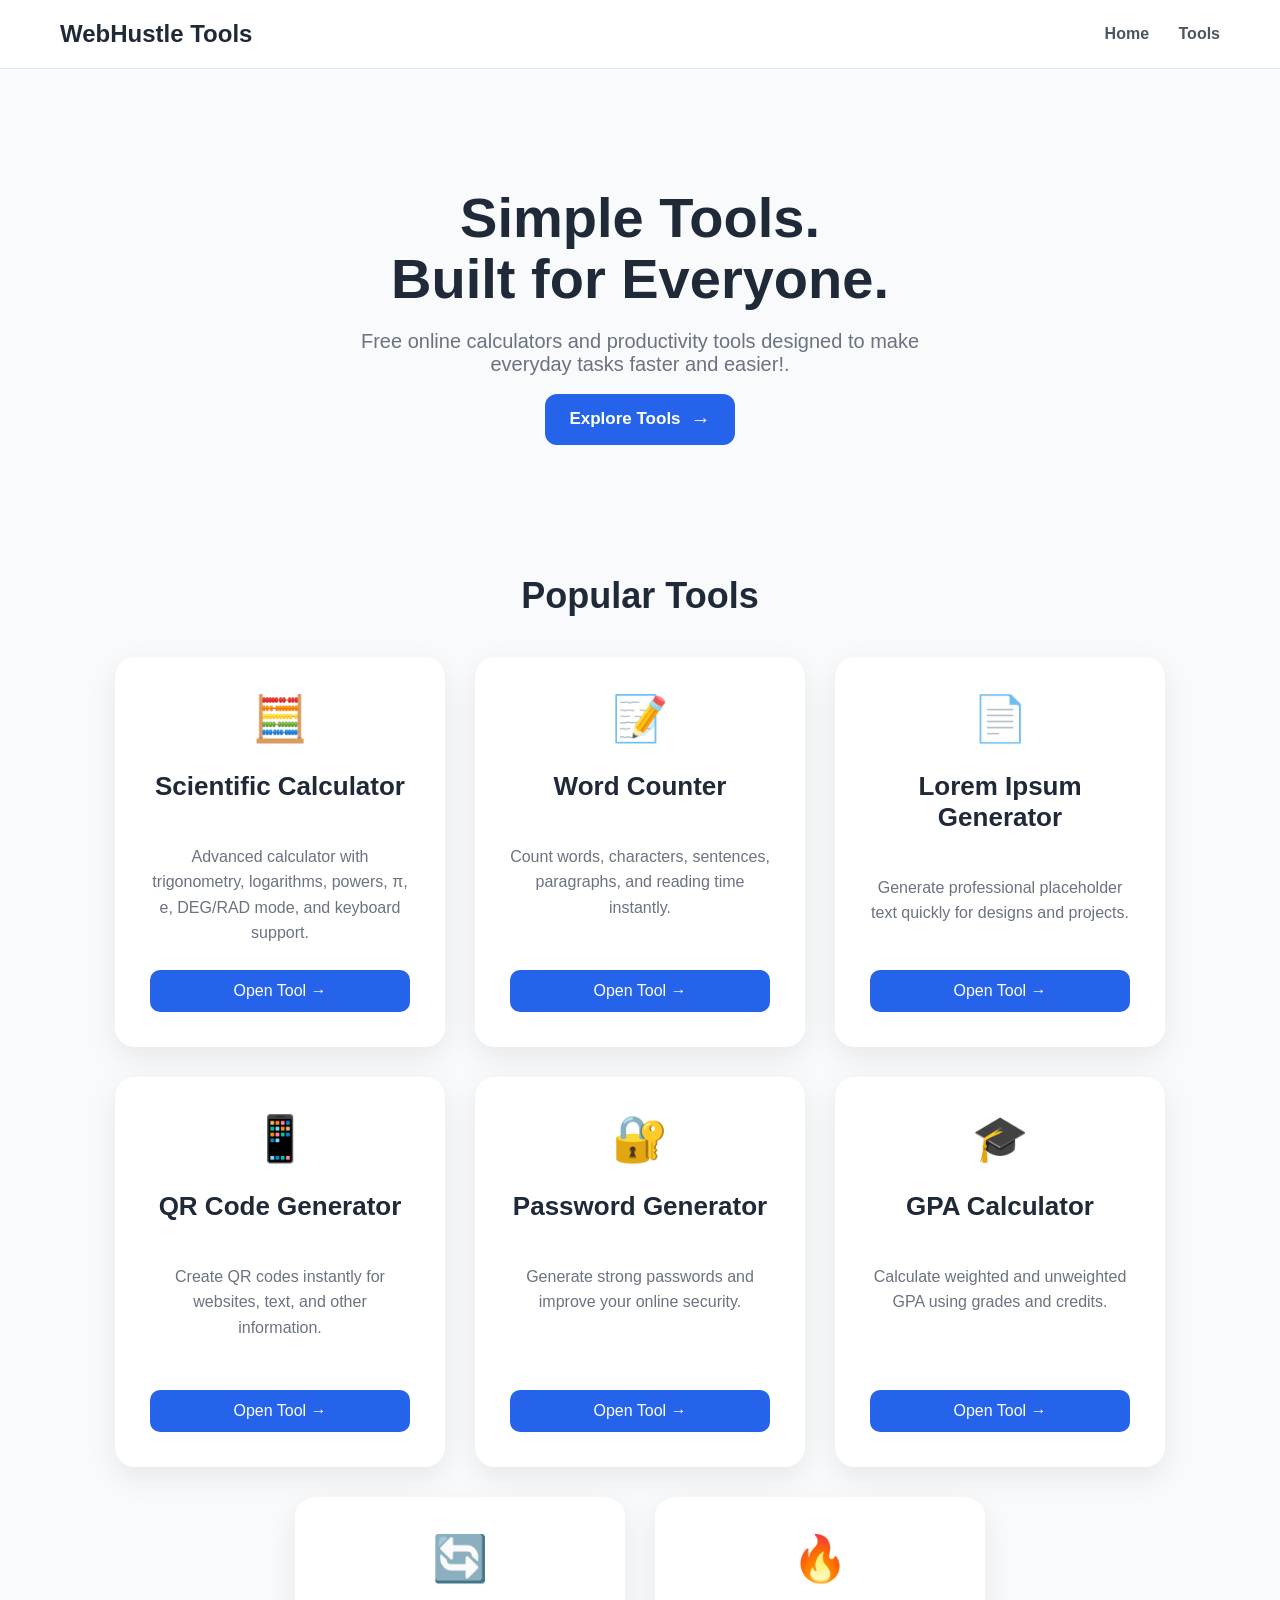
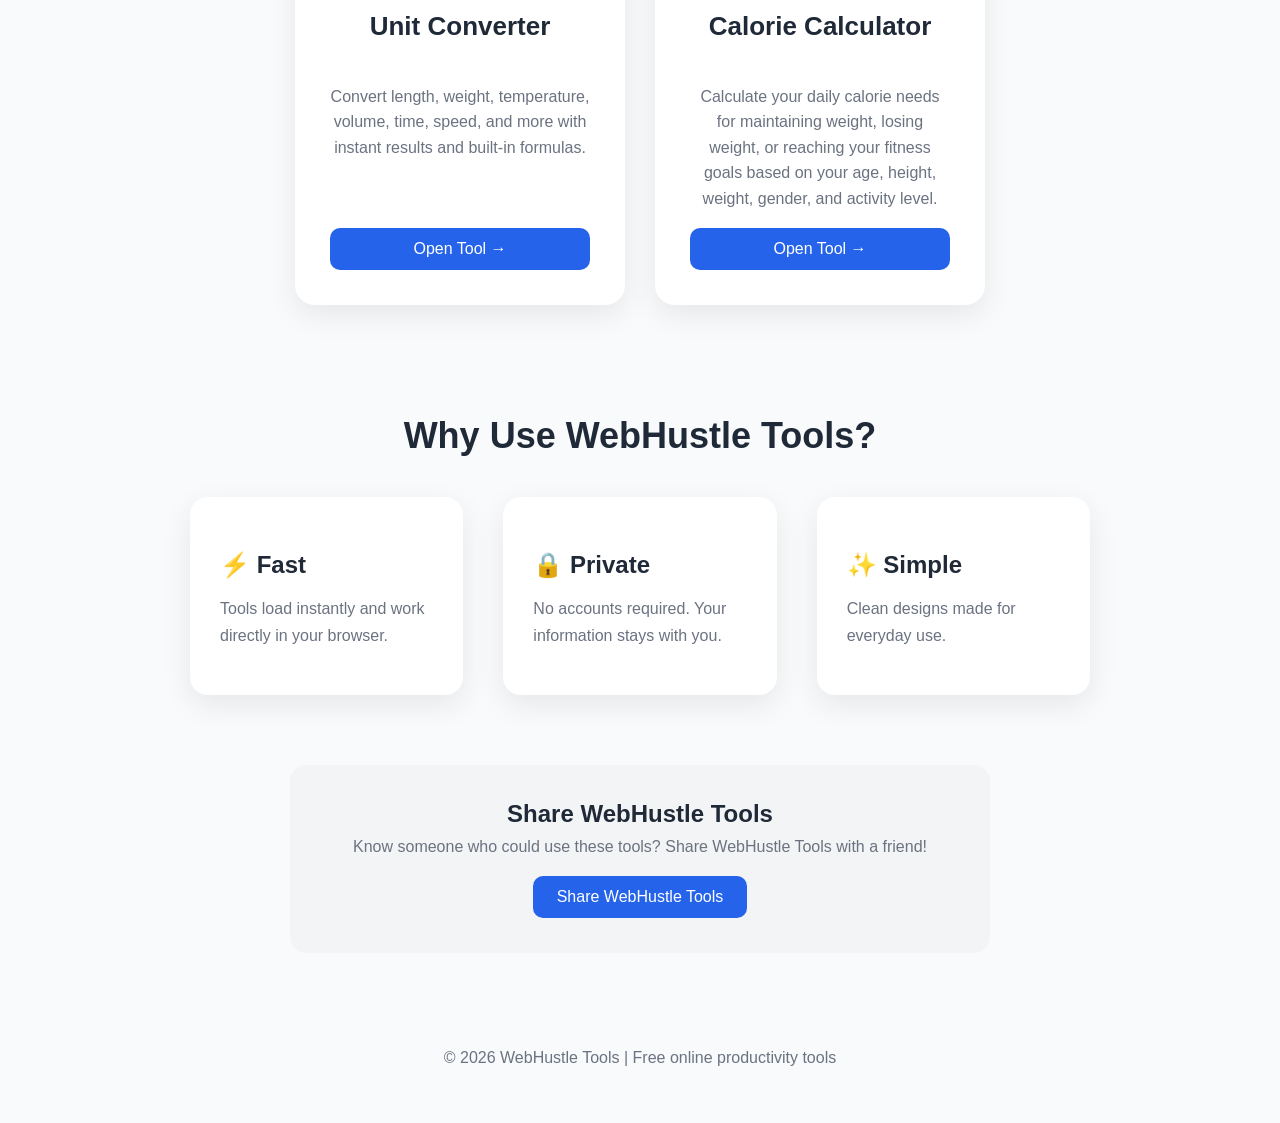
<file: index.html>
<!DOCTYPE html>
<html lang="en">

<head>
<meta name="google-site-verification" content="_8DViYbLdg-SuFxw3wSltxc5aG56hmnzWncEn_hVqXU" />
<meta charset="UTF-8">

<meta name="viewport" content="width=device-width, initial-scale=1.0">

<title>WebHustle Tools - Free Online Calculators & Productivity Tools</title>

<meta name="description" content="Free online tools including calculators, generators, and productivity tools designed to help you work faster and easier.">

<link rel="canonical" href="https://webhustletools.com/">

<link rel="stylesheet" href="home-style.css">

</head>

<body>


<nav>

    <div class="logo">
        WebHustle Tools
    </div>


    <div class="nav-links">

        <a href="index.html">Home</a>

        <a href="#tools">Tools</a>

    </div>

</nav>





<header class="hero">


<h1>
    Simple Tools.<br>
    Built for Everyone.
</h1>


<p>
    Free online calculators and productivity tools
    designed to make everyday tasks faster and easier!.
</p>


<a href="#tools" class="explore-tools-btn">
    Explore Tools <span>→</span>
</a>


</header>

<section id="tools">

    
<h2>
    Popular Tools
</h2>


<div class="tool-grid">

<div class="tool-card">

<div class="icon">
🧮
</div>

<h3>
Scientific Calculator
</h3>

<p>
Advanced calculator with trigonometry,
logarithms, powers, π, e, DEG/RAD mode,
and keyboard support.
</p>

<a href="scientific-calculator/index.html">
Open Tool →
</a>

</div>







<div class="tool-card">

<div class="icon">
📝
</div>

<h3>
Word Counter
</h3>

<p>
Count words, characters, sentences,
paragraphs, and reading time instantly.
</p>

<a href="word-counter/index.html">
Open Tool →
</a>

</div>







<div class="tool-card">

<div class="icon">
📄
</div>

<h3>
Lorem Ipsum Generator
</h3>

<p>
Generate professional placeholder text
quickly for designs and projects.
</p>

<a href="lorem-ipsum/index.html">
Open Tool →
</a>

</div>


<div class="tool-card">

<div class="icon">
📱
</div>

<h3>
QR Code Generator
</h3>

<p>
Create QR codes instantly for websites,
text, and other information.
</p>

<a href="qr-code-generator/index.html">
Open Tool →
</a>

</div>







<div class="tool-card">

<div class="icon">
🔐
</div>

<h3>
Password Generator
</h3>

<p>
Generate strong passwords and improve
your online security.
</p>

<a href="password-generator/index.html">
Open Tool →
</a>

</div>







<div class="tool-card">

<div class="icon">
🎓
</div>

<h3>
GPA Calculator
</h3>

<p>
Calculate weighted and unweighted GPA
using grades and credits.
</p>

<a href="gpa-calculator/index.html">
Open Tool →
</a>

</div>

<div class="tool-card">

<div class="icon">
    🔄
</div>


<h3>
    Unit Converter
</h3>


<p>
    Convert length, weight, temperature,
    volume, time, speed, and more with
    instant results and built-in formulas.
</p>


<a href="unit-converter/index.html">
    Open Tool →
</a>

</div>

<!-- ==============================
     Calorie Calculator Tool Card
================================ -->

<div class="tool-card">

    <div class="icon">
        🔥
    </div>


    <h3>
        Calorie Calculator
    </h3>


    <p>
        Calculate your daily calorie needs for maintaining weight,
        losing weight, or reaching your fitness goals based on your
        age, height, weight, gender, and activity level.
    </p>


    <a href="calorie-calculator/index.html">
        Open Tool →
    </a>
    <!-- End of Tool Card -->
</div>

</section>






<section class="features">


<h2>
Why Use WebHustle Tools?
</h2>


<div class="feature-grid">


<div>

<h3>
⚡ Fast
</h3>

<p>
Tools load instantly and work directly in your browser.
</p>

</div>



<div>

<h3>
🔒 Private
</h3>

<p>
No accounts required. Your information stays with you.
</p>

</div>



<div>

<h3>
✨ Simple
</h3>

<p>
Clean designs made for everyday use.
</p>

</div>


</div>


</section>

<!-- =====================================
     Share WebHustle Tools
====================================== -->

<section class="share-section">

    <h2>
        Share WebHustle Tools
    </h2>

    <p>
        Know someone who could use these tools?
        Share WebHustle Tools with a friend!
    </p>

    <button id="shareButton">
        Share WebHustle Tools
    </button>

</section>


<footer>

<p>
© 2026 WebHustle Tools | Free online productivity tools
</p>

</footer>

<!-- =====================================
     Back to Top Button
====================================== -->

<button id="backToTop" aria-label="Back to top">
    ↑
</button>

<script>

const backToTop = document.getElementById("backToTop");

window.addEventListener("scroll", () => {

    if(window.scrollY > 500){

        backToTop.style.display = "flex";

    }

    else{

        backToTop.style.display = "none";

    }

});

backToTop.addEventListener("click", () => {

    window.scrollTo({

        top:0,

        behavior:"smooth"

    });

});

</script>

<script>

const shareButton = document.getElementById("shareButton");

shareButton.addEventListener("click", async () => {

    const shareData = {
        title: "WebHustle Tools",
        text: "Check out WebHustle Tools — free online tools for everyday tasks.",
        url: window.location.origin
    };


    if (navigator.share) {

        try {

            await navigator.share(shareData);

        } catch (error) {

            // User closed the share menu.
        }

    } else {

        try {

            await navigator.clipboard.writeText(window.location.origin);

            shareButton.textContent = "Link Copied!";

            setTimeout(() => {

                shareButton.textContent = "Share WebHustle Tools";

            }, 2000);

        } catch (error) {

            shareButton.textContent = "Copy Link";

        }

    }

});

</script>

</body>

</html>
</file>
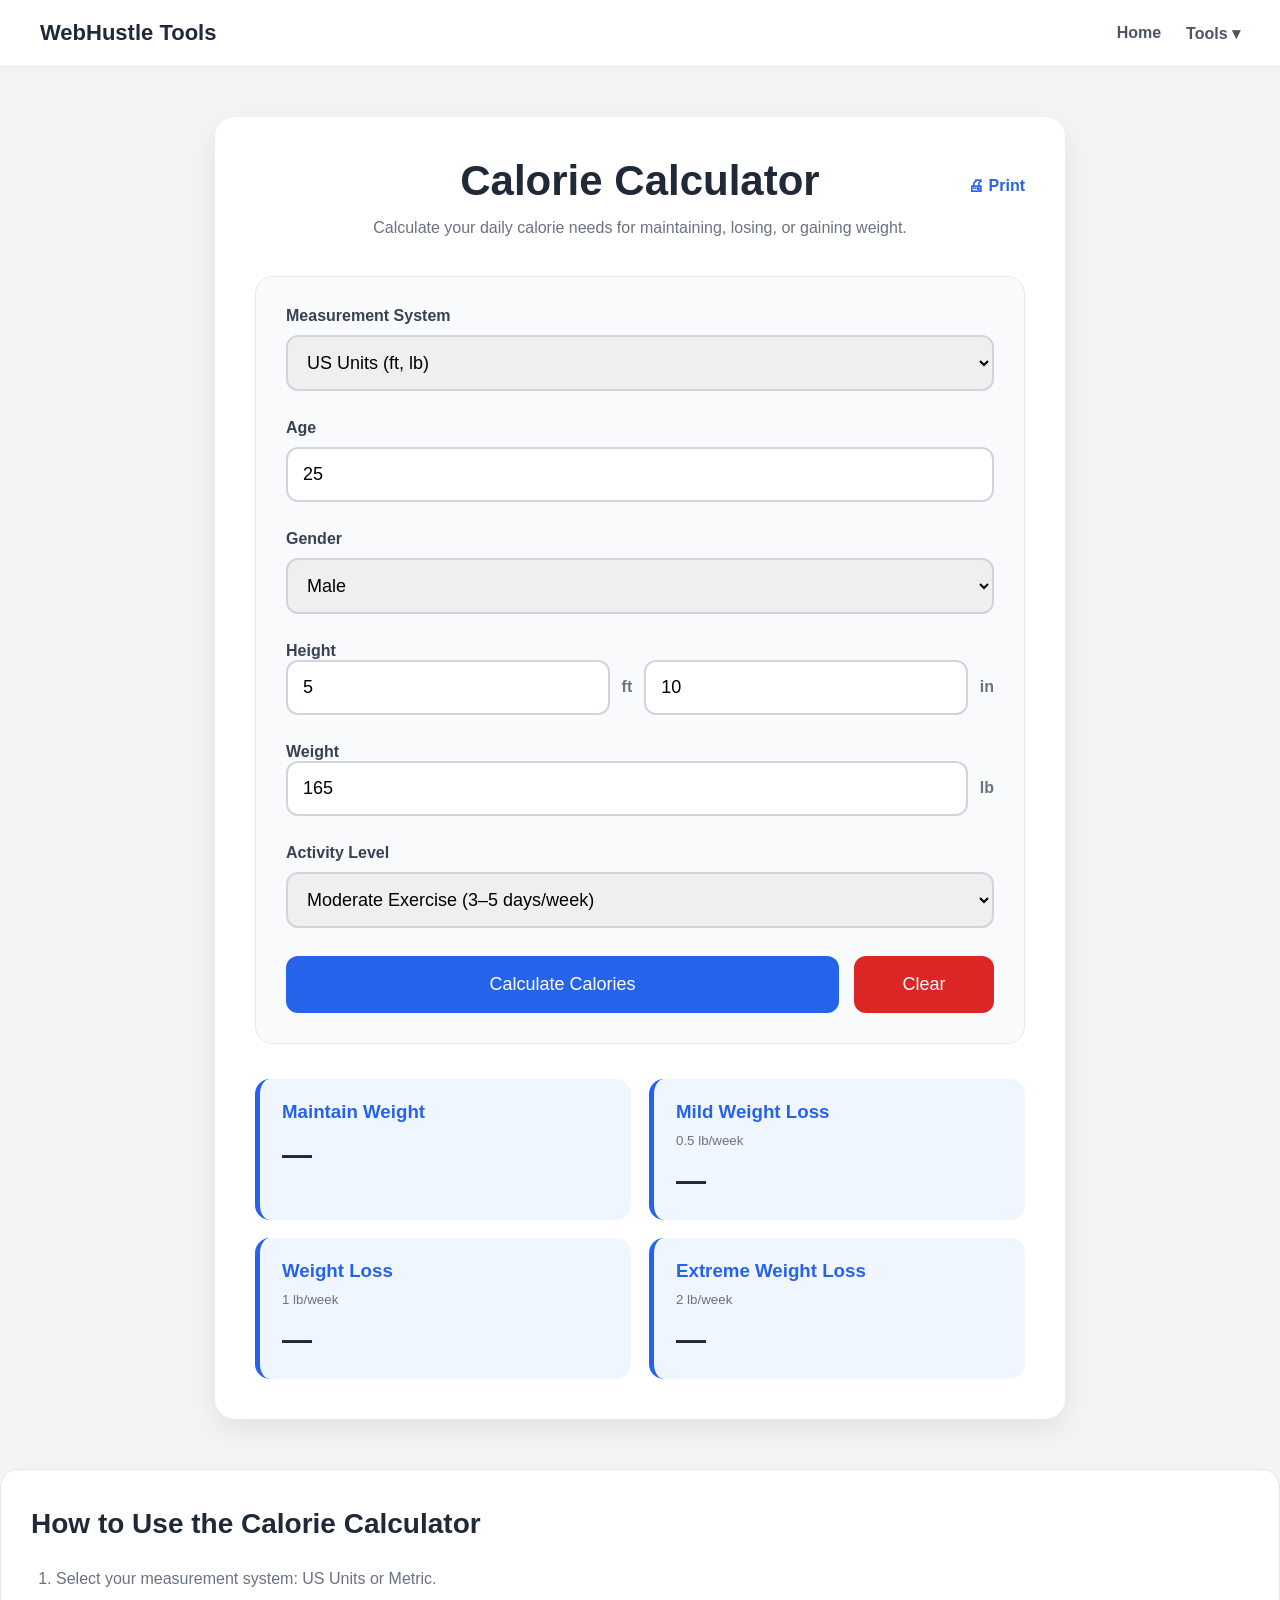
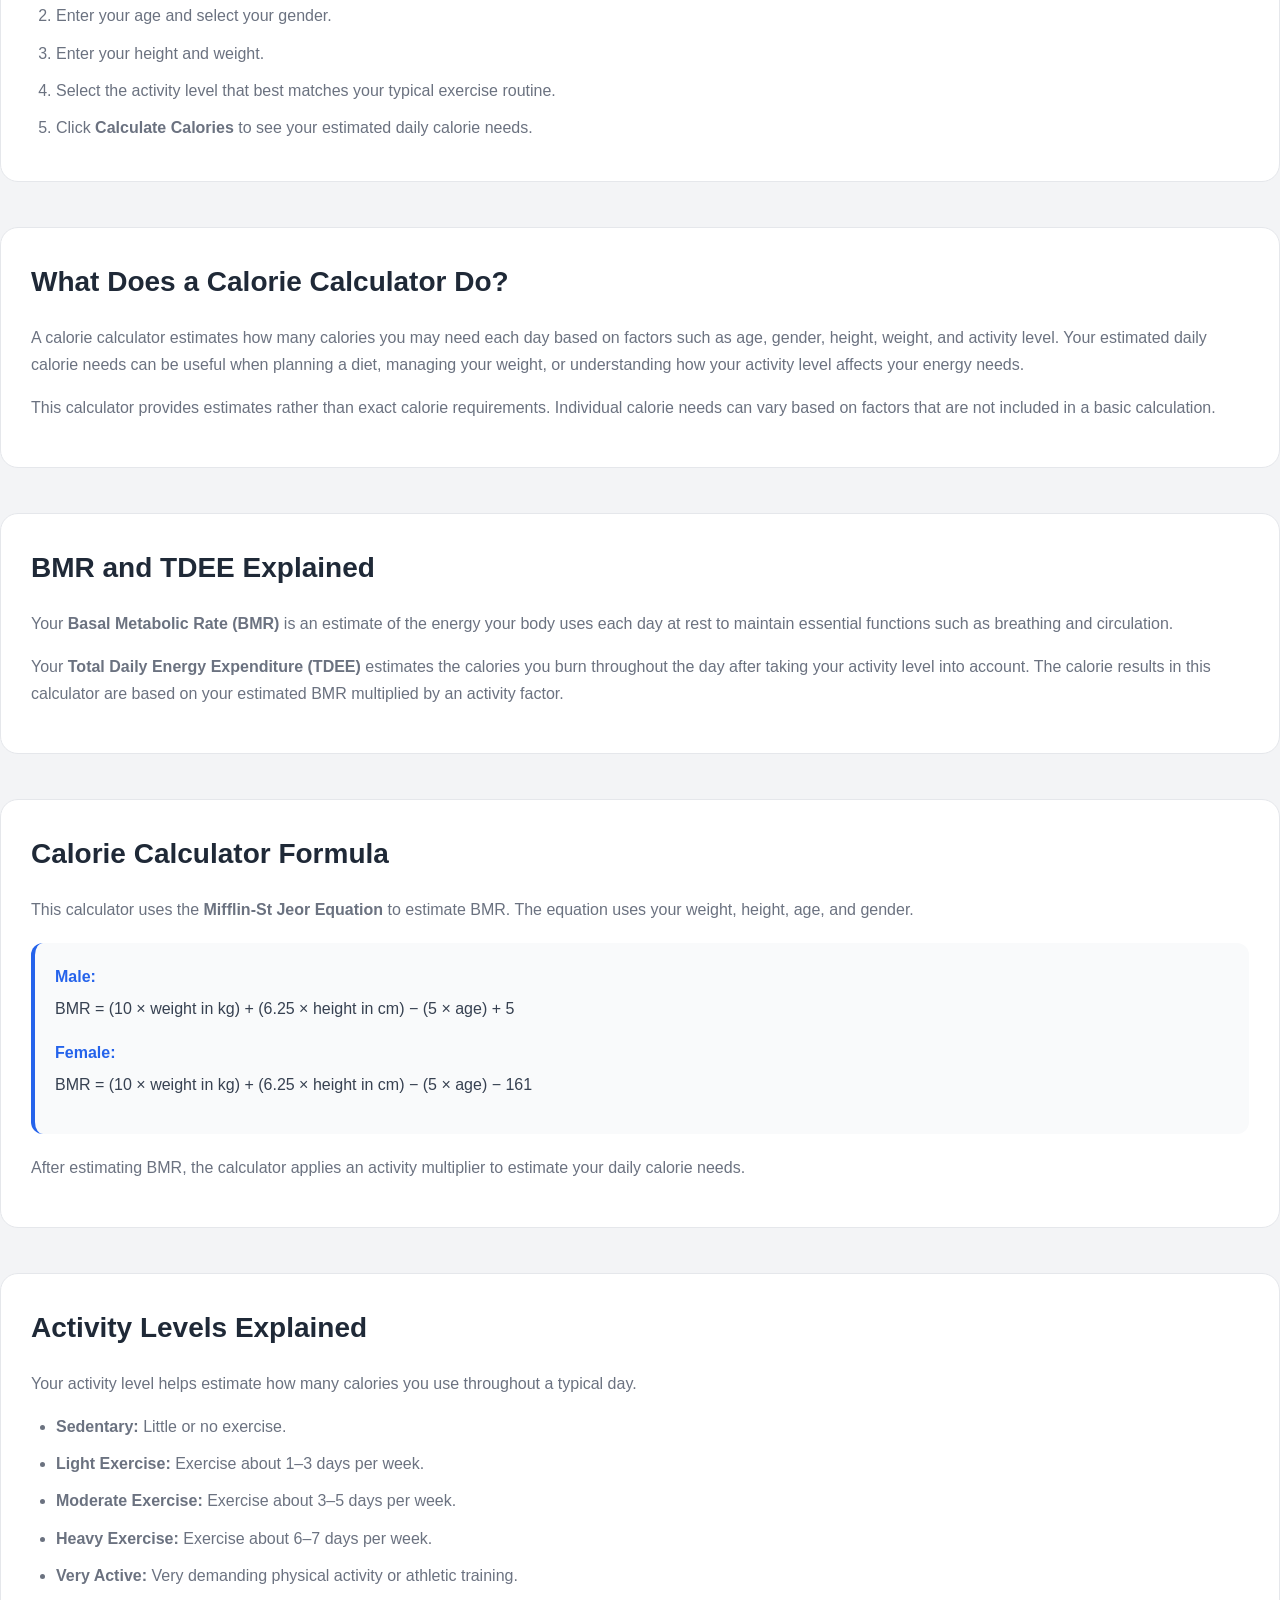
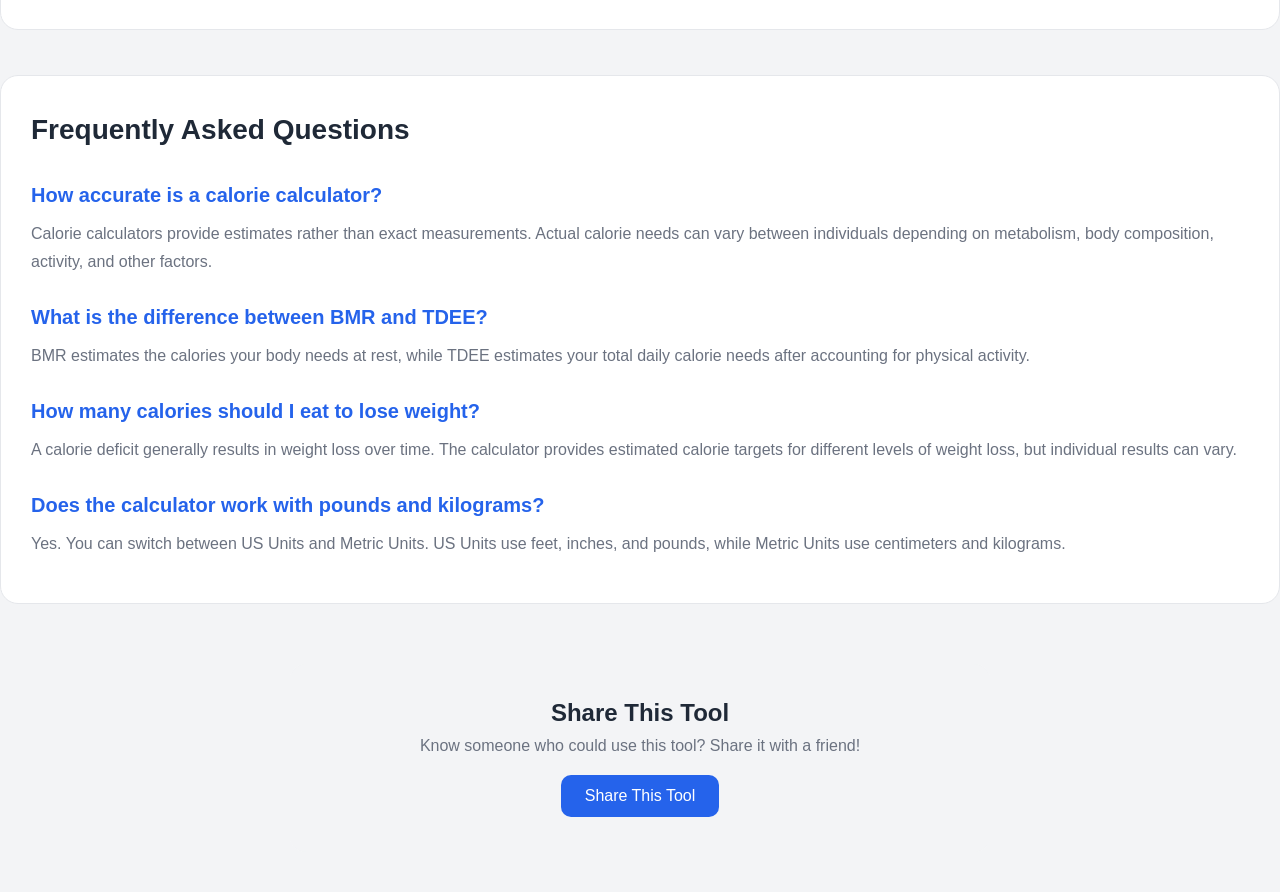
<file: calorie-calculator/index.html>
<!DOCTYPE html>
<html lang="en">

<head>

    <meta charset="UTF-8">

    <meta name="viewport" content="width=device-width, initial-scale=1.0">

    <title>Calorie Calculator | WebHustle Tools</title>

    <meta name="description" content="Calculate your daily calorie needs for maintaining, losing, or gaining weight using our free calorie calculator.">
<link rel="canonical" href="https://webhustletools.com/calorie-calculator/">
    <link rel="stylesheet" href="style.css">

</head>

   <nav>

    <div class="logo">
        <a href="../index.html">
            WebHustle Tools
        </a>
    </div>


    <div class="nav-links">

        <a href="../index.html">
            Home
        </a>


        <div class="tools-dropdown">

            <button class="tools-dropdown-button">
                Tools ▾
            </button>


            <div class="tools-dropdown-menu">

                <a href="../scientific-calculator/index.html">
                    Scientific Calculator
                </a>

                <a href="../word-counter/index.html">
                    Word Counter
                </a>

                <a href="../lorem-ipsum/index.html">
                    Lorem Ipsum Generator
                </a>

                <a href="../qr-code-generator/index.html">
                    QR Code Generator
                </a>

                <a href="../password-generator/index.html">
                    Password Generator
                </a>

                <a href="../gpa-calculator/index.html">
                    GPA Calculator
                </a>

                <a href="../unit-converter/index.html">
                    Unit Converter
                </a>

                <a href="../calorie-calculator/index.html">
                    Calorie Calculator
                </a>

            </div>

        </div>

    </div>

</nav>

<div class="container">

   <div class="title-row">

    <h1>
        Calorie Calculator
    </h1>


    <a href="print.html" target="_blank" class="print-link">
        🖨 Print
    </a>

</div>

    <p class="subtitle">
        Calculate your daily calorie needs for maintaining, losing, or gaining weight.
    </p>


    <!-- =====================================
         Calculator
    ====================================== -->

    <div class="calculator">

        <!-- Measurement System -->

        <div class="row">

            <label>
                Measurement System
            </label>

            <select id="unitSystem">

                <option value="us">
                    US Units (ft, lb)
                </option>

                <option value="metric">
                    Metric (cm, kg)
                </option>

            </select>

        </div>



        <!-- Age -->

        <div class="row">

            <label>
                Age
            </label>

            <input
                type="number"
                id="age"
                min="15"
                max="80"
                value="25"
            >

        </div>



        <!-- Gender -->

        <div class="row">

            <label>
                Gender
            </label>

            <select id="gender">

                <option value="male">
                    Male
                </option>

                <option value="female">
                    Female
                </option>

            </select>

        </div>



        <!-- Height (US) -->

        <div id="heightUS">

            <label>
                Height
            </label>

            <div class="double-input">

                <input
                    type="number"
                    id="feet"
                    value="5"
                    min="1"
                    max="8"
                >

                <span>
                    ft
                </span>

                <input
                    type="number"
                    id="inches"
                    value="10"
                    min="0"
                    max="11"
                >

                <span>
                    in
                </span>

            </div>

        </div>



        <!-- Height (Metric) -->

        <!-- Height (Metric) -->

        <div id="heightMetric" style="display:none;">

            <label>
                Height
            </label>

            <div class="double-input">

                <input
                    type="number"
                    id="cm"
                    value="178"
                >

                <span>
                    cm
                </span>

            </div>

        </div>



        <!-- Weight (US) -->

        <div id="weightUS">

            <label>
                Weight
            </label>

            <div class="double-input">

                <input
                    type="number"
                    id="pounds"
                    value="165"
                >

                <span>
                    lb
                </span>

            </div>

        </div>



        <!-- Weight (Metric) -->

        <div id="weightMetric" style="display:none;">

            <label>
                Weight
            </label>

            <div class="double-input">

                <input
                    type="number"
                    id="kg"
                    value="75"
                >

                <span>
                    kg
                </span>

            </div>

        </div>



        <!-- Activity -->

        <div class="row">

            <label>
                Activity Level
            </label>

            <select id="activity">

                <option value="1.2">
                    Sedentary (little or no exercise)
                </option>

                <option value="1.375">
                    Light Exercise (1–3 days/week)
                </option>

                <option value="1.55" selected>
                    Moderate Exercise (3–5 days/week)
                </option>

                <option value="1.725">
                    Heavy Exercise (6–7 days/week)
                </option>

                <option value="1.9">
                    Athlete / Very Active
                </option>

            </select>

        </div>



        <!-- Button -->

        <div class="button-row">

    <button id="calculateBtn">

        Calculate Calories

    </button>


    <button id="clearBtn">

        Clear

    </button>

    </div>
    </div>



    <!-- =====================================
         Results
    ====================================== -->

    <div class="results">

        <div class="result-card">

            <h3>
                Maintain Weight
            </h3>

            <p id="maintain">

                —

            </p>

        </div>



        <div class="result-card">

            <h3>
                Mild Weight Loss
            </h3>

            <small>
                0.5 lb/week
            </small>

            <p id="mild">

                —

            </p>

        </div>



        <div class="result-card">

            <h3>
                Weight Loss
            </h3>

            <small>
                1 lb/week
            </small>

            <p id="loss">

                —

            </p>

        </div>



        <div class="result-card">

            <h3>
                Extreme Weight Loss
            </h3>

            <small>
                2 lb/week
            </small>

            <p id="extreme">

                —

            </p>

        </div>

    </div>

</div>

<!-- =====================================
     Instructions
====================================== -->

<section class="info-section">

    <h2>
        How to Use the Calorie Calculator
    </h2>

    <ol>

        <li>
            Select your measurement system: US Units or Metric.
        </li>

        <li>
            Enter your age and select your gender.
        </li>

        <li>
            Enter your height and weight.
        </li>

        <li>
            Select the activity level that best matches your typical exercise routine.
        </li>

        <li>
            Click <strong>Calculate Calories</strong> to see your estimated daily calorie needs.
        </li>

    </ol>

</section>



<!-- =====================================
     About the Calculator
====================================== -->

<section class="info-section">

    <h2>
        What Does a Calorie Calculator Do?
    </h2>

    <p>
        A calorie calculator estimates how many calories you may need each
        day based on factors such as age, gender, height, weight, and
        activity level. Your estimated daily calorie needs can be useful
        when planning a diet, managing your weight, or understanding how
        your activity level affects your energy needs.
    </p>

    <p>
        This calculator provides estimates rather than exact calorie
        requirements. Individual calorie needs can vary based on factors
        that are not included in a basic calculation.
    </p>

</section>



<!-- =====================================
     BMR & TDEE
====================================== -->

<section class="info-section">

    <h2>
        BMR and TDEE Explained
    </h2>

    <p>
        Your <strong>Basal Metabolic Rate (BMR)</strong> is an estimate of
        the energy your body uses each day at rest to maintain essential
        functions such as breathing and circulation.
    </p>

    <p>
        Your <strong>Total Daily Energy Expenditure (TDEE)</strong> estimates
        the calories you burn throughout the day after taking your activity
        level into account. The calorie results in this calculator are based
        on your estimated BMR multiplied by an activity factor.
    </p>

</section>



<!-- =====================================
     Formula
====================================== -->

<section class="info-section">

    <h2>
        Calorie Calculator Formula
    </h2>

    <p>
        This calculator uses the <strong>Mifflin-St Jeor Equation</strong>
        to estimate BMR. The equation uses your weight, height, age, and
        gender.
    </p>

    <div class="formula-box">

        <strong>
            Male:
        </strong>

        <p>
            BMR = (10 × weight in kg) + (6.25 × height in cm)
            − (5 × age) + 5
        </p>


        <strong>
            Female:
        </strong>

        <p>
            BMR = (10 × weight in kg) + (6.25 × height in cm)
            − (5 × age) − 161
        </p>

    </div>

    <p>
        After estimating BMR, the calculator applies an activity multiplier
        to estimate your daily calorie needs.
    </p>

</section>



<!-- =====================================
     Activity Levels
====================================== -->

<section class="info-section">

    <h2>
        Activity Levels Explained
    </h2>

    <p>
        Your activity level helps estimate how many calories you use
        throughout a typical day.
    </p>

    <ul>

        <li>
            <strong>Sedentary:</strong>
            Little or no exercise.
        </li>

        <li>
            <strong>Light Exercise:</strong>
            Exercise about 1–3 days per week.
        </li>

        <li>
            <strong>Moderate Exercise:</strong>
            Exercise about 3–5 days per week.
        </li>

        <li>
            <strong>Heavy Exercise:</strong>
            Exercise about 6–7 days per week.
        </li>

        <li>
            <strong>Very Active:</strong>
            Very demanding physical activity or athletic training.
        </li>

    </ul>

</section>



<!-- =====================================
     FAQ
====================================== -->

<section class="info-section">

    <h2>
        Frequently Asked Questions
    </h2>


    <h3>
        How accurate is a calorie calculator?
    </h3>

    <p>
        Calorie calculators provide estimates rather than exact measurements.
        Actual calorie needs can vary between individuals depending on
        metabolism, body composition, activity, and other factors.
    </p>


    <h3>
        What is the difference between BMR and TDEE?
    </h3>

    <p>
        BMR estimates the calories your body needs at rest, while TDEE
        estimates your total daily calorie needs after accounting for
        physical activity.
    </p>


    <h3>
        How many calories should I eat to lose weight?
    </h3>

    <p>
        A calorie deficit generally results in weight loss over time.
        The calculator provides estimated calorie targets for different
        levels of weight loss, but individual results can vary.
    </p>


    <h3>
        Does the calculator work with pounds and kilograms?
    </h3>

    <p>
        Yes. You can switch between US Units and Metric Units. US Units
        use feet, inches, and pounds, while Metric Units use centimeters
        and kilograms.
    </p>

</section>

<!-- =====================================
     Back to Top Button
====================================== -->

<button id="backToTop" aria-label="Back to top">
    ↑
</button>

<script src="script.js"></script>

<!-- =====================================
     Share This Tool
====================================== -->

<section class="share-section">

    <h2>
        Share This Tool
    </h2>

    <p>
        Know someone who could use this tool?
        Share it with a friend!
    </p>

    <button id="shareButton">
        Share This Tool
    </button>

</section>

</html>
</file>
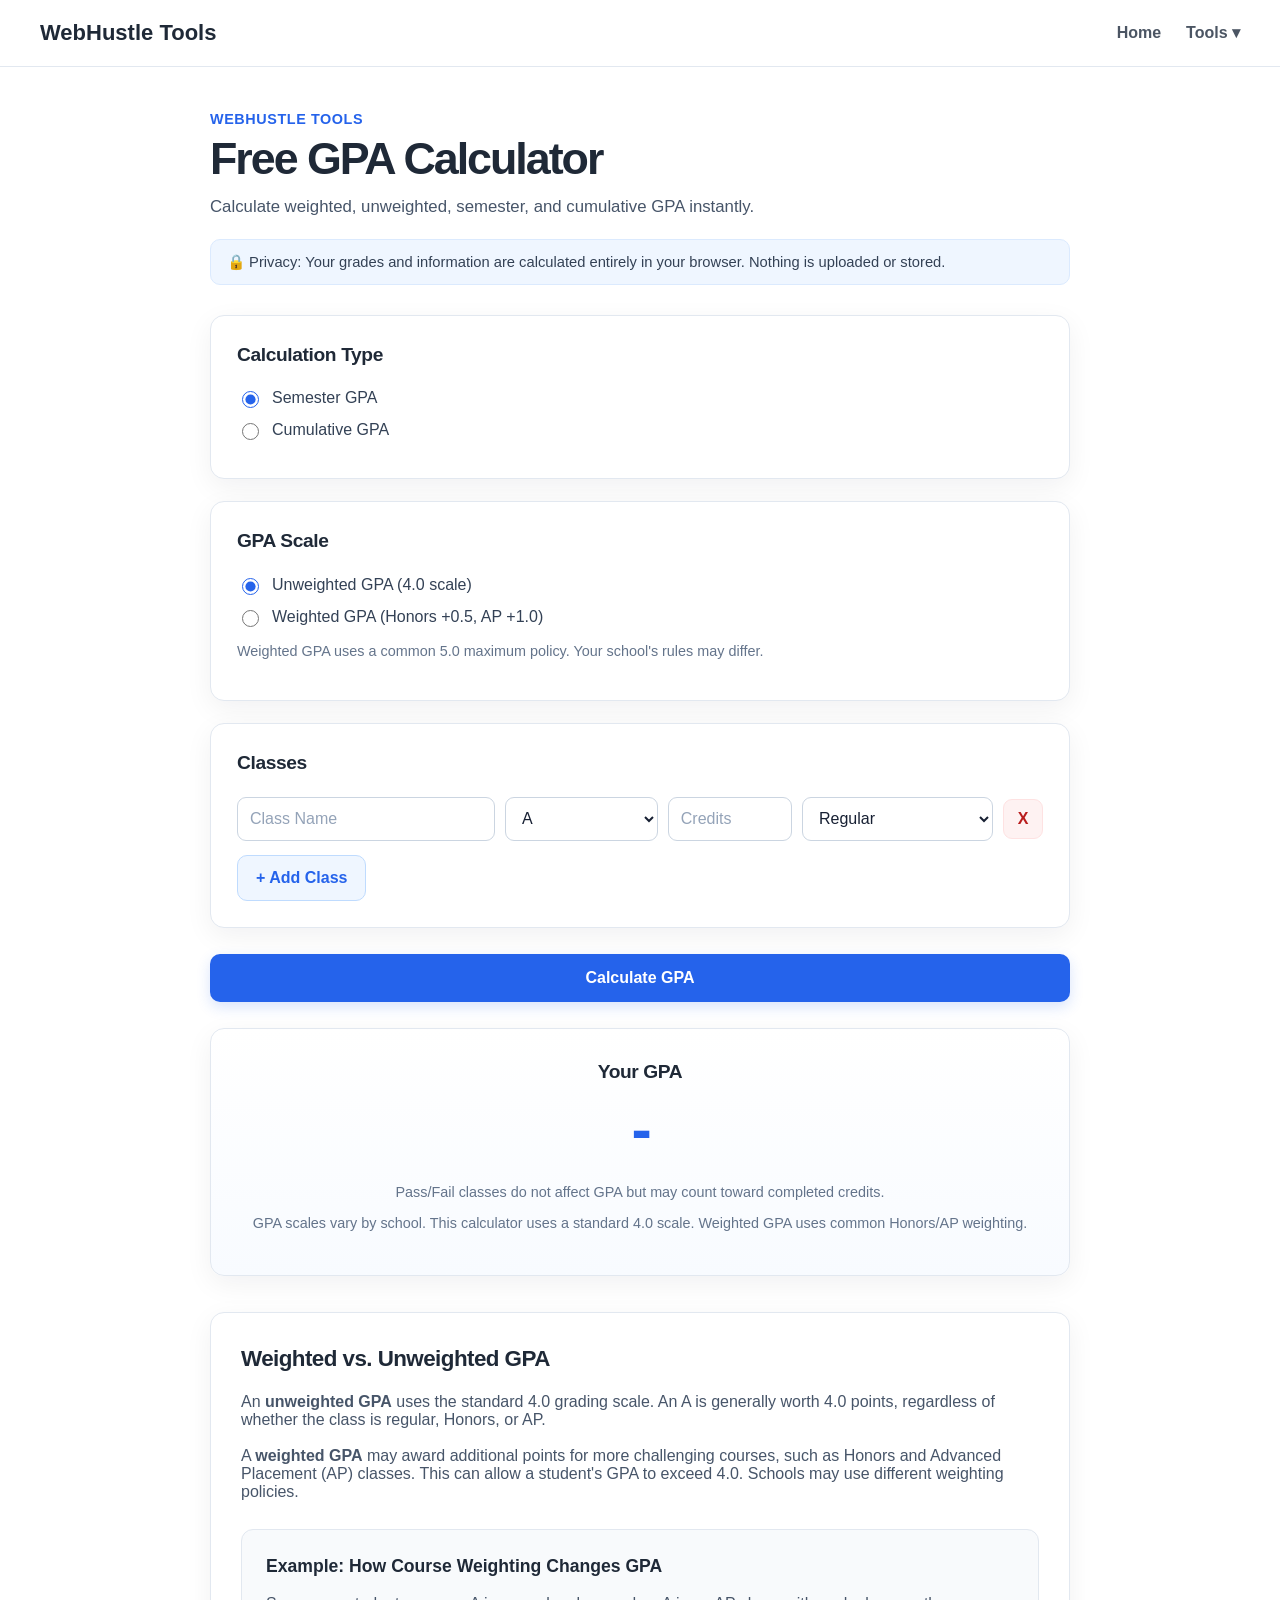
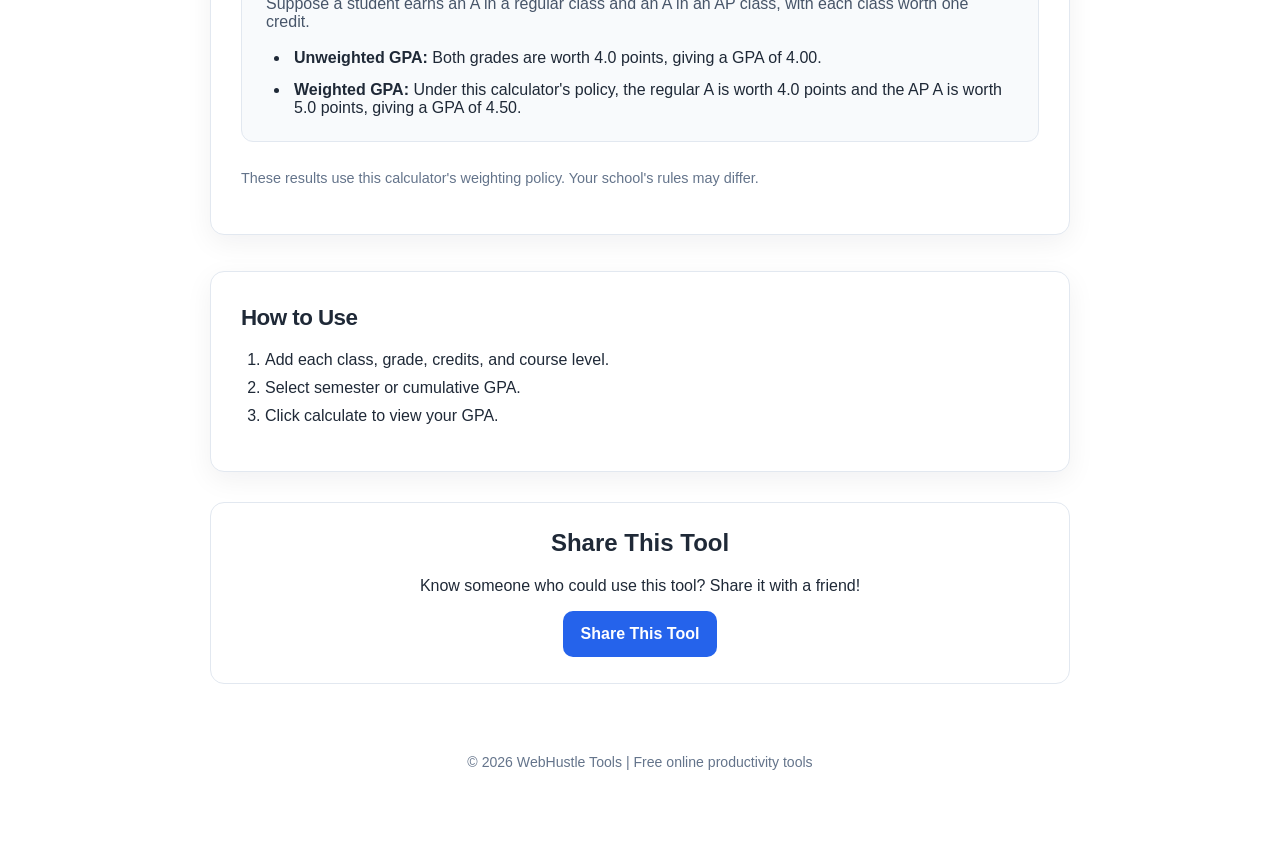
<file: gpa-calculator/index.html>
<!DOCTYPE html>
<html lang="en">

<head>

<meta charset="UTF-8">

<meta name="viewport" content="width=device-width, initial-scale=1.0">


<title>Free GPA Calculator | Weighted & Unweighted GPA | WebHustle Tools</title>

<link rel="canonical" href="https://webhustletools.com/gpa-calculator/">

<meta name="description" content="Calculate semester and cumulative GPA with weighted and unweighted options. Add classes, credits, grades, and course levels with this free GPA calculator.">


<link rel="stylesheet" href="style.css">


</head>



<body>

<!-- =====================================
     Navigation
====================================== -->

<nav>

    <div class="logo">
        <a href="../index.html">
            WebHustle Tools
        </a>
    </div>


    <div class="nav-links">

        <a href="../index.html">
            Home
        </a>


        <div class="tools-dropdown">

            <button class="tools-dropdown-button">
                Tools ▾
            </button>


            <div class="tools-dropdown-menu">

                <a href="../scientific-calculator/index.html">
                    Scientific Calculator
                </a>

                <a href="../word-counter/index.html">
                    Word Counter
                </a>

                <a href="../lorem-ipsum/index.html">
                    Lorem Ipsum Generator
                </a>

                <a href="../qr-code-generator/index.html">
                    QR Code Generator
                </a>

                <a href="../password-generator/index.html">
                    Password Generator
                </a>

                <a href="../gpa-calculator/index.html">
                    GPA Calculator
                </a>

                <a href="../unit-converter/index.html">
                    Unit Converter
                </a>

                <a href="../calorie-calculator/index.html">
                    Calorie Calculator
                </a>

            </div>

        </div>

    </div>

</nav>

<div class="container">


<h2 class="brand">
WebHustle Tools
</h2>



<h1>
Free GPA Calculator
</h1>



<p>
Calculate weighted, unweighted, semester, and cumulative GPA instantly.
</p>




<p class="privacy">

🔒 Privacy: Your grades and information are calculated entirely in your browser.
Nothing is uploaded or stored.

</p>







<div class="settings">


<h2>
Calculation Type
</h2>



<label>

<input type="radio" name="calcType" value="semester" checked>

Semester GPA

</label>



<label>

<input type="radio" name="calcType" value="cumulative">

Cumulative GPA

</label>



<div id="previousSection" class="hidden">


<label>

Previous GPA:

<input type="number" id="previousGPA" step="0.01" placeholder="Example: 3.5">

</label>



<label>

Previous Credits:

<input type="number" id="previousCredits" placeholder="Example: 30">

</label>


</div>



</div>








<div class="classes">


<h2>
Classes
</h2>




<div id="classContainer"></div>





<button id="addClass">
+ Add Class
</button>



</div>







<button id="calculate">
Calculate GPA
</button>







<div class="result">


<h2>
Your GPA
</h2>


<p id="gpaResult">
-
</p>



<p class="note">

Pass/Fail classes do not affect GPA but may count toward completed credits.

</p>


<p class="note">

GPA scales vary by school. This calculator uses a standard 4.0 scale.
Weighted GPA uses common Honors/AP weighting.

</p>



</div>



<!-- =====================================
     Weighted vs. Unweighted GPA
====================================== -->

<section class="gpa-explanation">

    <h2>Weighted vs. Unweighted GPA</h2>

    <p>
        An <strong>unweighted GPA</strong> uses the standard 4.0
        grading scale. An A is generally worth 4.0 points,
        regardless of whether the class is regular, Honors, or AP.
    </p>

    <p>
        A <strong>weighted GPA</strong> may award additional points
        for more challenging courses, such as Honors and Advanced
        Placement (AP) classes. This can allow a student's GPA to
        exceed 4.0. Schools may use different weighting policies.
    </p>

    <div class="gpa-example">

        <h3>Example: How Course Weighting Changes GPA</h3>

        <p>
            Suppose a student earns an A in a regular class and an A
            in an AP class, with each class worth one credit.
        </p>

        <ul>
            <li>
                <strong>Unweighted GPA:</strong>
                Both grades are worth 4.0 points, giving a GPA of 4.00.
            </li>
            <li>
                <strong>Weighted GPA:</strong>
                Under this calculator's policy, the regular A is worth
                4.0 points and the AP A is worth 5.0 points, giving a
                GPA of 4.50.
            </li>
        </ul>

    </div>

    <p class="gpa-disclaimer">
        These results use this calculator's weighting policy.
        Your school's rules may differ.
    </p>

</section>



<div class="how-it-works">


<h2>
How to Use
</h2>


<ol>

<li>Add each class, grade, credits, and course level.</li>

<li>Select semester or cumulative GPA.</li>

<li>Click calculate to view your GPA.</li>

</ol>



</div>



<!-- =====================================
     Share This Tool
====================================== -->

<section class="share-section">

    <h2>
        Share This Tool
    </h2>

    <p>
        Know someone who could use this tool?
        Share it with a friend!
    </p>

    <button id="shareButton">
        Share This Tool
    </button>

</section>



<footer>

<p>
© 2026 WebHustle Tools | Free online productivity tools
</p>

</footer>


</div>


<!-- =====================================
     Back to Top Button
====================================== -->

<button id="backToTop" aria-label="Back to top">
    ↑
</button>


<script src="script.js"></script>

</body>
</file>
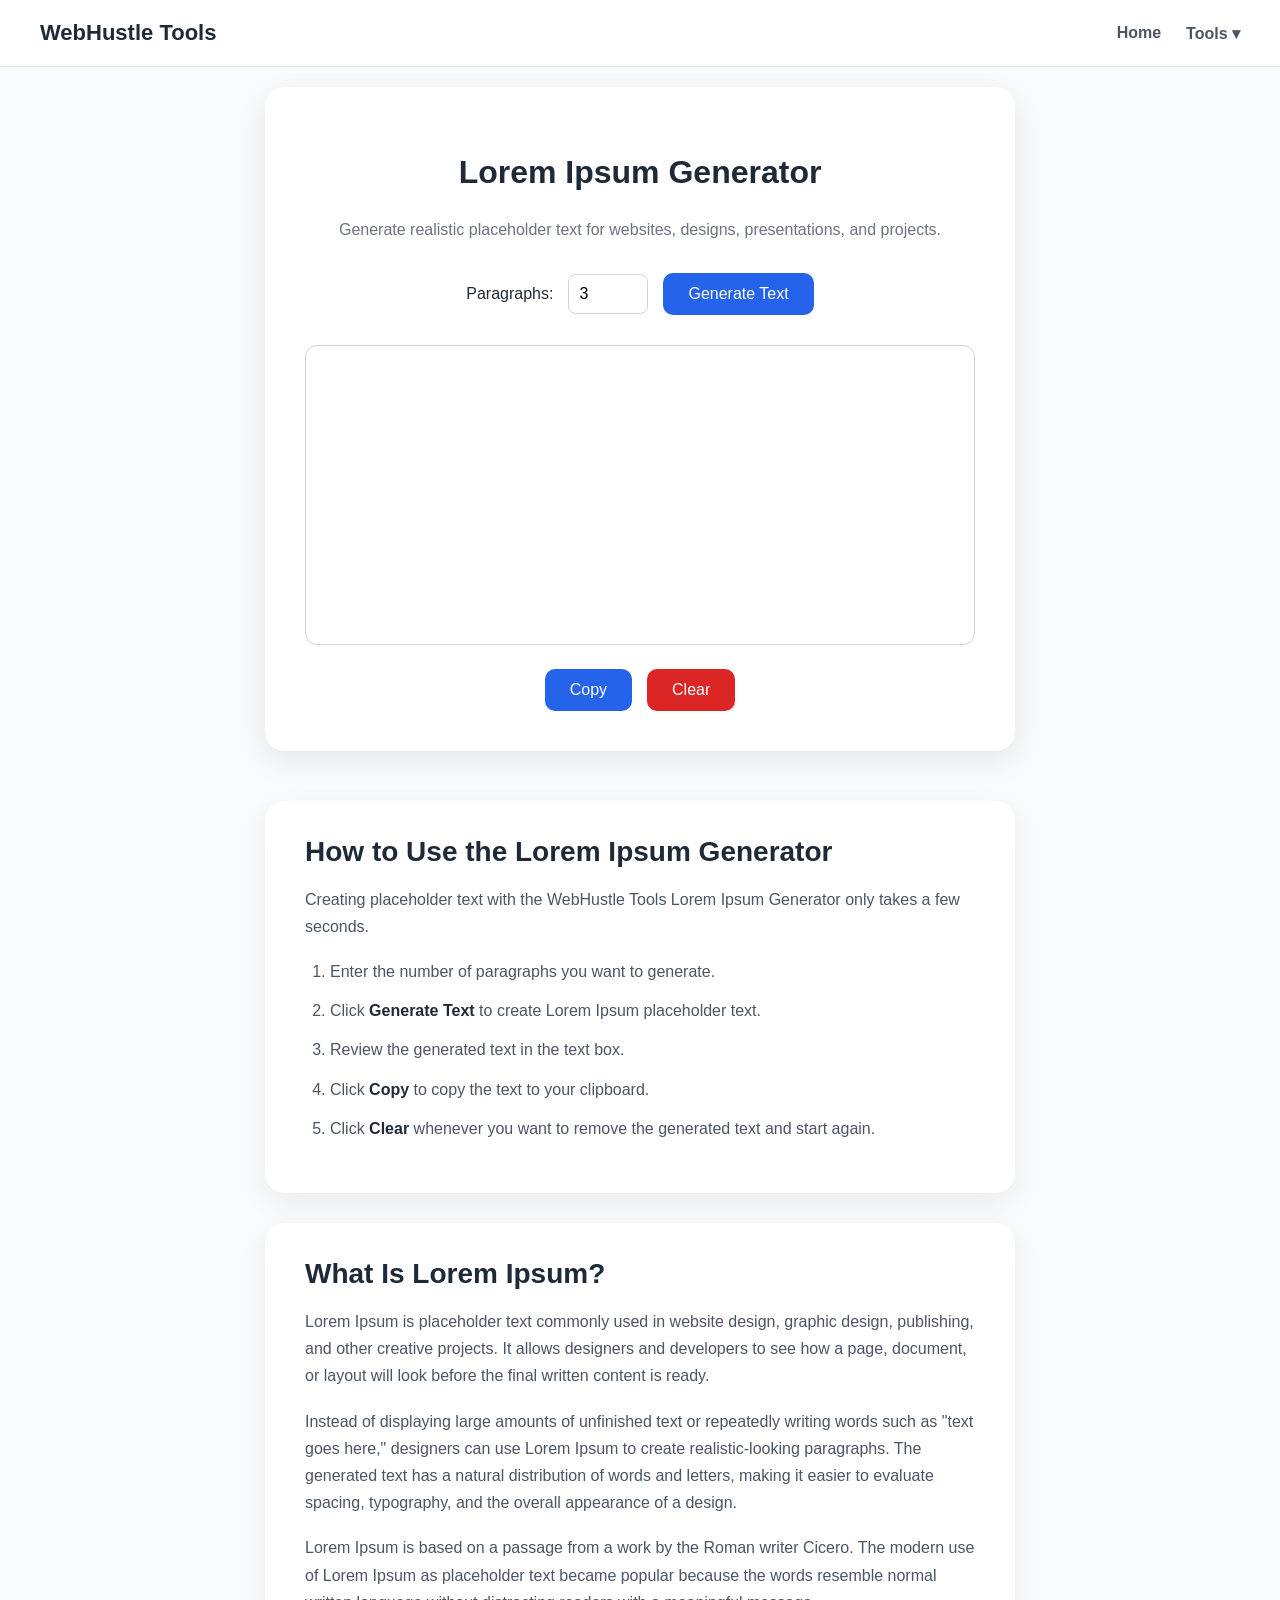
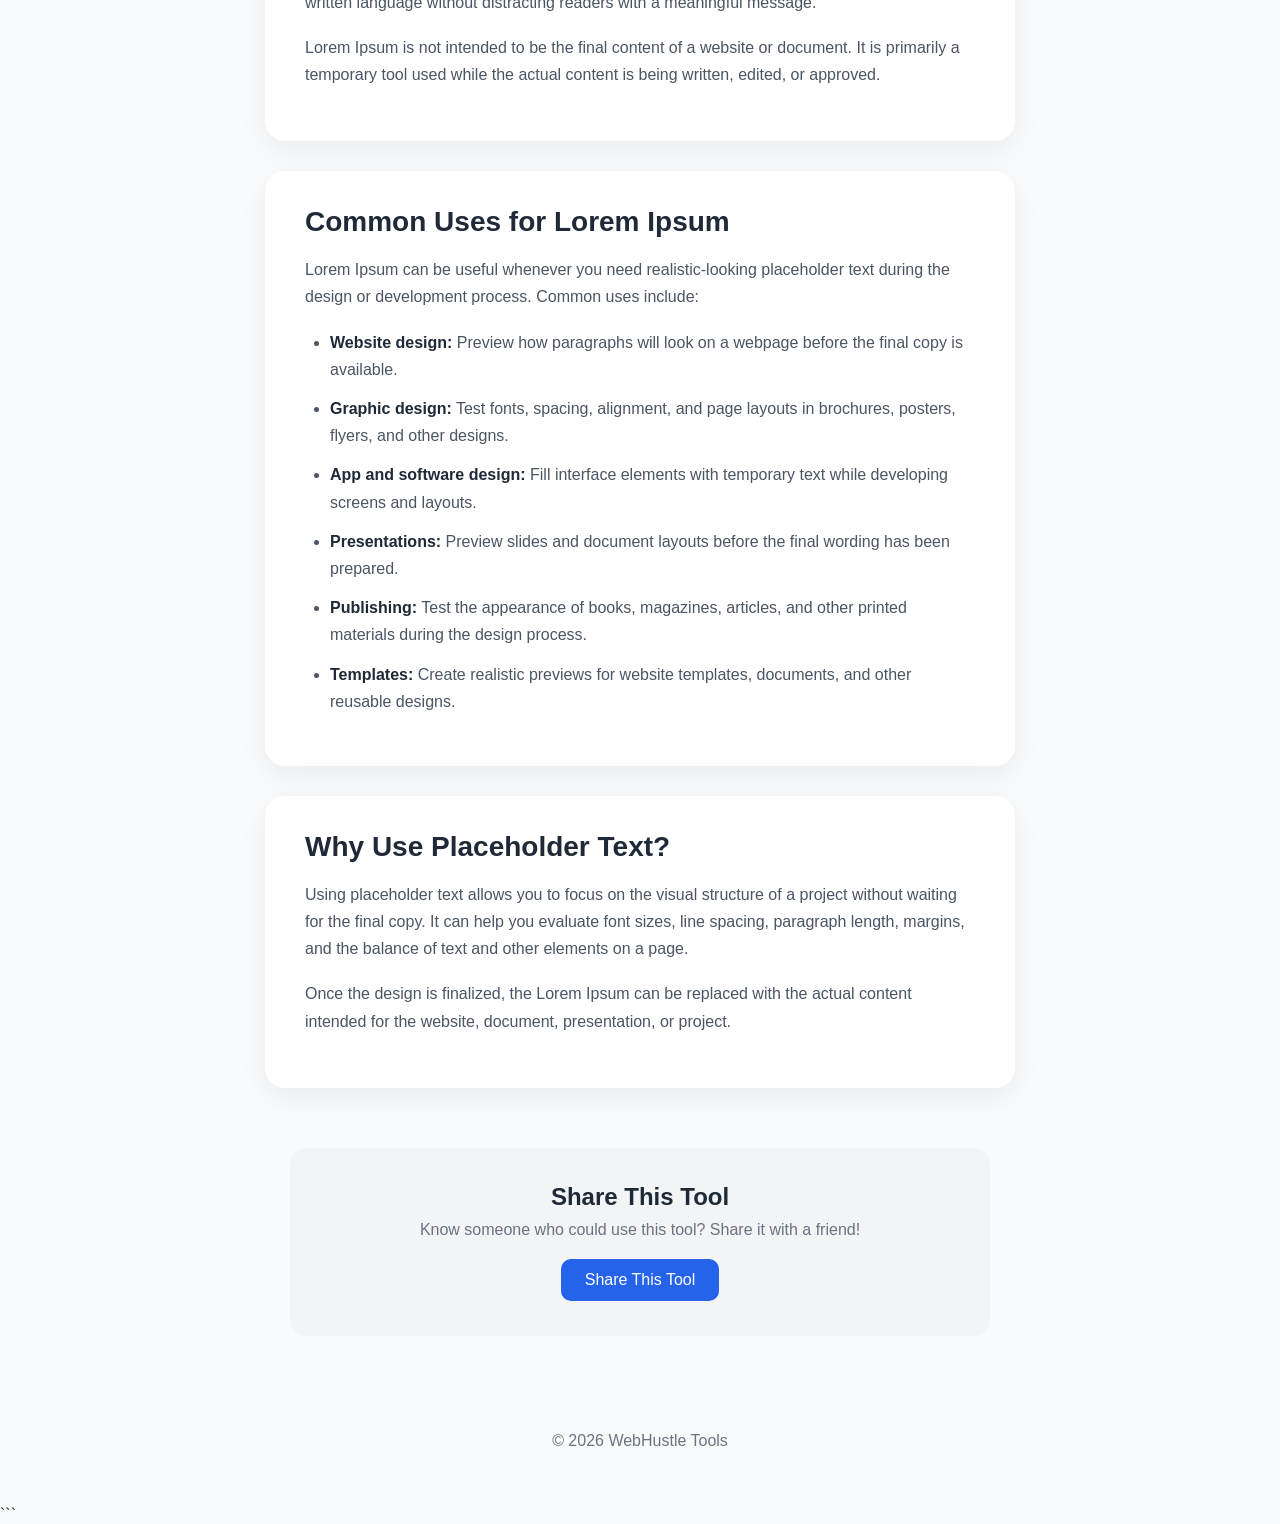
<file: lorem-ipsum/index.html>
<!DOCTYPE html>
<html lang="en">

<head>

    <meta charset="UTF-8">
    <meta name="viewport" content="width=device-width, initial-scale=1.0">

    <title>Free Lorem Ipsum Generator - WebHustle Tools</title>

    <meta name="description" content="Generate free Lorem Ipsum placeholder text for websites, designs, presentations, and projects. Copy random placeholder paragraphs instantly.">
<link rel="canonical" href="https://webhustletools.com/lorem-ipsum/">
    <link rel="stylesheet" href="style.css">

</head>


<body>

<!-- =====================================
     Navigation
====================================== -->

<nav>

    <div class="logo">
        <a href="../index.html">
            WebHustle Tools
        </a>
    </div>


    <div class="nav-links">

        <a href="../index.html">
            Home
        </a>


        <div class="tools-dropdown">

            <button class="tools-dropdown-button">
                Tools ▾
            </button>


            <div class="tools-dropdown-menu">

                <a href="../scientific-calculator/index.html">
                    Scientific Calculator
                </a>

                <a href="../word-counter/index.html">
                    Word Counter
                </a>

                <a href="../lorem-ipsum/index.html">
                    Lorem Ipsum Generator
                </a>

                <a href="../qr-code-generator/index.html">
                    QR Code Generator
                </a>

                <a href="../password-generator/index.html">
                    Password Generator
                </a>

                <a href="../gpa-calculator/index.html">
                    GPA Calculator
                </a>

                <a href="../unit-converter/index.html">
                    Unit Converter
                </a>

                <a href="../calorie-calculator/index.html">
                    Calorie Calculator
                </a>

            </div>

        </div>

    </div>

</nav>



<main>

<div class="tool-container">

    <h2>Lorem Ipsum Generator</h2>


    <p class="description">
        Generate realistic placeholder text for websites,
        designs, presentations, and projects.
    </p>



    <div class="controls">


        <label for="amount">
            Paragraphs:
        </label>


        <input 
            type="number" 
            id="amount" 
            value="3"
            min="1"
            max="10"
        >


        <button onclick="generateLorem()">
            Generate Text
        </button>


    </div>



    <textarea id="output" readonly></textarea>



    <div class="buttons">


        <button onclick="copyText()">
            Copy
        </button>


        <button onclick="clearText()" class="secondary">
            Clear
        </button>


    </div>



</div>

</main>


<!-- =====================================
     How to Use
====================================== -->

<section class="info-section">

    <h2>
        How to Use the Lorem Ipsum Generator
    </h2>


    <p>
        Creating placeholder text with the WebHustle Tools Lorem Ipsum Generator
        only takes a few seconds.
    </p>


    <ol>

        <li>
            Enter the number of paragraphs you want to generate.
        </li>

        <li>
            Click <strong>Generate Text</strong> to create Lorem Ipsum placeholder text.
        </li>

        <li>
            Review the generated text in the text box.
        </li>

        <li>
            Click <strong>Copy</strong> to copy the text to your clipboard.
        </li>

        <li>
            Click <strong>Clear</strong> whenever you want to remove the generated text
            and start again.
        </li>

    </ol>

</section>



<!-- =====================================
     About Lorem Ipsum
====================================== -->

<section class="info-section">

    <h2>
        What Is Lorem Ipsum?
    </h2>


    <p>
        Lorem Ipsum is placeholder text commonly used in website design,
        graphic design, publishing, and other creative projects. It allows
        designers and developers to see how a page, document, or layout will
        look before the final written content is ready.
    </p>


    <p>
        Instead of displaying large amounts of unfinished text or repeatedly
        writing words such as "text goes here," designers can use Lorem Ipsum
        to create realistic-looking paragraphs. The generated text has a
        natural distribution of words and letters, making it easier to
        evaluate spacing, typography, and the overall appearance of a design.
    </p>


    <p>
        Lorem Ipsum is based on a passage from a work by the Roman writer
        Cicero. The modern use of Lorem Ipsum as placeholder text became
        popular because the words resemble normal written language without
        distracting readers with a meaningful message.
    </p>


    <p>
        Lorem Ipsum is not intended to be the final content of a website or
        document. It is primarily a temporary tool used while the actual
        content is being written, edited, or approved.
    </p>

</section>



<!-- =====================================
     Common Uses
====================================== -->

<section class="info-section">

    <h2>
        Common Uses for Lorem Ipsum
    </h2>


    <p>
        Lorem Ipsum can be useful whenever you need realistic-looking
        placeholder text during the design or development process. Common
        uses include:
    </p>


    <ul>

        <li>
            <strong>Website design:</strong>
            Preview how paragraphs will look on a webpage before the final
            copy is available.
        </li>

        <li>
            <strong>Graphic design:</strong>
            Test fonts, spacing, alignment, and page layouts in brochures,
            posters, flyers, and other designs.
        </li>

        <li>
            <strong>App and software design:</strong>
            Fill interface elements with temporary text while developing
            screens and layouts.
        </li>

        <li>
            <strong>Presentations:</strong>
            Preview slides and document layouts before the final wording
            has been prepared.
        </li>

        <li>
            <strong>Publishing:</strong>
            Test the appearance of books, magazines, articles, and other
            printed materials during the design process.
        </li>

        <li>
            <strong>Templates:</strong>
            Create realistic previews for website templates, documents,
            and other reusable designs.
        </li>

    </ul>

</section>



<!-- =====================================
     Why Use Lorem Ipsum?
====================================== -->

<section class="info-section">

    <h2>
        Why Use Placeholder Text?
    </h2>


    <p>
        Using placeholder text allows you to focus on the visual structure
        of a project without waiting for the final copy. It can help you
        evaluate font sizes, line spacing, paragraph length, margins, and
        the balance of text and other elements on a page.
    </p>


    <p>
        Once the design is finalized, the Lorem Ipsum can be replaced with
        the actual content intended for the website, document, presentation,
        or project.
    </p>

</section>

<!-- =====================================
     Share This Tool
====================================== -->

<section class="share-section">

    <h2>
        Share This Tool
    </h2>

    <p>
        Know someone who could use this tool?
        Share it with a friend!
    </p>

    <button id="shareButton">
        Share This Tool
    </button>

</section>

<footer>

    <p>
        © 2026 WebHustle Tools
    </p>

</footer>
```

<!-- =====================================
     Back to Top Button
====================================== -->

<button id="backToTop" aria-label="Back to top">
    ↑
</button>


<script src="script.js"></script>

</body>

</html>
</file>
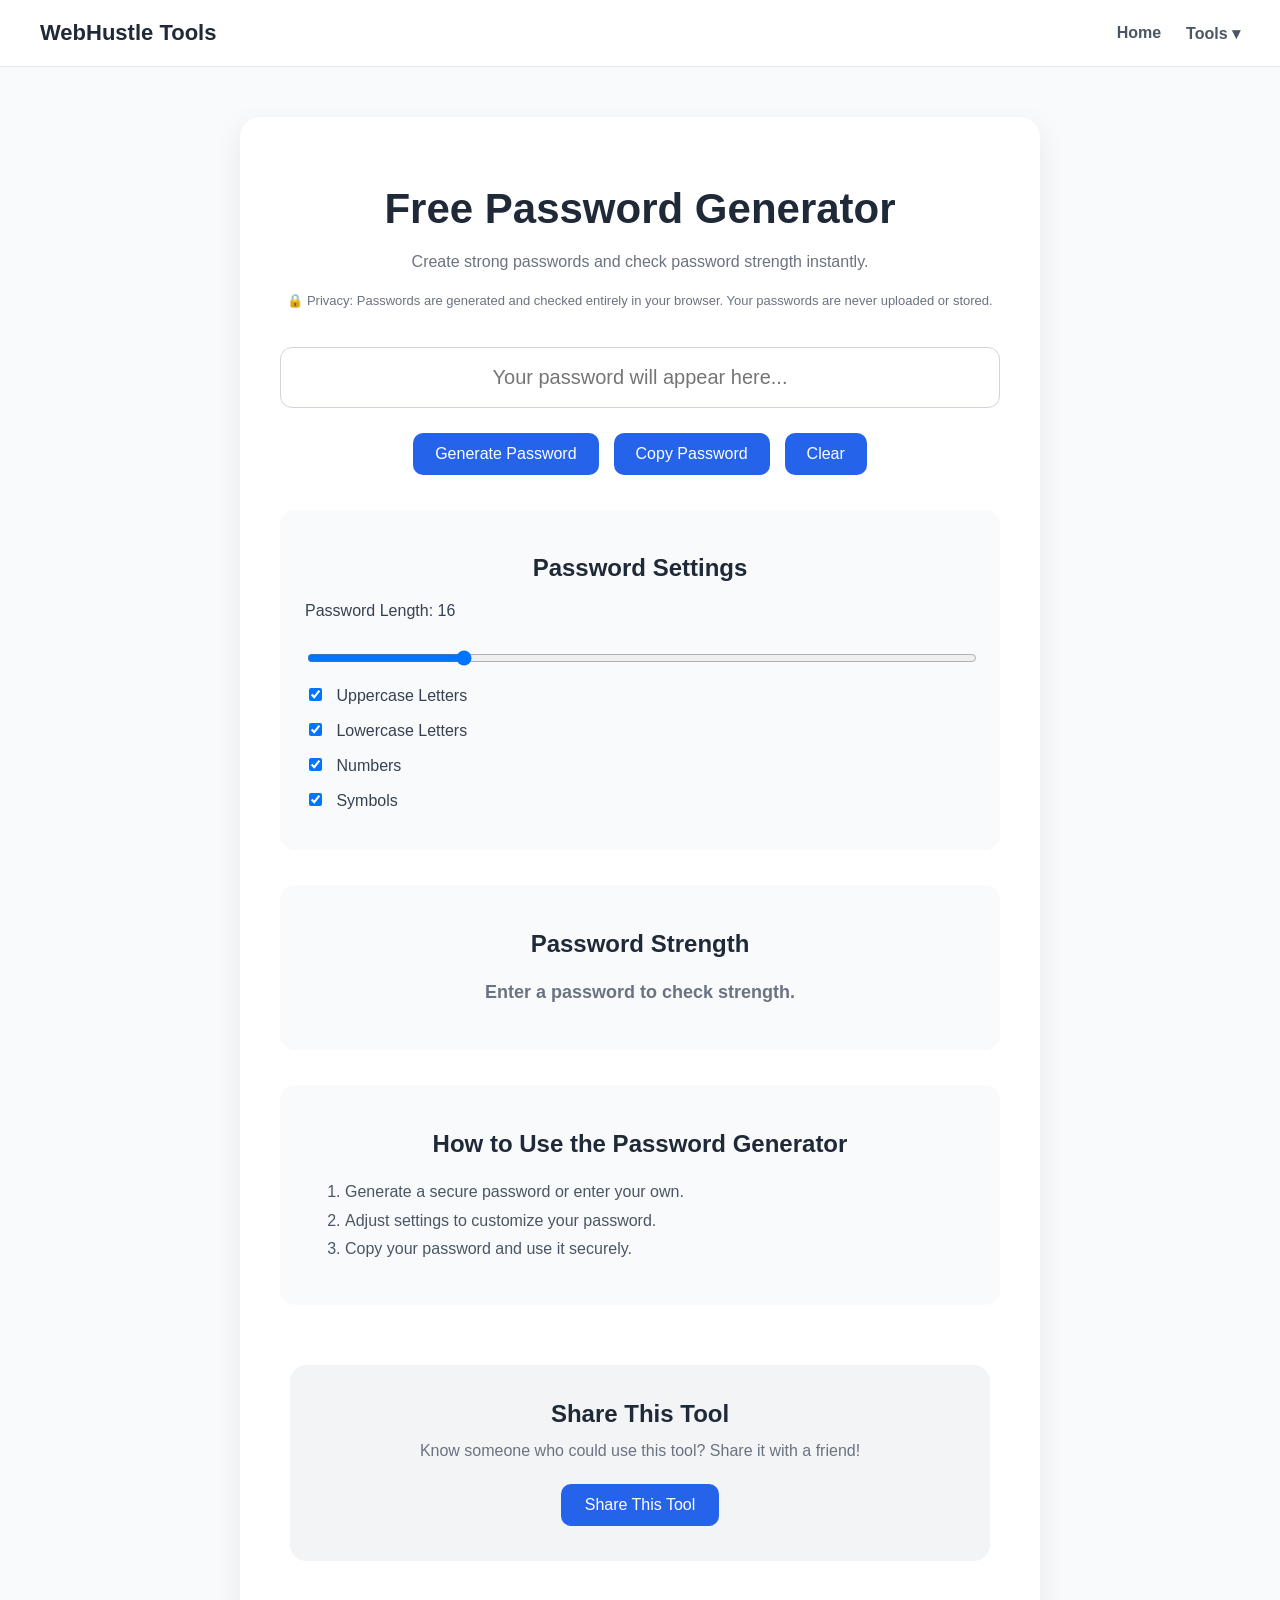
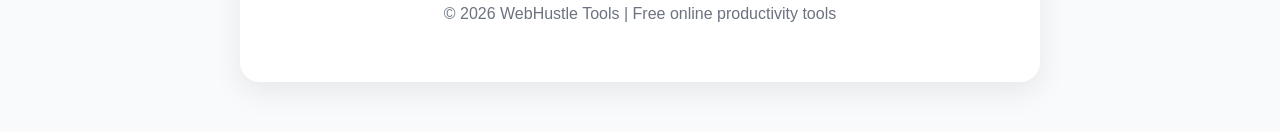
<file: password-generator/index.html>
<!DOCTYPE html>
<html lang="en">

<head>

    <meta charset="UTF-8">

    <meta name="viewport" content="width=device-width, initial-scale=1.0">


    <title>Free Password Generator & Strength Checker | WebHustle Tools</title>


    <meta name="description" content="Generate strong random passwords and check password strength instantly. Free secure password generator by WebHustle Tools.">

<link rel="canonical" href="https://webhustletools.com/password-generator/">
    <!-- Google Analytics -->

    <script async src="https://www.googletagmanager.com/gtag/js?id=G-L0RH8TX9BN"></script>


    <script>

        window.dataLayer = window.dataLayer || [];

        function gtag(){
            dataLayer.push(arguments);
        }

        gtag('js', new Date());

        gtag('config', 'G-L0RH8TX9BN');

    </script>


    <link rel="stylesheet" href="style.css">


</head>



<body>
<!-- =====================================
     Navigation
====================================== -->

<nav>

    <div class="logo">
        <a href="../index.html">
            WebHustle Tools
        </a>
    </div>


    <div class="nav-links">

        <a href="../index.html">
            Home
        </a>


        <div class="tools-dropdown">

            <button class="tools-dropdown-button">
                Tools ▾
            </button>


            <div class="tools-dropdown-menu">

                <a href="../scientific-calculator/index.html">
                    Scientific Calculator
                </a>

                <a href="../word-counter/index.html">
                    Word Counter
                </a>

                <a href="../lorem-ipsum/index.html">
                    Lorem Ipsum Generator
                </a>

                <a href="../qr-code-generator/index.html">
                    QR Code Generator
                </a>

                <a href="../password-generator/index.html">
                    Password Generator
                </a>

                <a href="../gpa-calculator/index.html">
                    GPA Calculator
                </a>

                <a href="../unit-converter/index.html">
                    Unit Converter
                </a>

                <a href="../calorie-calculator/index.html">
                    Calorie Calculator
                </a>

            </div>

        </div>

    </div>

</nav>


<div class="container">



    <h1>
        Free Password Generator
    </h1>



    <p>
        Create strong passwords and check password strength instantly.
    </p>



    <p class="privacy">

        🔒 Privacy: Passwords are generated and checked entirely in your browser.
        Your passwords are never uploaded or stored.

    </p>





    <div class="password-box">


        <input 
            type="text" 
            id="password"
            placeholder="Your password will appear here..."
        >


    </div>





    <div class="buttons">


        <button id="generate">
            Generate Password
        </button>


        <button id="copy">
            Copy Password
        </button>


        <button id="clear">
            Clear
        </button>


    </div>






    <div class="settings">


        <h2>
            Password Settings
        </h2>



        <label>
            Password Length:
            <span id="lengthValue">16</span>
        </label>


        <input 
            type="range" 
            id="length"
            min="6"
            max="50"
            value="16"
        >




        <label>
            <input type="checkbox" id="uppercase" checked>
            Uppercase Letters
        </label>



        <label>
            <input type="checkbox" id="lowercase" checked>
            Lowercase Letters
        </label>



        <label>
            <input type="checkbox" id="numbers" checked>
            Numbers
        </label>



        <label>
            <input type="checkbox" id="symbols" checked>
            Symbols
        </label>



    </div>






    <div class="strength">


        <h2>
            Password Strength
        </h2>


        <p id="strengthText">
            Enter a password to check strength.
        </p>



    </div>







    <div class="how-it-works">


        <h2>
            How to Use the Password Generator
        </h2>



        <ol>


            <li>
                Generate a secure password or enter your own.
            </li>


            <li>
                Adjust settings to customize your password.
            </li>


            <li>
                Copy your password and use it securely.
            </li>


        </ol>



    </div>



<!-- =====================================
     Share This Tool
====================================== -->

<section class="share-section">

    <h2>
        Share This Tool
    </h2>

    <p>
        Know someone who could use this tool?
        Share it with a friend!
    </p>

    <button id="shareButton">
        Share This Tool
    </button>

</section>


   <footer>

    <p>
        © 2026 WebHustle Tools | Free online productivity tools
    </p>

</footer>



</div>


<!-- =====================================
     Back to Top Button
====================================== -->

<button id="backToTop" aria-label="Back to top">
    ↑
</button>


<script src="script.js"></script>


</body>


</html>
</file>
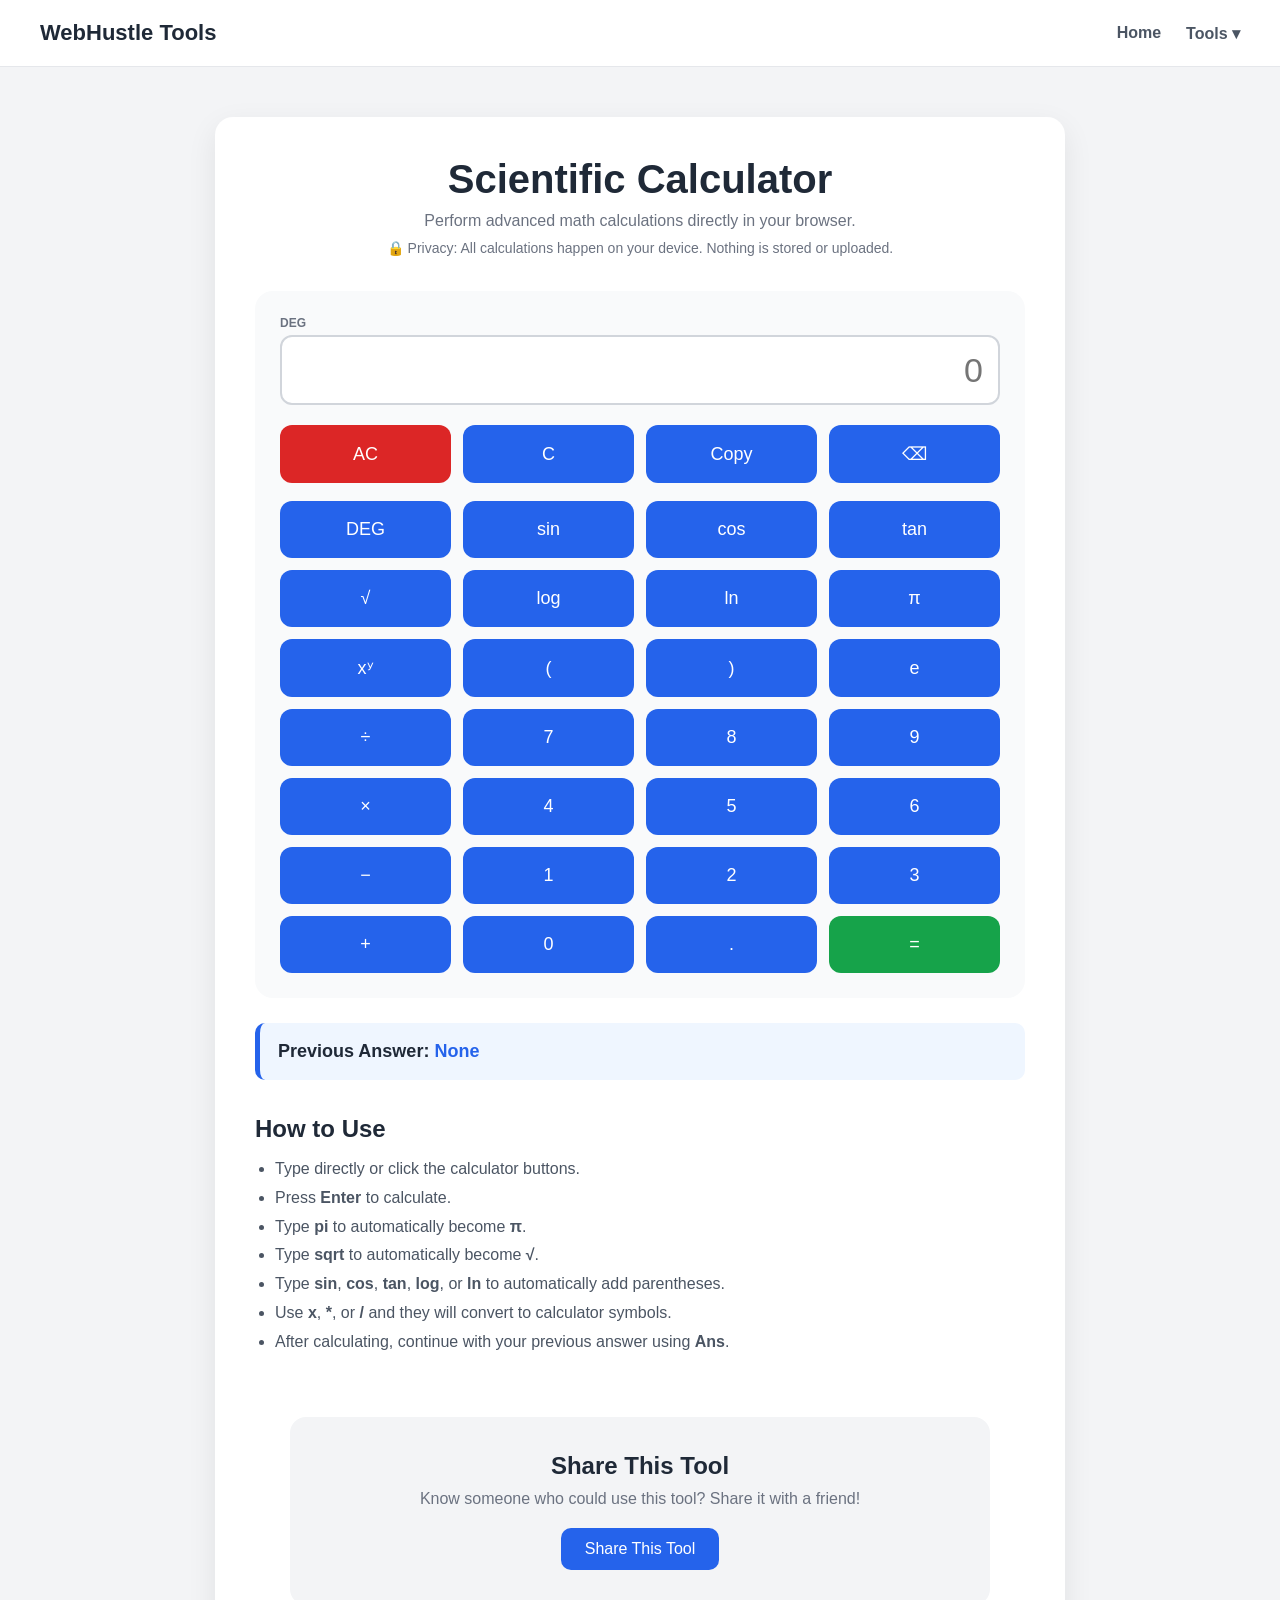
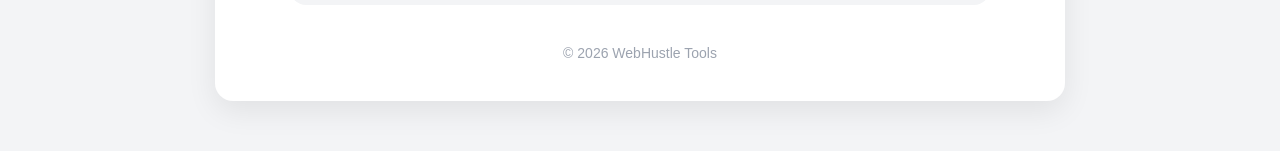
<file: scientific-calculator/index.html>
<!DOCTYPE html>
<html lang="en">

<head>
    <meta charset="UTF-8">

    <meta name="viewport" content="width=device-width, initial-scale=1.0">

    <title>Free Scientific Calculator | WebHustle Tools</title>

    <meta name="description"
        content="Free online scientific calculator with trigonometry, logarithms, square roots, powers, and more.">
<link rel="canonical" href="https://webhustletools.com/scientific-calculator/">
    <link rel="stylesheet" href="style.css">

</head>

<body>

<!-- =====================================
     Navigation
====================================== -->

<nav>

    <div class="logo">
        <a href="../index.html">
            WebHustle Tools
        </a>
    </div>


    <div class="nav-links">

        <a href="../index.html">
            Home
        </a>


        <div class="tools-dropdown">

            <button class="tools-dropdown-button">
                Tools ▾
            </button>


            <div class="tools-dropdown-menu">

                <a href="../scientific-calculator/index.html">
                    Scientific Calculator
                </a>

                <a href="../word-counter/index.html">
                    Word Counter
                </a>

                <a href="../lorem-ipsum/index.html">
                    Lorem Ipsum Generator
                </a>

                <a href="../qr-code-generator/index.html">
                    QR Code Generator
                </a>

                <a href="../password-generator/index.html">
                    Password Generator
                </a>

                <a href="../gpa-calculator/index.html">
                    GPA Calculator
                </a>

                <a href="../unit-converter/index.html">
                    Unit Converter
                </a>

                <a href="../calorie-calculator/index.html">
                    Calorie Calculator
                </a>

            </div>

        </div>

    </div>

</nav>

<div class="container">

    <h1>
        Scientific Calculator
    </h1>

    <p class="subtitle">
        Perform advanced math calculations directly in your browser.
    </p>

    <p class="privacy">
        🔒 Privacy: All calculations happen on your device. Nothing is stored or uploaded.
    </p>

    <div class="calculator">
        <div id="angleIndicator">DEG</div>

        <input
            id="display"
            type="text"
            placeholder="0"
            autocomplete="off"
            spellcheck="false"
        >

        <div class="action-row">

            <button id="acBtn" class="danger">
                AC
            </button>

            <button id="clearBtn">
                C
            </button>

            <button id="copyBtn">
                Copy
            </button>

            <button id="backspaceBtn">
                ⌫
            </button>

        </div>

        <div class="button-grid">
            <button id="angleModeBtn">DEG</button>
            <button data-value="sin(">sin</button>
            <button data-value="cos(">cos</button>
            <button data-value="tan(">tan</button>
            <button data-value="√(">√</button>

            <button data-value="log(">log</button>
            <button data-value="ln(">ln</button>
            <button data-value="π">π</button>
            <button data-value="^">xʸ</button>

            <button data-value="(">(</button>
            <button data-value=")">)</button>
            <button data-value="e">e</button>
            <button data-value="/">÷</button>

            <button data-value="7">7</button>
            <button data-value="8">8</button>
            <button data-value="9">9</button>
            <button data-value="*">×</button>

            <button data-value="4">4</button>
            <button data-value="5">5</button>
            <button data-value="6">6</button>
            <button data-value="-">−</button>

            <button data-value="1">1</button>
            <button data-value="2">2</button>
            <button data-value="3">3</button>
            <button data-value="+">+</button>

            <button data-value="0" class="wide">
                0
            </button>

            <button data-value=".">
                .
            </button>

            <button id="equalsBtn" class="equals">
                =
            </button>

        </div>

    </div>

    <div class="result-box">

        <strong>Previous Answer:</strong>

        <span id="answerLabel">
            None
        </span>

    </div>

    <div class="how-to">

        <h2>
            How to Use
        </h2>

        <ul>

    <li>Type directly or click the calculator buttons.</li>

    <li>Press <strong>Enter</strong> to calculate.</li>

    <li>Type <strong>pi</strong> to automatically become <strong>π</strong>.</li>

    <li>Type <strong>sqrt</strong> to automatically become <strong>√</strong>.</li>

    <li>Type <strong>sin</strong>, <strong>cos</strong>, <strong>tan</strong>, <strong>log</strong>, or <strong>ln</strong> to automatically add parentheses.</li>

    <li>Use <strong>x</strong>, <strong>*</strong>, or <strong>/</strong> and they will convert to calculator symbols.</li>

    <li>After calculating, continue with your previous answer using <strong>Ans</strong>.</li>

</ul>
    </div>

<!-- =====================================
     Share This Tool
====================================== -->

<section class="share-section">

    <h2>
        Share This Tool
    </h2>

    <p>
        Know someone who could use this tool?
        Share it with a friend!
    </p>

    <button id="shareButton">
        Share This Tool
    </button>

</section>

    <footer>

    © 2026 WebHustle Tools

</footer>

</div>


<!-- =====================================
     Back to Top Button
====================================== -->

<button id="backToTop" aria-label="Back to top">
    ↑
</button>


<script src="script.js"></script>

</body>

</html>
</file>
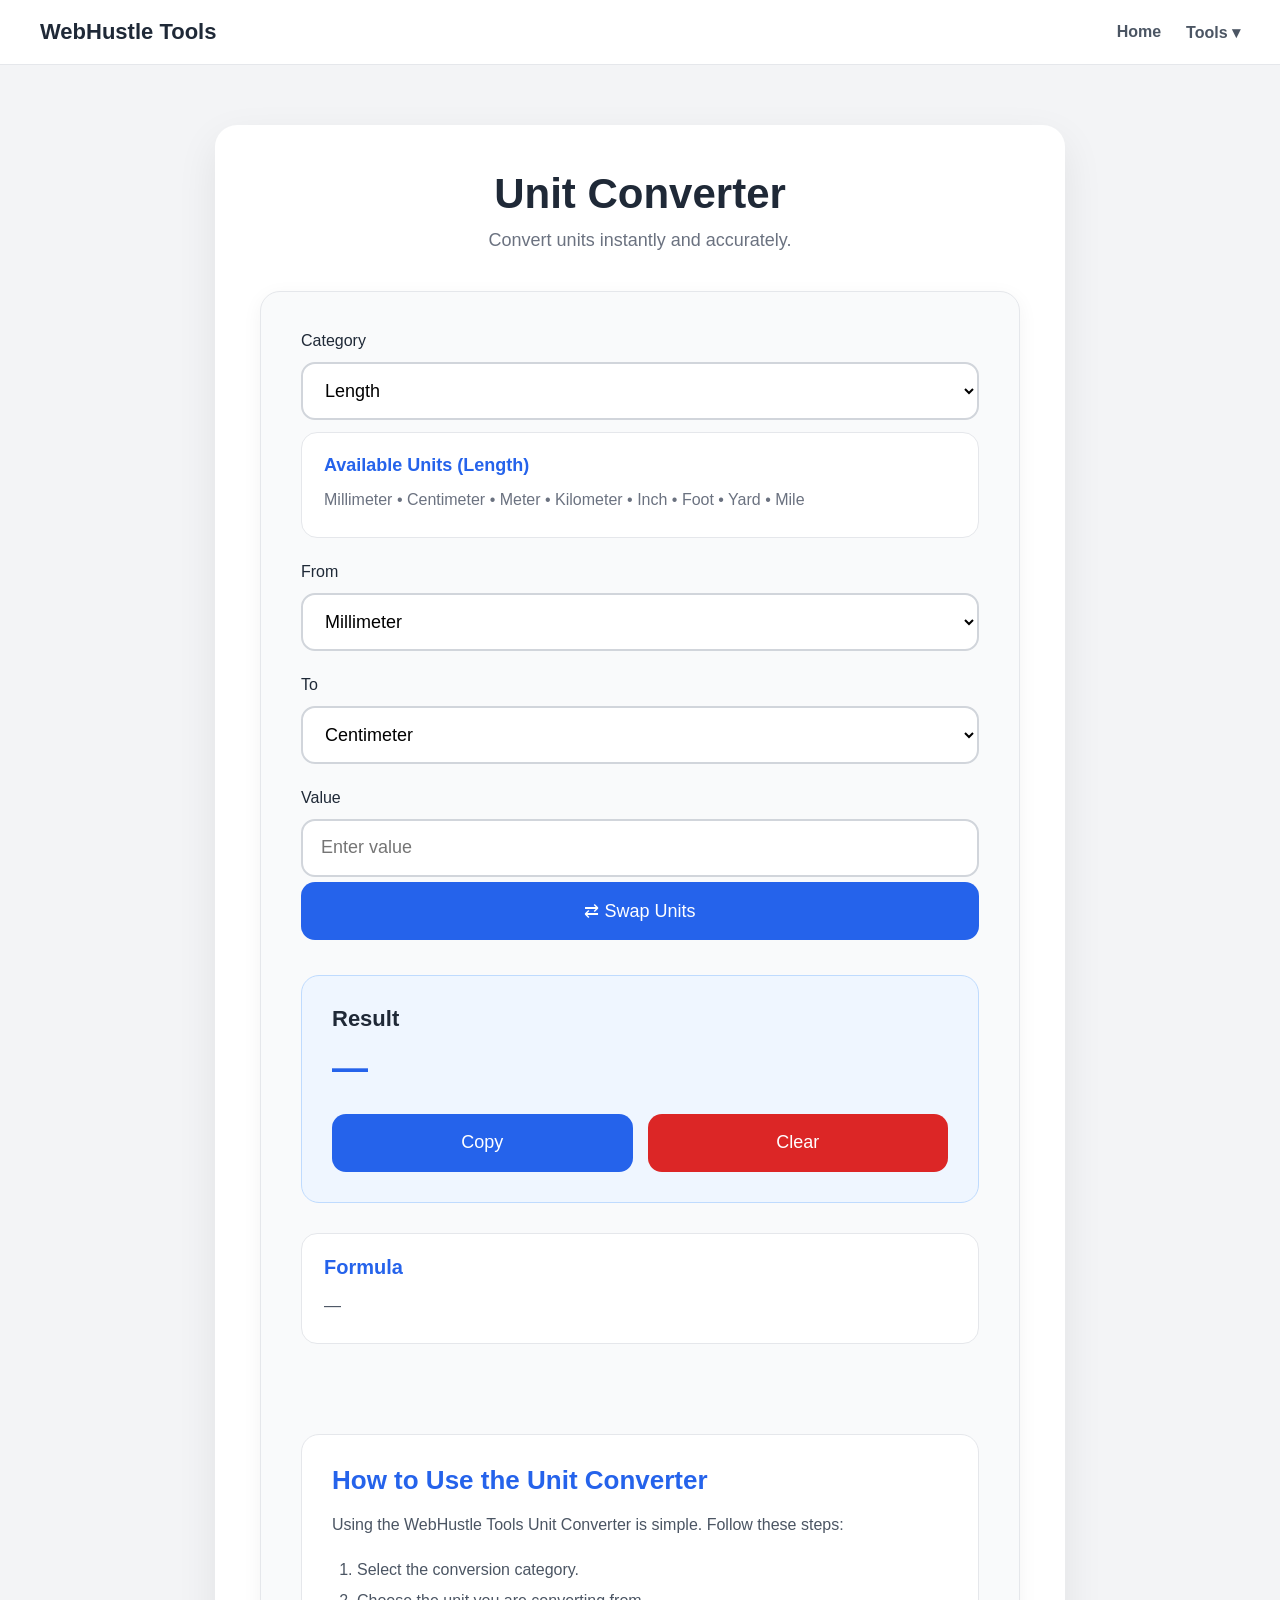
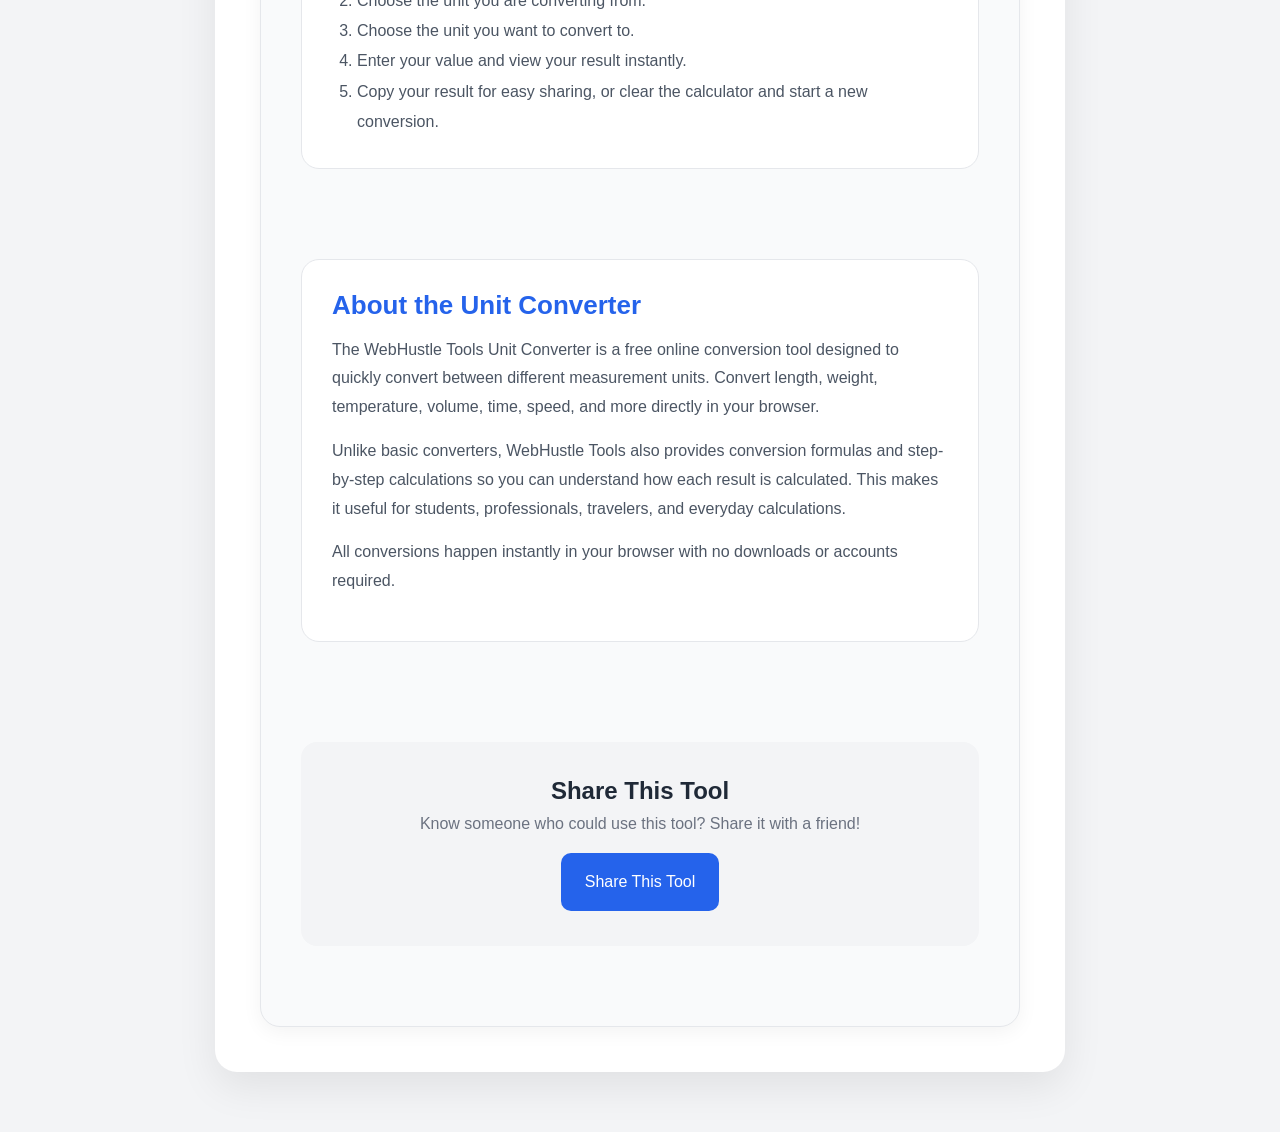
<file: unit-converter/index.html>
<!DOCTYPE html>
<html lang="en">

<head>

<meta charset="UTF-8">

<meta name="viewport" content="width=device-width, initial-scale=1.0">

<title>Unit Converter | WebHustle Tools</title>

<meta name="description" content="Free online unit converter for length, weight, temperature, volume, time, and speed.">

<link rel="canonical" href="https://webhustletools.com/unit-converter/">

<link rel="stylesheet" href="style.css">

</head>


<body>

<!-- =====================================
     Navigation
====================================== -->

<nav>

    <div class="logo">
        <a href="../index.html">
            WebHustle Tools
        </a>
    </div>


    <div class="nav-links">

        <a href="../index.html">
            Home
        </a>


        <div class="tools-dropdown">

            <button class="tools-dropdown-button">
                Tools ▾
            </button>


            <div class="tools-dropdown-menu">

                <a href="../scientific-calculator/index.html">
                    Scientific Calculator
                </a>

                <a href="../word-counter/index.html">
                    Word Counter
                </a>

                <a href="../lorem-ipsum/index.html">
                    Lorem Ipsum Generator
                </a>

                <a href="../qr-code-generator/index.html">
                    QR Code Generator
                </a>

                <a href="../password-generator/index.html">
                    Password Generator
                </a>

                <a href="../gpa-calculator/index.html">
                    GPA Calculator
                </a>

                <a href="../unit-converter/index.html">
                    Unit Converter
                </a>

                <a href="../calorie-calculator/index.html">
                    Calorie Calculator
                </a>

            </div>

        </div>

    </div>

</nav>

<div class="container">


<h1>

Unit Converter

</h1>


<p class="subtitle">

Convert units instantly and accurately.

</p>



<div class="converter">


<div class="row">

<label>

<div class="row">

<label>

Category

</label>

<select id="category">

<option value="length">Length</option>

<option value="weight">Weight</option>

<option value="temperature">Temperature</option>

<option value="volume">Volume</option>

<option value="time">Time</option>

<option value="speed">Speed</option>

</select>

<div class="available-units">

<p id="availableUnits"></p>

</div>

</div>




<div class="row">

<label>

From

</label>

<select id="fromUnit">

</select>

</div>




<div class="row">

<label>

To

</label>

<select id="toUnit">

</select>

</div>




<div class="row">

<label>

Value

</label>

<input
type="number"
id="inputValue"
placeholder="Enter value">

</div>




<button id="swapBtn">

⇄ Swap Units

</button>




<!-- ------------------------------
     Result Box
------------------------------ -->

<div class="result-box">

    <h2>
        Result
    </h2>


    <p id="result">
        —
    </p>



    <!-- ------------------------------
         Result Buttons
    ------------------------------ -->

    <div class="result-buttons">

        <button id="copyBtn">
            Copy
        </button>


        <button id="clearBtn">
            Clear
        </button>

    </div>


</div>

<!-- ------------------------------
         Formula Box
    ------------------------------ -->

    <div class="formula-box">

        <h3>
            Formula
        </h3>


        <p id="formula">
            —
        </p>


    </div>


</div>

<!-- ------------------------------
     Instructions Section
------------------------------ -->

<section class="info-section">

    <h2>
        How to Use the Unit Converter
    </h2>


    <p>
        Using the WebHustle Tools Unit Converter is simple. Follow these steps:
    </p>


    <ol>

        <li>
            Select the conversion category.
        </li>

        <li>
            Choose the unit you are converting from.
        </li>

        <li>
            Choose the unit you want to convert to.
        </li>

        <li>
            Enter your value and view your result instantly.
        </li>

        <li>
            Copy your result for easy sharing, or clear the calculator and start a new conversion.
        </li>

    </ol>

</section>



<!-- ------------------------------
     About Section
------------------------------ -->


<section class="info-section">

    <h2>
        About the Unit Converter
    </h2>


    <p>
        The WebHustle Tools Unit Converter is a free online conversion tool
        designed to quickly convert between different measurement units.
        Convert length, weight, temperature, volume, time, speed, and more
        directly in your browser.
    </p>


    <p>
        Unlike basic converters, WebHustle Tools also provides conversion
        formulas and step-by-step calculations so you can understand how
        each result is calculated. This makes it useful for students,
        professionals, travelers, and everyday calculations.
    </p>


    <p>
        All conversions happen instantly in your browser with no downloads
        or accounts required.
    </p>

</section>


<!-- =====================================
     Back to Top Button
====================================== -->

<button id="backToTop" aria-label="Back to top">
    ↑
</button>


<script src="script.js"></script>

</body>

<!-- =====================================
     Share This Tool
====================================== -->

<section class="share-section">

    <h2>
        Share This Tool
    </h2>

    <p>
        Know someone who could use this tool?
        Share it with a friend!
    </p>

    <button id="shareButton">
        Share This Tool
    </button>

</section>

</html>
</file>
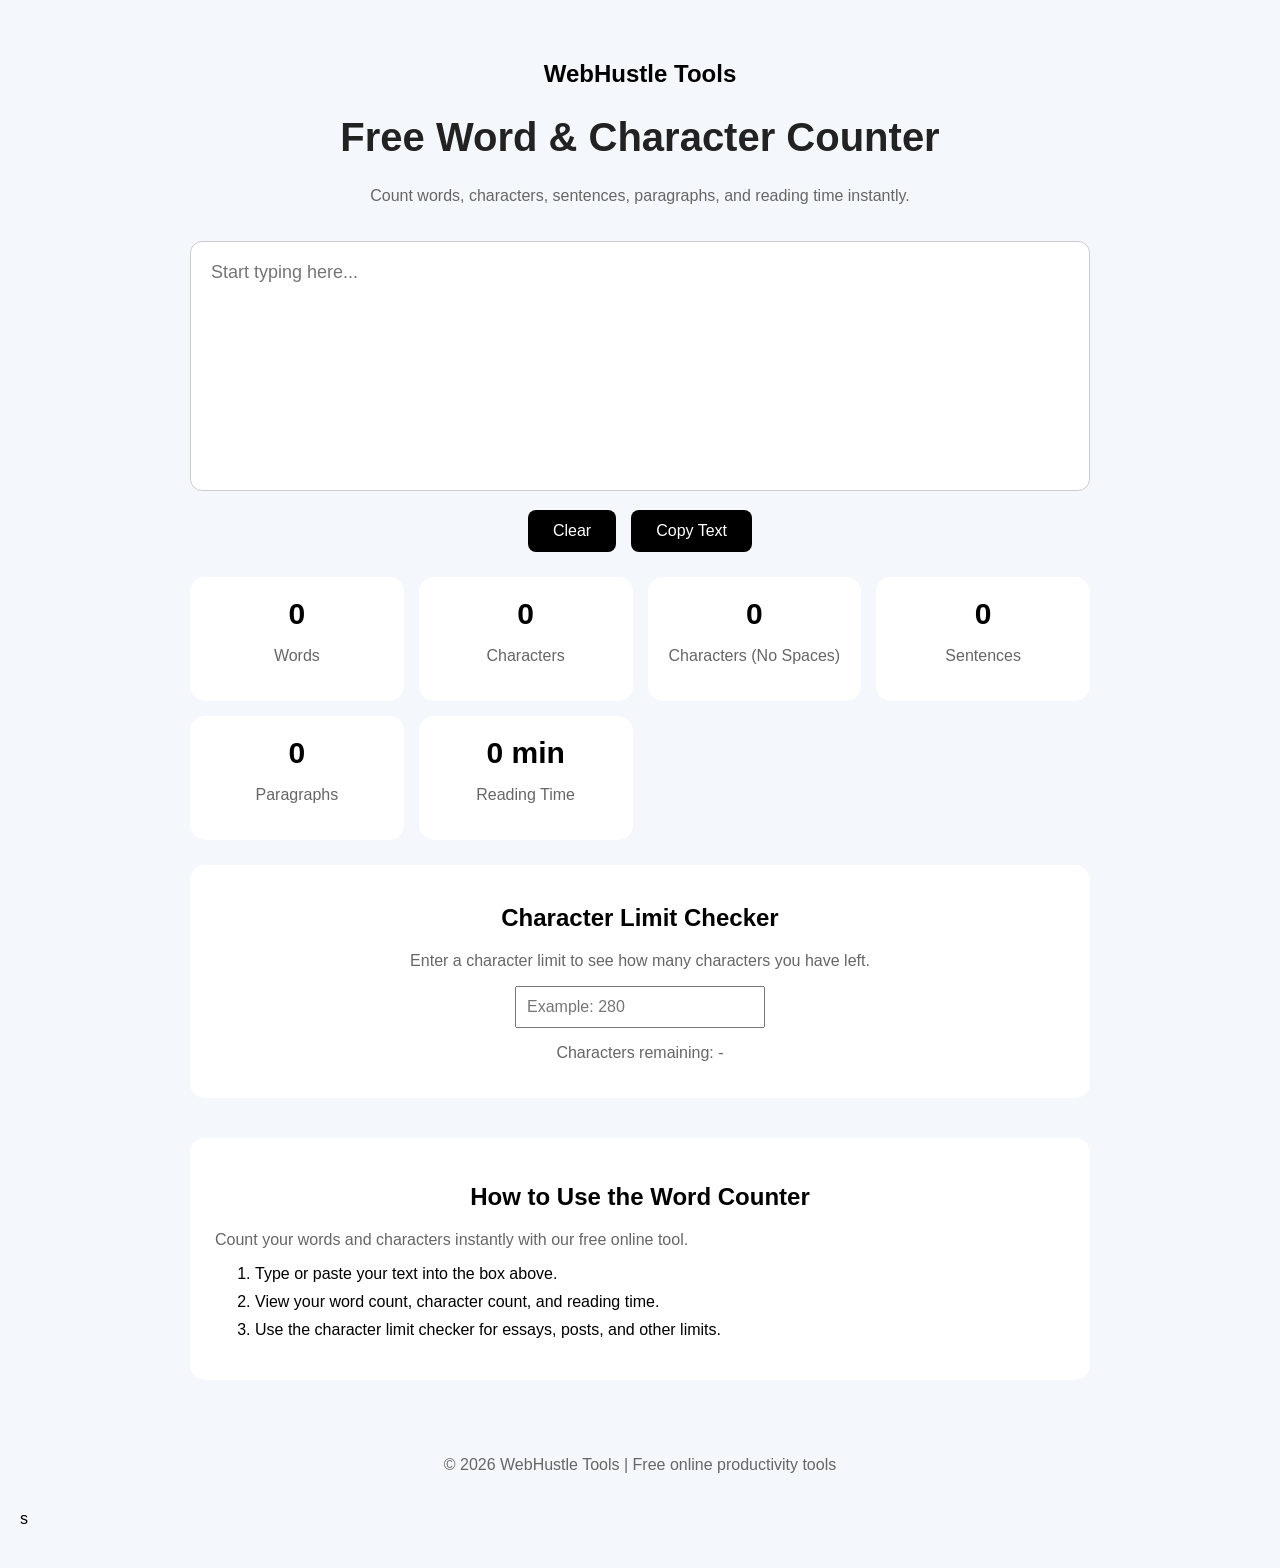
<file: word-counter-tool/index.html>
<!DOCTYPE html>
<html lang="en">

<head>

    <meta charset="UTF-8">

    <meta name="viewport" content="width=device-width, initial-scale=1.0">

    <meta name="google-site-verification" content="_8DViYbLdg-SuFxw3wSltxc5aG56hmnzWncEn_hVqXU" />

    <title>Free Word & Character Counter Tool | WebHustle Tools</title>

    <meta name="description" content="Free online word counter and character counter. Count words, characters, sentences, paragraphs, and reading time instantly.">


    <!-- Google Analytics -->

    <script async src="https://www.googletagmanager.com/gtag/js?id=G-L0RH8TX9BN"></script>

    <script>
        window.dataLayer = window.dataLayer || [];

        function gtag() {
            dataLayer.push(arguments);
        }

        gtag('js', new Date());

        gtag('config', 'G-L0RH8TX9BN');
    </script>


    <link rel="stylesheet" href="style.css">

</head>


<body>


<div class="container">


    <h2 class="brand">WebHustle Tools</h2>


    <h1>Free Word & Character Counter</h1>


    <p>
        Count words, characters, sentences, paragraphs, and reading time instantly.
    </p>



    <textarea id="text" placeholder="Start typing here..."></textarea>



    <div class="buttons">

        <button id="clear">Clear</button>

        <button id="copy">Copy Text</button>

    </div>




    <div class="stats">


        <div class="card">
            <h2 id="words">0</h2>
            <p>Words</p>
        </div>


        <div class="card">
            <h2 id="characters">0</h2>
            <p>Characters</p>
        </div>


        <div class="card">
            <h2 id="charactersNoSpaces">0</h2>
            <p>Characters (No Spaces)</p>
        </div>


        <div class="card">
            <h2 id="sentences">0</h2>
            <p>Sentences</p>
        </div>


        <div class="card">
            <h2 id="paragraphs">0</h2>
            <p>Paragraphs</p>
        </div>


        <div class="card">
            <h2 id="reading">0 min</h2>
            <p>Reading Time</p>
        </div>


    </div>





    <div class="limit-checker">


        <h2>Character Limit Checker</h2>


        <p>
            Enter a character limit to see how many characters you have left.
        </p>


        <input id="limit" type="number" placeholder="Example: 280">


        <p id="limitResult">
            Characters remaining: -
        </p>


    </div>





    <div class="how-it-works">


        <h2>How to Use the Word Counter</h2>


        <p>
            Count your words and characters instantly with our free online tool.
        </p>


        <ol>

            <li>Type or paste your text into the box above.</li>

            <li>View your word count, character count, and reading time.</li>

            <li>Use the character limit checker for essays, posts, and other limits.</li>

        </ol>


    </div>





    <footer>

        <p>
            © 2026 WebHustle Tools | Free online productivity tools
        </p>

    </footer>




</div>

s

<script src="script.js"></script>


</body>

</html>
</file>
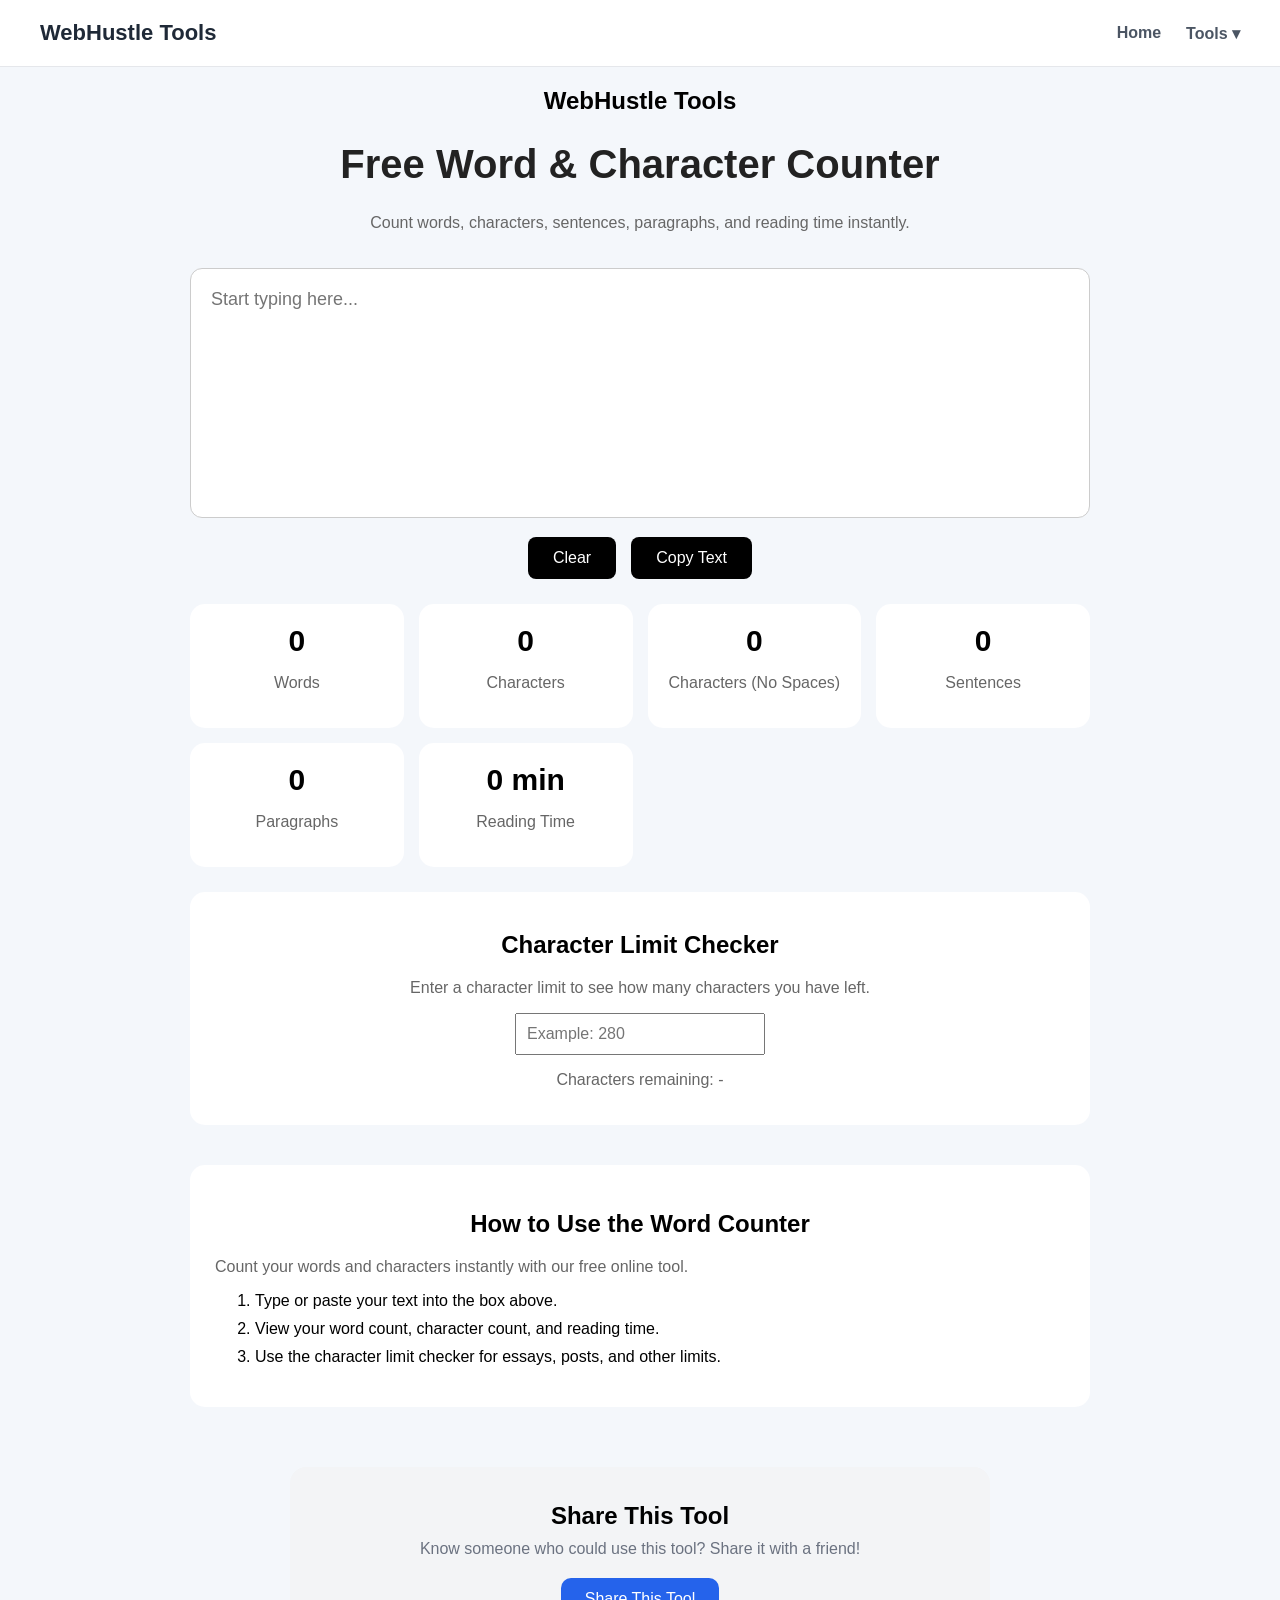
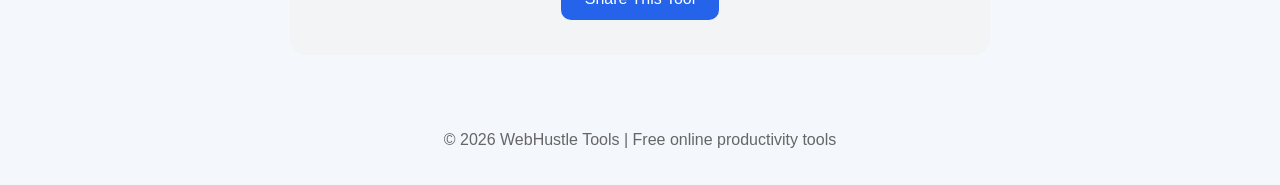
<file: word-counter/index.html>
<!DOCTYPE html>
<html lang="en">

<head>

    <meta charset="UTF-8">

    <meta name="viewport" content="width=device-width, initial-scale=1.0">

    <meta name="google-site-verification" content="_8DViYbLdg-SuFxw3wSltxc5aG56hmnzWncEn_hVqXU" />

    <title>Free Word & Character Counter Tool | WebHustle Tools</title>

    <meta name="description" content="Free online word counter and character counter. Count words, characters, sentences, paragraphs, and reading time instantly for writing, essays, and content creation.">
<link rel="canonical" href="https://webhustletools.com/word-counter/">

    <!-- Google Analytics -->

    <script async src="https://www.googletagmanager.com/gtag/js?id=G-L0RH8TX9BN"></script>

    <script>

        window.dataLayer = window.dataLayer || [];

        function gtag() {
            dataLayer.push(arguments);
        }

        gtag('js', new Date());

        gtag('config', 'G-L0RH8TX9BN');

    </script>


    <link rel="stylesheet" href="style.css">

</head>


<body>

<!-- =====================================
     Navigation
====================================== -->

<nav>

    <div class="logo">
        <a href="../index.html">
            WebHustle Tools
        </a>
    </div>


    <div class="nav-links">

        <a href="../index.html">
            Home
        </a>


        <div class="tools-dropdown">

            <button class="tools-dropdown-button">
                Tools ▾
            </button>


            <div class="tools-dropdown-menu">

                <a href="../scientific-calculator/index.html">
                    Scientific Calculator
                </a>

                <a href="../word-counter/index.html">
                    Word Counter
                </a>

                <a href="../lorem-ipsum/index.html">
                    Lorem Ipsum Generator
                </a>

                <a href="../qr-code-generator/index.html">
                    QR Code Generator
                </a>

                <a href="../password-generator/index.html">
                    Password Generator
                </a>

                <a href="../gpa-calculator/index.html">
                    GPA Calculator
                </a>

                <a href="../unit-converter/index.html">
                    Unit Converter
                </a>

                <a href="../calorie-calculator/index.html">
                    Calorie Calculator
                </a>

            </div>

        </div>

    </div>

</nav>

<div class="container">


    <h2 class="brand">WebHustle Tools</h2>


    <h1>Free Word & Character Counter</h1>


    <p>
        Count words, characters, sentences, paragraphs, and reading time instantly.
    </p>



    <textarea id="text" placeholder="Start typing here..."></textarea>



    <div class="buttons">

        <button id="clear">Clear</button>

        <button id="copy">Copy Text</button>

    </div>




    <div class="stats">


        <div class="card">
            <h2 id="words">0</h2>
            <p>Words</p>
        </div>


        <div class="card">
            <h2 id="characters">0</h2>
            <p>Characters</p>
        </div>


        <div class="card">
            <h2 id="charactersNoSpaces">0</h2>
            <p>Characters (No Spaces)</p>
        </div>


        <div class="card">
            <h2 id="sentences">0</h2>
            <p>Sentences</p>
        </div>


        <div class="card">
            <h2 id="paragraphs">0</h2>
            <p>Paragraphs</p>
        </div>


        <div class="card">
            <h2 id="reading">0 min</h2>
            <p>Reading Time</p>
        </div>


    </div>





    <div class="limit-checker">


        <h2>Character Limit Checker</h2>


        <p>
            Enter a character limit to see how many characters you have left.
        </p>


        <input id="limit" type="number" placeholder="Example: 280">


        <p id="limitResult">
            Characters remaining: -
        </p>


    </div>





    <div class="how-it-works">


        <h2>How to Use the Word Counter</h2>


        <p>
            Count your words and characters instantly with our free online tool.
        </p>


        <ol>

            <li>Type or paste your text into the box above.</li>

            <li>View your word count, character count, and reading time.</li>

            <li>Use the character limit checker for essays, posts, and other limits.</li>

        </ol>


    </div>


<!-- =====================================
     Share This Tool
====================================== -->

<section class="share-section">

    <h2>
        Share This Tool
    </h2>

    <p>
        Know someone who could use this tool?
        Share it with a friend!
    </p>

    <button id="shareButton">
        Share This Tool
    </button>

</section>


    <footer>

    <p>
        © 2026 WebHustle Tools | Free online productivity tools
    </p>

</footer>


</div>


<!-- =====================================
     Back to Top Button
====================================== -->

<button id="backToTop" aria-label="Back to top">↑</button>


<script src="script.js"></script>


</body>

</html>
</file>
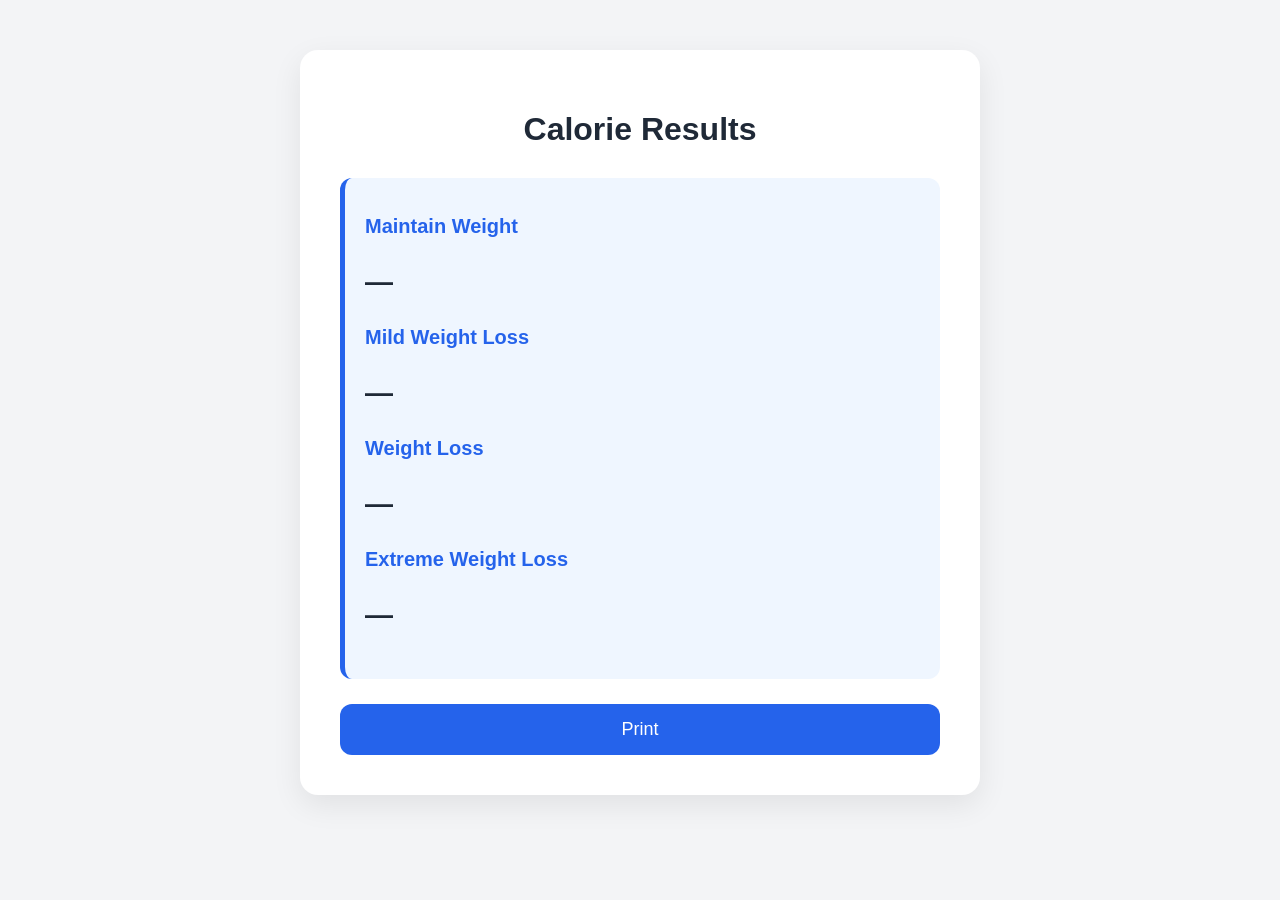
<file: calorie-calculator/print.html>
<!DOCTYPE html>
<html lang="en">

<head>

<meta charset="UTF-8">

<meta name="viewport" content="width=device-width, initial-scale=1.0">

<title>Calorie Results | WebHustle Tools</title>


<style>

body{

    font-family:Arial,Helvetica,sans-serif;

    background:#f3f4f6;

    color:#1f2937;

}


.container{

    max-width:600px;

    margin:50px auto;

    background:white;

    padding:40px;

    border-radius:18px;

    box-shadow:0 10px 30px rgba(0,0,0,.08);

}


h1{

    text-align:center;

    margin-bottom:30px;

}


.result{

    background:#eff6ff;

    border-left:5px solid #2563eb;

    padding:20px;

    border-radius:12px;

}


.card{

    margin-bottom:25px;

}


.card h2{

    color:#2563eb;

    font-size:20px;

    margin-bottom:8px;

}


.card p{

    font-size:28px;

    font-weight:bold;

}


button{

    margin-top:25px;

    width:100%;

    padding:15px;

    background:#2563eb;

    color:white;

    border:none;

    border-radius:12px;

    font-size:18px;

    cursor:pointer;

}


@media print{

    button{

        display:none;

    }

}


</style>


</head>


<body>


<div class="container">


<h1>
Calorie Results
</h1>



<div class="result">


<div class="card">

<h2>
Maintain Weight
</h2>

<p id="maintain">
—
</p>

</div>



<div class="card">

<h2>
Mild Weight Loss
</h2>

<p id="mild">
—
</p>

</div>



<div class="card">

<h2>
Weight Loss
</h2>

<p id="loss">
—
</p>

</div>



<div class="card">

<h2>
Extreme Weight Loss
</h2>

<p id="extreme">
—
</p>

</div>


</div>



<button onclick="window.print()">

Print

</button>



</div>



<script>


const results =
JSON.parse(localStorage.getItem("calorieResults"));



if(results){


document.getElementById("maintain").textContent =
results.maintain;


document.getElementById("mild").textContent =
results.mild;


document.getElementById("loss").textContent =
results.loss;


document.getElementById("extreme").textContent =
results.extreme;


}



</script>


</body>

</html>
</file>
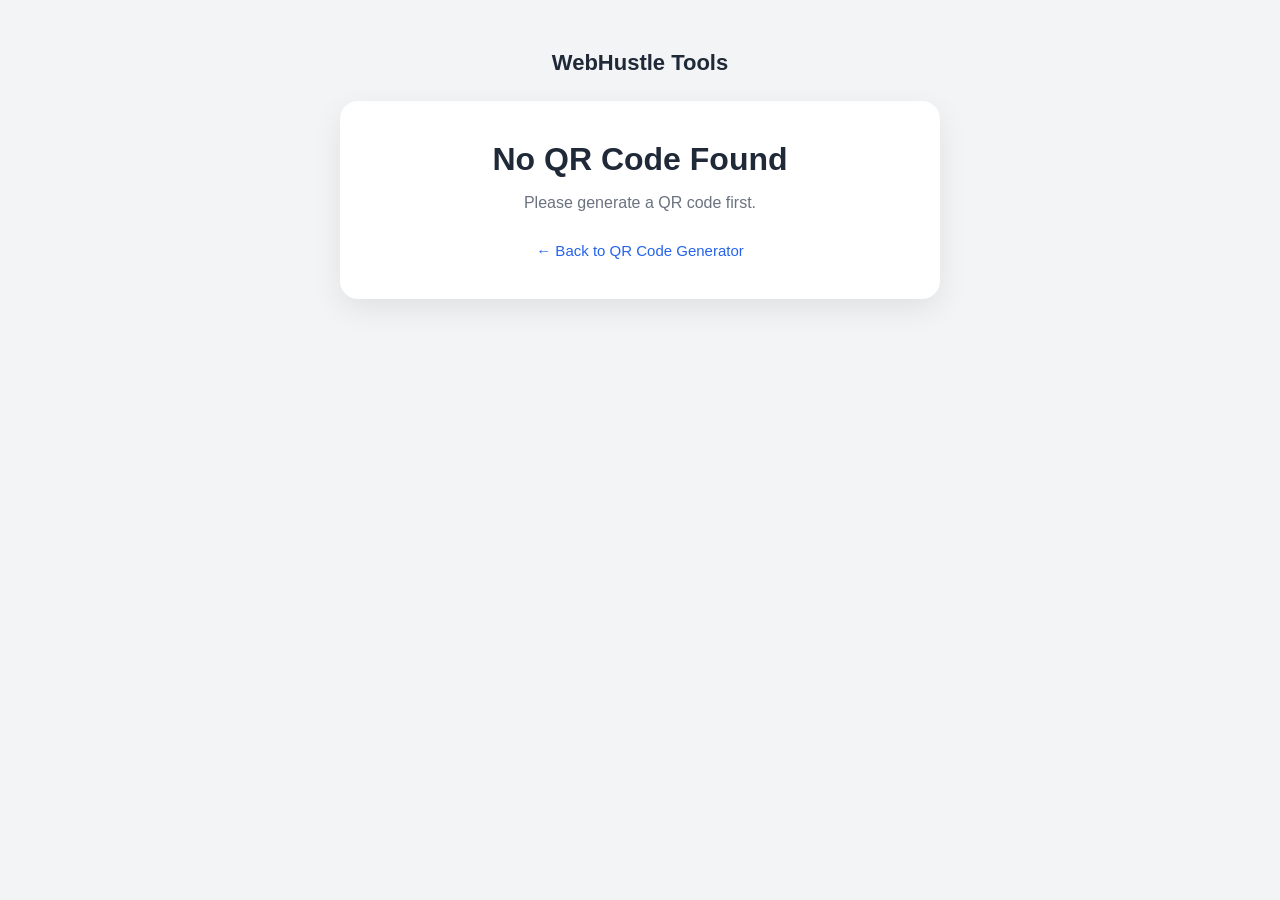
<file: qr-code-generator/print.html>
<!DOCTYPE html>
<html lang="en">

<head>

<meta charset="UTF-8">

<meta name="viewport" content="width=device-width, initial-scale=1.0">

<meta name="robots" content="noindex">

<title>Print QR Code | WebHustle Tools</title>


<style>

* {
    box-sizing: border-box;
}


body {

    margin: 0;

    font-family: Arial, Helvetica, sans-serif;

    background: #f3f4f6;

    color: #1f2937;

    padding: 50px 20px;

}


/* =====================================
   WebHustle Branding
====================================== */

.print-brand {

    text-align: center;

    font-size: 22px;

    font-weight: bold;

    color: #1f2937;

    margin-bottom: 25px;

}


/* =====================================
   Preview Container
====================================== */

.print-container {

    max-width: 600px;

    margin: 0 auto;

    background: white;

    padding: 40px;

    border-radius: 18px;

    box-shadow: 0 10px 30px rgba(0,0,0,.08);

}


h1 {

    text-align: center;

    margin: 0 0 10px;

}


p {

    text-align: center;

    color: #6b7280;

    margin-bottom: 30px;

}


/* =====================================
   QR Code
====================================== */

#qrPrint {

    width: 220px;

    height: 220px;

    display: block;

    margin: 0 auto 30px;

}


/* =====================================
   Print Button
====================================== */

.print-button {

    display: block;

    width: 100%;

    padding: 15px;

    background: #2563eb;

    color: white;

    border: none;

    border-radius: 12px;

    font-size: 18px;

    cursor: pointer;

}


.print-button:hover {

    background: #1d4ed8;

}


/* =====================================
   Back Button
====================================== */

.back-button {

    display: block;

    margin-top: 15px;

    text-align: center;

    color: #2563eb;

    text-decoration: none;

    font-size: 15px;

}


/* =====================================
   PRINT
====================================== */

@media print {

    @page {

        margin: 0;

    }


    html,
    body {

        width: 100%;

        height: 100%;

        margin: 0;

        padding: 0;

        background: white;

    }


    body {

        display: flex;

        justify-content: center;

        align-items: center;

    }


    /* Hide EVERYTHING except QR code */

    .print-brand,
    h1,
    p,
    .print-button,
    .back-button {

        display: none !important;

    }


    .print-container {

        width: 100%;

        height: 100%;

        max-width: none;

        margin: 0;

        padding: 0;

        background: white;

        box-shadow: none;

        border-radius: 0;

        display: flex;

        justify-content: center;

        align-items: center;

    }


    #qrPrint {

        width: 220px;

        height: 220px;

        margin: 0;

    }

}

</style>

</head>


<body>


<div class="print-brand">

    WebHustle Tools

</div>


<div class="print-container">


    <h1>
        Print QR Code
    </h1>


    <p>
        Your QR code is ready to print.
    </p>


    <img
        id="qrPrint"
        alt="QR Code">


    <button
        class="print-button"
        onclick="window.print()">

        Print QR Code

    </button>


    <a
        href="index.html"
        class="back-button">

        ← Back to QR Code Generator

    </a>


</div>


<script>

const qrImage =
    localStorage.getItem("qrCodeToPrint");


if (qrImage) {

    document.getElementById("qrPrint").src =
        qrImage;

}

else {

    document.querySelector(".print-container").innerHTML = `

        <h1>No QR Code Found</h1>

        <p>
            Please generate a QR code first.
        </p>

        <a
            href="index.html"
            class="back-button">

            ← Back to QR Code Generator

        </a>

    `;

}

</script>


</body>

</html>
</file>
<file: home-style.css>
* {
    box-sizing: border-box;
}

body {
    margin: 0;
    font-family: Arial, Helvetica, sans-serif;
    background: #f8fafc;
    color: #1f2937;
}


/* Navigation */

nav {
    display: flex;
    justify-content: space-between;
    align-items: center;
    padding: 20px 60px;
    background: white;
    border-bottom: 1px solid #e5e7eb;

    /* Sticky navigation */
    position: sticky;
    top: 0;
    z-index: 1000;
}


.logo {
    font-size: 24px;
    font-weight: bold;
}


.nav-links a {
    margin-left: 25px;
    text-decoration: none;
    color: #4b5563;
}


.nav-links a:hover {
    color: #2563eb;
}



/* Hero */

.hero {
    text-align: center;
    padding: 80px 20px 60px;
}


.hero h1 {
    font-size: 56px;
    line-height: 1.1;
    margin-bottom: 20px;
}


.hero p {
    font-size: 20px;
    color: #6b7280;
    max-width: 600px;
    margin: auto;
}



/* Tools */

#tools {
    max-width: 1100px;
    margin: auto;
    padding: 40px 20px;
}


#tools h2 {
    text-align: center;
    font-size: 36px;
    margin-bottom: 40px;
}



.tool-grid {
    display: flex;
    gap: 30px;
    justify-content: center;
    flex-wrap: wrap;
}



.tool-card {

    background: white;

    width: 330px;

    min-height: 390px;

    padding: 35px;

    border-radius: 20px;

    text-align: center;

    box-shadow: 0 10px 30px rgba(0,0,0,0.08);

    display: flex;

    flex-direction: column;

    transition: .25s;

}

.tool-card:hover{

    transform: translateY(-8px);

    box-shadow: 0 18px 40px rgba(0,0,0,.12);

}


.icon {

    font-size: 45px;

}



.tool-card h3 {

    font-size: 26px;

}



.tool-card p {

    color: #6b7280;

    line-height: 1.6;

    flex-grow: 1;
 
}



.tool-card a {

    display: inline-block;

    background: #2563eb;

    color: white;

    padding: 12px 25px;

    border-radius: 10px;

    text-decoration: none;

    margin-top: auto;

}



.tool-card a:hover {

    background: #1d4ed8;

}


/* Features */

.features{

    max-width:1100px;

    margin:70px auto;

    padding:0 40px;

}


.features h2{

    text-align:center;

    font-size:36px;

    margin-bottom:40px;

}


.feature-grid{

    display:grid;

    grid-template-columns:repeat(3,1fr);

    gap:40px;

    max-width:900px;

    margin:0 auto;

}


.feature-grid div{

    background:white;

    padding:30px;

    border-radius:18px;

    box-shadow:0 10px 30px rgba(0,0,0,.08);

}


.feature-grid h3{

    margin-bottom:15px;

    font-size:24px;

}


.feature-grid p{

    color:#6b7280;

    line-height:1.7;

}
/* Footer */

footer {

    text-align: center;

    padding: 40px;

    color: #6b7280;

}

/* =====================================
   Back To Top Button
====================================== */

#backToTop{

    position:fixed;

    bottom:30px;

    right:30px;

    width:52px;

    height:52px;

    border:none;

    border-radius:50%;

    background:#2563eb;

    color:white;

    font-size:24px;

    font-weight:bold;

    cursor:pointer;

    display:none;

    align-items:center;

    justify-content:center;

    box-shadow:0 6px 18px rgba(0,0,0,.18);

    transition:.2s;

    z-index:9999;

}


#backToTop:hover{

    background:#1d4ed8;

    transform:translateY(-3px);

}


#backToTop:active{

    transform:scale(.95);

}


@media(max-width:700px){

    #backToTop{

        width:46px;

        height:46px;

        right:20px;

        bottom:20px;

        font-size:21px;

    }

}

/* =====================================
   Share WebHustle Tools
====================================== */

.share-section {

    width: 100%;

    max-width: 700px;

    margin: 60px auto 40px auto;

    padding: 35px 25px;

    text-align: center;

    background: #f3f4f6;

    border-radius: 16px;

}


.share-section h2 {

    margin: 0 0 10px 0;

    text-align: center;

}


.share-section p {

    color: #6b7280;

    margin: 0 auto 20px auto;

    text-align: center;

}


#shareButton {

    display: block;

    margin: 0 auto;

    background: #2563eb;

    color: white;

    border: none;

    padding: 12px 24px;

    border-radius: 10px;

    font-size: 16px;

    cursor: pointer;

    transition: 0.2s;

}


#shareButton:hover {


    background: #1d4ed8;

}

/* =====================================
   Mobile Homepage Improvements
====================================== */

@media (max-width: 700px) {

    /* Navigation */

    nav {
        padding: 16px 20px;
    }

    .logo {
        font-size: 20px;
    }

    .nav-links a {
        margin-left: 15px;
        font-size: 14px;
    }


    /* Hero */

    .hero {
        padding: 55px 20px 45px;
    }

    .hero h1 {
        font-size: 40px;
        line-height: 1.15;
        margin-bottom: 18px;
    }

    .hero p {
        font-size: 17px;
        line-height: 1.5;
        max-width: 100%;
    }


    /* Tools */

    #tools {
        padding: 30px 15px;
    }

    #tools h2 {
        font-size: 30px;
        margin-bottom: 25px;
    }


    /* Two tool cards per row */

    .tool-grid {
        display: grid;
        grid-template-columns: repeat(2, minmax(0, 1fr));
        gap: 15px;
        width: 100%;
    }


    .tool-card {
        width: 100%;
        min-height: 300px;
        padding: 20px 15px;
        border-radius: 15px;
    }


    .icon {
        font-size: 34px;
    }


    .tool-card h3 {
        font-size: 19px;
        line-height: 1.25;
        margin: 15px 0 10px;
    }


    .tool-card p {
        font-size: 14px;
        line-height: 1.45;
        margin: 0;
    }


    .tool-card a {
        padding: 10px 8px;
        font-size: 14px;
        margin-top: 15px;
    }


    /* Features */

    .features {
        margin: 50px auto;
        padding: 0 15px;
    }


    .features h2 {
        font-size: 30px;
        margin-bottom: 25px;
    }


    .feature-grid {
        grid-template-columns: repeat(3, 1fr);
        gap: 10px;
        width: 100%;
    }


    .feature-grid div {
        padding: 18px 10px;
        border-radius: 14px;
        text-align: center;
    }


    .feature-grid h3 {
        font-size: 17px;
        margin-bottom: 8px;
        white-space: nowrap;
    }


    .feature-grid p {
        font-size: 13px;
        line-height: 1.45;
        margin: 0;
    }


    /* Share Section */

    .share-section {
        width: calc(100% - 30px);
        margin: 45px auto 30px;
        padding: 30px 20px;
    }


    .share-section h2 {
        font-size: 25px;
    }


    .share-section p {
        font-size: 15px;
        line-height: 1.5;
    }


    #shareButton {
        width: 100%;
        max-width: 300px;
        padding: 13px 20px;
    }


    /* Footer */

    footer {
        padding: 30px 20px;
        font-size: 14px;
    }

}

/* Homepage Navbar - Bold */
.nav-links > a,
.tools-dropdown-button {
    font-weight: 700;
}

/* =====================================
   Explore Tools Button
====================================== */

.explore-tools-btn {

    margin-top: 18px;

    display: inline-flex;

    align-items: center;

    justify-content: center;

    gap: 10px;

    padding: 14px 24px;

    background: #2563eb;

    color: white;

    text-decoration: none;

    font-size: 17px;

    font-weight: 700;

    border-radius: 12px;

    transition: 0.2s;

}

.explore-tools-btn span {

    font-size: 20px;

    transition: 0.2s;

}


.explore-tools-btn:hover {

    background: #1d4ed8;

    transform: translateY(-2px);

}


.explore-tools-btn:hover span {

    transform: translateX(4px);

}
</file>
<file: calorie-calculator/style.css>
*{
    margin:0;
    padding:0;
    box-sizing:border-box;
}

body{

    font-family:Arial,Helvetica,sans-serif;

    background:#f3f4f6;

    color:#1f2937;

}

.container{

    max-width:850px;

    margin:50px auto;

    background:white;

    padding:40px;

    border-radius:20px;

    box-shadow:0 10px 30px rgba(0,0,0,.08);

}

h1{

    text-align:center;

    font-size:42px;

    margin-bottom:10px;

}

.subtitle{

    text-align:center;

    color:#6b7280;

    margin-bottom:35px;

    line-height:1.6;

}



/* ==========================
   Calculator Card
========================== */

.calculator{

    background:#f9fafb;

    border:1px solid #e5e7eb;

    border-radius:18px;

    padding:30px;

    display:flex;

    flex-direction:column;

    gap:28px;

}



.row{

    display:flex;

    flex-direction:column;

    gap:10px;

}



label{

    font-weight:bold;

    color:#374151;

}



input,
select{

    width:100%;

    padding:15px;

    font-size:18px;

    border:2px solid #d1d5db;

    border-radius:12px;

    outline:none;

}



input:focus,
select:focus{

    border-color:#2563eb;

}



/* ==========================
   Height & Weight Inputs
========================== */

.double-input{

    display:flex;

    align-items:center;

    gap:12px;

}



.double-input input{

    flex:1;

}



.double-input span{

    font-weight:bold;

    color:#6b7280;

}



/* ==========================
   Button
========================== */

button{

    border:none;

    background:#2563eb;

    color:white;

    padding:18px;

    font-size:18px;

    border-radius:12px;

    cursor:pointer;

    transition:.2s;

}



button:hover{

    background:#1d4ed8;

    transform:translateY(-2px);

}



button:active{

    transform:scale(.98);

}



/* ==========================
   Results
========================== */

.results{

    margin-top:35px;

    display:grid;

    grid-template-columns:repeat(2,1fr);

    gap:18px;

}



.result-card{

    background:#eff6ff;

    border-left:5px solid #2563eb;

    border-radius:15px;

    padding:22px;

}



.result-card h3{

    color:#2563eb;

    margin-bottom:8px;

}



.result-card small{

    color:#6b7280;

}



.result-card p{

    margin-top:15px;

    font-size:30px;

    font-weight:bold;

    color:#1f2937;

}



/* ==========================
   Mobile
========================== */

@media(max-width:700px){

.container{

    margin:15px;

    padding:20px;

}

.results{

    grid-template-columns:1fr;

}

.double-input{

    flex-wrap:wrap;

}

button{

    font-size:16px;

}

}

/* =====================================
   Information Sections
====================================== */

.info-section{

    margin-top:45px;

    padding:30px;

    background:#ffffff;

    border:1px solid #e5e7eb;

    border-radius:18px;

    line-height:1.7;

}

.info-section h2{

    font-size:28px;

    margin-bottom:18px;

    color:#1f2937;

}

.info-section h3{

    font-size:20px;

    margin-top:25px;

    margin-bottom:8px;

    color:#2563eb;

}

.info-section p{

    color:#6b7280;

    margin-bottom:16px;

}

.info-section ol,
.info-section ul{

    padding-left:25px;

    color:#6b7280;

}

.info-section li{

    margin-bottom:10px;

}

.formula-box{

    background:#f9fafb;

    border-left:4px solid #2563eb;

    padding:20px;

    border-radius:12px;

    margin:20px 0;

}

.formula-box strong{

    display:block;

    color:#2563eb;

    margin-bottom:5px;

}

.formula-box p{

    color:#374151;

    font-weight:500;

}

/* =====================================
   Title + Print Link
====================================== */

.title-row{

    display:flex;

    justify-content:center;

    align-items:center;

    position:relative;

}


.print-link{

    position:absolute;

    right:0;

    top:50%;

    transform:translateY(-50%);

    text-decoration:none;

    color:#2563eb;

    font-size:16px;

    font-weight:bold;

}


.print-link:hover{

    color:#1d4ed8;

}

/* =====================================
   Calculator Buttons
====================================== */

.button-row{

    display:flex;

    gap:15px;

}


#calculateBtn{

    flex:1;

}


#clearBtn{

    width:140px;

    background:#dc2626;

}


#clearBtn:hover{

    background:#b91c1c;

}


@media(max-width:700px){

    .button-row{

        flex-direction:column;

    }


    #clearBtn{

        width:100%;

    }

}
/* =====================================
   Navigation
====================================== */

nav{

    display:flex;

    justify-content:space-between;

    align-items:center;

    padding:20px 40px;

    background:white;

    border-bottom:1px solid #e5e7eb;

    position:sticky;

    top:0;

    z-index:1000;

}


.logo a{

    color:#1f2937;

    text-decoration:none;

    font-size:22px;

    font-weight:bold;

}


.nav-links{

    display:flex;

    gap:25px;

}


.nav-links a{

    color:#4b5563;

    text-decoration:none;

    font-weight:600;

    transition:.2s;

}


.nav-links a:hover{

    color:#2563eb;

}



@media (max-width: 700px) {
   
nav {
    position: sticky;
    top: 0;
    z-index: 1000;
    display: flex;
    justify-content: space-between;
    align-items: center;
    flex-wrap: nowrap;
    width: 100%;
    padding: 14px 20px;
    gap: 16px;
    background: white;
    height: 58px;
    box-sizing: border-box;
}

.nav-links {
    display: flex;
    align-items: center;
    gap: 14px;
}

.nav-links > a,
.nav-links .tools-dropdown-button {
    font-family: Arial, Helvetica, sans-serif;
    font-size: 14px;
    font-weight: 600;
    line-height: 1.4;
    color: #4b5563;
    text-decoration: none;
    display: inline-flex;
    align-items: center;
    margin: 0;
    padding: 0;
}

.nav-links .tools-dropdown-button {
    background: transparent;
    border: none;
    box-shadow: none;
    cursor: pointer;
}


    .tools-dropdown-button {
        padding: 0;
        background: transparent;
        border: none;
        box-shadow: none;
    }
}


/* =====================================
   Back to Top Button
====================================== */

#backToTop{

    position:fixed;

    bottom:30px;

    right:30px;

    width:52px;

    height:52px;

    border:none;

    border-radius:50%;

    background:#2563eb;

    color:white;

    font-size:24px;

    font-weight:bold;

    cursor:pointer;

    display:none;

    align-items:center;

    justify-content:center;

    box-shadow:0 6px 18px rgba(0,0,0,.18);

    transition:.2s;

    z-index:999;

}


#backToTop:hover{

    background:#1d4ed8;

    transform:translateY(-3px);

}


#backToTop:active{

    transform:scale(.95);

}

/* =====================================
   Tools Dropdown Navigation
====================================== */

.tools-dropdown {

    position: relative;

    display: inline-block;

}


.tools-dropdown-button {

    background: none;

    border: none;

    color: #4b5563;

    font-family: Arial, Helvetica, sans-serif;

    font-size: 16px;

    font-weight: 600;

    cursor: pointer;

    padding: 0;

    margin: 0;

}


.tools-dropdown-button:hover {

    background: none;

    color: #4b5563;

}


/* Dropdown menu */

.tools-dropdown-menu {

    display: none;

    position: absolute;

    right: 0;

    top: 100%;

    width: 240px;

    background: white;

    border: 1px solid #e5e7eb;

    border-radius: 12px;

    box-shadow: 0 10px 30px rgba(0,0,0,0.12);

    padding: 8px;

    z-index: 2000;

}


/* Keep dropdown open while hovering */

.tools-dropdown:hover .tools-dropdown-menu {

    display: block;

}


/* Dropdown links */

.tools-dropdown-menu a {

    display: block;

    padding: 11px 14px;

    color: #374151;

    text-decoration: none;

    border-radius: 8px;

    font-size: 15px;

}


.tools-dropdown-menu a:hover {

    background: #f3f4f6;

    color: #2563eb;

}


/* Current tool */

.tools-dropdown-menu a.current-tool {

    background: #eff6ff;

    color: #2563eb;

    font-weight: bold;

}


.tools-dropdown-menu a.current-tool:hover {

    background: #dbeafe;

    color: #1d4ed8;

}

/* =====================================
   Calorie Calculator - Mobile Optimization
====================================== */

@media (max-width:700px){

    body{
        overflow-x:hidden;
    }


    .container{

        width:calc(100% - 20px);

        max-width:none;

        margin:20px auto;

        padding:22px 17px;

        border-radius:18px;

    }


    h1{

        font-size:32px;

        line-height:1.15;

        margin-bottom:10px;

    }


    .subtitle{

        font-size:15px;

        line-height:1.6;

        margin-bottom:28px;

    }


    /* Calculator */

    .calculator{

        padding:20px 16px;

        border-radius:16px;

        gap:22px;

    }


    .row{

        gap:8px;

    }


    label{

        font-size:15px;

    }


    input,
    select{

        width:100%;

        height:54px;

        padding:12px 14px;

        font-size:16px;

        border-radius:11px;

    }


    /* Height / weight inputs */

    .double-input{

        width:100%;

        gap:8px;

    }


    .double-input input{

        min-width:0;

    }


    .double-input span{

        font-size:14px;

    }


    /* Calculate / Clear buttons */

    .button-row{

        gap:10px;

    }


    button{

        width:100%;

        min-height:54px;

        padding:14px;

        font-size:16px;

        border-radius:11px;

    }


    #clearBtn{

        width:100%;

    }


    /* Results */

    .results{

        grid-template-columns:1fr;

        gap:12px;

        margin-top:25px;

    }


    .result-card{

        padding:18px;

        border-radius:13px;

    }


    .result-card h3{

        font-size:18px;

    }


    .result-card p{

        font-size:26px;

        margin-top:12px;

    }


    /* Information sections */

    .info-section{

        margin-top:30px;

        padding:20px;

        border-radius:16px;

    }


    .info-section h2{

        font-size:23px;

        line-height:1.3;

    }


    .info-section h3{

        font-size:18px;

    }


    .info-section p,
    .info-section li{

        font-size:15px;

        line-height:1.7;

    }


    .info-section ol,
    .info-section ul{

        padding-left:21px;

    }


    /* Formula */

    .formula-box{

        padding:17px;

    }


    /* Print link */

    .title-row{

        display:block;

    }


    .print-link{

        position:static;

        display:block;

        transform:none;

        text-align:center;

        margin-top:10px;

        font-size:14px;

    }


    /* Back to top */

    #backToTop{

        width:46px !important;

        height:46px !important;

        min-height:46px !important;

        padding:0 !important;

        right:20px;

        bottom:20px;

        font-size:21px;

    }

}

/* =====================================
   Share This Tool
====================================== */

.share-section {

    width: 100%;

    max-width: 700px;

    margin: 60px auto 40px auto;

    padding: 35px 25px;

    text-align: center;

    background: #f3f4f6;

    border-radius: 16px;

}


.share-section h2 {

    margin: 0 0 10px 0;

    text-align: center;

}


.share-section p {

    color: #6b7280;

    margin: 0 auto 20px auto;

    text-align: center;

}


#shareButton {

    display: block;

    margin: 0 auto;

    background: #2563eb;

    color: white;

    border: none;

    padding: 12px 24px;

    border-radius: 10px;

    font-size: 16px;

    cursor: pointer;

    transition: 0.2s;

}


#shareButton:hover {

    background: #1d4ed8;

}
</file>
<file: gpa-calculator/style.css>
/* =====================================
   WebHustle Tools — GPA Calculator
===================================== */

:root {
    --gpa-primary: #2563eb;
    --gpa-primary-dark: #1d4ed8;
    --gpa-text: #172033;
    --gpa-muted: #64748b;
    --gpa-border: #e2e8f0;
    --gpa-background: #f5f7fb;
    --gpa-card: #ffffff;
    --gpa-radius: 14px;
    --gpa-shadow: 0 8px 28px rgba(15, 23, 42, 0.06);
}

* {
    box-sizing: border-box;
}

html {
    scroll-behavior: smooth;
}

body {
    margin: 0;
    background: #ffffff;;
    color: #1f2937;
    font-family: Arial, Helvetica, sans-serif;
}

button,
input,
select {
    font: inherit;
}

button {
    cursor: pointer;
}

/* Navigation */

nav {
    position: relative;
    z-index: 10;
    display: flex;
    align-items: center;
    justify-content: space-between;
    gap: 24px;
    padding: 20px 40px;
    border-bottom: 1px solid var(--gpa-border);
}

.logo a {
    color: #1f2937;
    text-decoration: none;
    font-size: 22px;
    font-weight: bold;
}

.nav-links {
    display: flex;
    align-items: center;
    gap: 25px;
}

.nav-links > a,
.tools-dropdown-button {
    color: #4b5563;
    font-size: 16px;
    font-weight: 600;
    text-decoration: none;
}

.nav-links > a:hover,
.tools-dropdown-button:hover {
    color: var(--gpa-primary);
}

.tools-dropdown {
    position: relative;
}

.tools-dropdown-button {
    display: inline-flex;
    align-items: center;
    line-height: 1;
    margin: 0;
    padding: 0;
    background: transparent;
    border: none;
    box-shadow: none;
}
.tools-dropdown-button:hover,
.tools-dropdown-button:focus,
.tools-dropdown-button:active {
    background: transparent;
    box-shadow: none;
}
.tools-dropdown-menu {
    display: none;
    position: absolute;
    top: 100%;
    right: 0;
    min-width: 220px;
    padding: 8px;
    background: white;
    border: 1px solid var(--gpa-border);
    border-radius: 12px;
    box-shadow: var(--gpa-shadow);
}

.tools-dropdown:hover .tools-dropdown-menu,
.tools-dropdown:focus-within .tools-dropdown-menu {
    display: block;
}

.tools-dropdown-menu a {
    display: block;
    padding: 9px 12px;
    color: var(--gpa-text);
    border-radius: 8px;
    text-decoration: none;
}

.tools-dropdown-menu a:hover,
.tools-dropdown-menu a.current-tool {
    background: #eff6ff;
    color: var(--gpa-primary);
}

/* Main page */

.container {
    width: min(100% - 32px, 860px);
    margin: 44px auto 64px;
}

.brand {
    margin: 0 0 6px;
    color: var(--gpa-primary);
    font-size: 0.9rem;
    font-weight: 750;
    letter-spacing: 0.04em;
    text-transform: uppercase;
}

.container > h1 {
    margin: 0 0 12px;
    font-size: clamp(2rem, 5vw, 2.8rem);
    line-height: 1.15;
    letter-spacing: -0.045em;
}

.container > p {
    color: #475569;
}

.container > h1 + p {
    margin: 0 0 20px;
    font-size: 1.05rem;
}

.privacy {
    margin: 22px 0 30px;
    padding: 13px 16px;
    color: #334155 !important;
    background: #eff6ff;
    border: 1px solid #dbeafe;
    border-radius: 10px;
    font-size: 0.92rem;
}

/* Form cards */

.settings,
.classes,
.result {
    margin: 22px 0;
    padding: 26px;
    background: var(--gpa-card);
    border: 1px solid var(--gpa-border);
    border-radius: var(--gpa-radius);
    box-shadow: var(--gpa-shadow);
}

.settings h2,
.classes h2,
.result h2 {
    margin: 0 0 20px;
    font-size: 1.2rem;
    line-height: 1.4;
    letter-spacing: -0.02em;
}

.settings label,
.weighting-settings label {
    display: flex;
    align-items: center;
    gap: 10px;
    margin: 12px 0;
    color: #334155;
}

input[type="radio"] {
    width: 17px;
    height: 17px;
    accent-color: var(--gpa-primary);
}

/* Inputs and dropdowns */

input[type="text"],
input[type="number"],
select {
    width: 100%;
    min-width: 0;
    min-height: 44px;
    padding: 10px 12px;
    color: var(--gpa-text);
    background: white;
    border: 1px solid #cbd5e1;
    border-radius: 9px;
    outline: none;
    transition: border-color 0.15s ease, box-shadow 0.15s ease;
}

input:focus,
select:focus {
    border-color: var(--gpa-primary);
    box-shadow: 0 0 0 3px rgba(37, 99, 235, 0.12);
}

input::placeholder {
    color: #94a3b8;
}

/* Class rows */

.class-row {
    display: grid;
    grid-template-columns: 1.35fr 0.8fr 0.65fr 1fr 40px;
    gap: 10px;
    align-items: center;
    margin-bottom: 14px;
}

.remove {
    min-height: 40px;
    color: #b91c1c;
    background: #fef2f2;
    border: 1px solid #fee2e2;
    border-radius: 9px;
    font-weight: 700;
}

.remove:hover {
    background: #fee2e2;
}

/* Buttons */

#addClass,
#calculate,
#shareButton {
    min-height: 46px;
    padding: 11px 18px;
    border-radius: 10px;
    font-weight: 700;
    transition: background 0.15s ease, transform 0.15s ease;
}

#addClass {
    color: var(--gpa-primary);
    background: #eff6ff;
    border: 1px solid #bfdbfe;
}

#addClass:hover {
    background: #dbeafe;
}

#calculate {
    display: block;
    width: 100%;
    margin: 26px 0;
    padding: 15px 20px;
    color: white;
    background: var(--gpa-primary);
    border: none;
    box-shadow: 0 5px 14px rgba(37, 99, 235, 0.18);
}

#calculate:hover {
    background: var(--gpa-primary-dark);
    transform: translateY(-1px);
}

/* Weighted/unweighted settings */

.weighting-settings {
    margin-top: 22px;
}

.weighting-settings .note {
    margin-top: 16px;
    color: var(--gpa-muted);
    font-size: 0.9rem;
}

/* Results */

.result {
    padding: 30px;
    text-align: center;
    background: linear-gradient(180deg, #ffffff 0%, #f8fbff 100%);
}

.result h2 {
    margin-bottom: 8px;
}

#gpaResult {
    margin: 8px 0 18px;
    color: var(--gpa-primary);
    font-size: clamp(2.5rem, 8vw, 3.8rem);
    font-weight: 800;
    line-height: 1.2;
    letter-spacing: -0.05em;
    overflow-wrap: anywhere;
}

.note {
    color: var(--gpa-muted);
    font-size: 0.9rem;
}

/* Explanation sections */

.how-it-works,
.gpa-explanation {
    margin-top: 36px;
    padding: 30px;
    background: var(--gpa-card);
    border: 1px solid var(--gpa-border);
    border-radius: var(--gpa-radius);
    box-shadow: var(--gpa-shadow);
}

.how-it-works h2,
.gpa-explanation h2 {
    margin: 0 0 18px;
    font-size: 1.4rem;
    line-height: 1.4;
    letter-spacing: -0.025em;
}

.how-it-works ol {
    padding-left: 24px;
}

.how-it-works li {
    margin-bottom: 10px;
}

.gpa-explanation p {
    margin: 0 0 18px;
    color: #475569;
}

.gpa-example {
    margin: 28px 0;
    padding: 24px;
    background: #f8fafc;
    border: 1px solid var(--gpa-border);
    border-radius: 12px;
}

.gpa-example h3 {
    margin: 0 0 16px;
    font-size: 1.1rem;
    line-height: 1.45;
}

.gpa-example ul {
    padding-left: 24px;
    margin: 18px 0 0;
}

.gpa-example li {
    margin-bottom: 14px;
    padding-left: 4px;
}

.gpa-example li:last-child {
    margin-bottom: 0;
}

.gpa-disclaimer {
    color: var(--gpa-muted) !important;
    font-size: 0.9rem;
}

/* Share section */

.share-section {
    margin-top: 30px;
    padding: 26px;
    text-align: center;
    background: var(--gpa-card);
    border: 1px solid var(--gpa-border);
    border-radius: var(--gpa-radius);
}

.share-section h2 {
    margin-top: 0;
}

#shareButton {
    color: white;
    background: var(--gpa-primary);
    border: none;
}

#shareButton:hover {
    background: var(--gpa-primary-dark);
}

/* Footer */

footer {
    margin-top: 36px;
    padding: 20px 0;
    color: var(--gpa-muted);
    text-align: center;
    font-size: 0.88rem;
}

/* Back to top */

#backToTop {
    display: none;
    position: fixed;
    right: 22px;
    bottom: 22px;
    z-index: 20;
    width: 46px;
    height: 46px;
    align-items: center;
    justify-content: center;
    color: white;
    background: var(--gpa-primary);
    border: none;
    border-radius: 50%;
    box-shadow: var(--gpa-shadow);
    font-size: 1.3rem;
}

#backToTop:hover {
    background: var(--gpa-primary-dark);
}

/* Utilities */

.hidden {
    display: none !important;
}

/* Mobile layout */

@media (max-width: 700px) {
   
nav {
    position: sticky;
    top: 0;
    z-index: 1000;

    display: flex;
    justify-content: space-between;
    align-items: center;
    flex-wrap: nowrap;

    width: 100%;
    padding: 18px 20px;
    gap: 16px;
    background: white;
}

.nav-links {
    display: flex;
    align-items: center;
    gap: 14px;
}

.nav-links > a,
.nav-links .tools-dropdown-button {
    font-family: Arial, Helvetica, sans-serif;
    font-size: 14px;
    font-weight: 600;
    line-height: 1.4;
    color: #4b5563;
    text-decoration: none;
    display: inline-flex;
    align-items: center;
    margin: 0;
    padding: 0;
}

.nav-links .tools-dropdown-button {
    background: transparent;
    border: none;
    box-shadow: none;
    cursor: pointer;
}


    .container {
        width: min(100% - 24px, 860px);
        margin: 28px auto 44px;
    }

    .settings,
    .classes,
    .result,
    .how-it-works,
    .gpa-explanation,
    .share-section {
        padding: 20px;
    }

    .class-row {
        grid-template-columns: 1fr 1fr;
        gap: 10px;
        padding: 14px;
        background: #f8fafc;
        border: 1px solid var(--gpa-border);
        border-radius: 12px;
    }

    .class-row .class-name {
        grid-column: 1 / -1;
    }

    .class-row .remove {
        width: 100%;
    }

    .gpa-example {
        padding: 18px;
    }
}

@media (max-width: 420px) {
    
    .nav-links {
        gap: 12px;
    }

    .settings,
    .classes,
    .result,
    .how-it-works,
    .gpa-explanation,
    .share-section {
        padding: 16px;
    }

    .class-row {
        grid-template-columns: 1fr;
    }

    .class-row .class-name {
        grid-column: auto;
    }
}
</file>
<file: lorem-ipsum/style.css>
* {
    box-sizing: border-box;
}


body {

    margin: 0;

    font-family: Arial, Helvetica, sans-serif;

    background: #f8fafc;

    color: #1f2937;

}


/* Header */

header {

    text-align: center;

    padding: 40px 20px;

}


header h1 {

    font-size: 38px;

    margin-bottom: 10px;

}


header p {

    color: #6b7280;

    font-size: 18px;

}



/* Main Tool */

main {

    display: flex;

    justify-content: center;

    padding: 20px;

}



.tool-container {

    background: white;

    width: 750px;

    padding: 40px;

    border-radius: 20px;

    box-shadow: 0 10px 30px rgba(0,0,0,0.08);

    text-align: center;

}



.tool-container h2 {

    font-size: 32px;

}



.description {

    color: #6b7280;

    line-height: 1.6;

    margin-bottom: 30px;

}



/* Controls */

.controls {

    display: flex;

    justify-content: center;

    align-items: center;

    gap: 15px;

    flex-wrap: wrap;

}


input {

    width: 80px;

    padding: 10px;

    border-radius: 8px;

    border: 1px solid #d1d5db;

    font-size: 16px;

}



button {

    background: #2563eb;

    color: white;

    border: none;

    padding: 12px 25px;

    border-radius: 10px;

    cursor: pointer;

    font-size: 16px;

}


button:hover {

    background: #1d4ed8;

}



.buttons {

    margin-top: 20px;

    display: flex;

    justify-content: center;

    gap: 15px;

}



.secondary {

    background: #dc2626;

}


.secondary:hover {

    background: #b91c1c;

}



/* Output */

textarea {

    margin-top: 30px;

    width: 100%;

    height: 300px;

    padding: 15px;

    border-radius: 12px;

    border: 1px solid #d1d5db;

    resize: none;

    font-size: 16px;

    line-height: 1.5;

}



/* Footer */

footer {

    text-align: center;

    padding: 40px;

    color: #6b7280;

}

/* =====================================
   Navigation
====================================== */

nav{

    display:flex;

    justify-content:space-between;

    align-items:center;

    padding:20px 40px;

    background:white;

    border-bottom:1px solid #e5e7eb;

    position:sticky;

    top:0;

    z-index:1000;

}


.logo a{

    color:#1f2937;

    text-decoration:none;

    font-size:22px;

    font-weight:bold;

}


.nav-links{

    display:flex;

    gap:25px;

}


.nav-links a{

    color:#4b5563;

    text-decoration:none;

    font-weight:600;

    transition:.2s;

}


.nav-links a:hover{

    color:#2563eb;

}


/* =====================================
   Back to Top
====================================== */

#backToTop{

    position:fixed;

    bottom:30px;

    right:30px;

    width:52px;

    height:52px;

    border:none;

    border-radius:50%;

    background:#2563eb;

    color:white;

    font-size:24px;

    font-weight:bold;

    cursor:pointer;

    display:none;

    align-items:center;

    justify-content:center;

    box-shadow:0 6px 18px rgba(0,0,0,.18);

    transition:.2s;

    z-index:999;

}


#backToTop:hover{

    background:#1d4ed8;

    transform:translateY(-3px);

}


#backToTop:active{

    transform:scale(.95);

}


/* =====================================
   Mobile
====================================== */

@media(max-width:700px){

   
nav {
    position: sticky;
    top: 0;
    z-index: 1000;
    display: flex;
    justify-content: space-between;
    align-items: center;
    flex-wrap: nowrap;
    width: 100%;
    padding: 18px 20px;
    gap: 16px;
    background: white;
}

.nav-links {
    display: flex;
    align-items: center;
    gap: 14px;
}

.nav-links > a,
.nav-links .tools-dropdown-button {
    font-family: Arial, Helvetica, sans-serif;
    font-size: 14px;
    font-weight: 600;
    line-height: 1.4;
    color: #4b5563;
    text-decoration: none;
    display: inline-flex;
    align-items: center;
    margin: 0;
    padding: 0;
}

.nav-links .tools-dropdown-button {
    background: transparent;
    border: none;
    box-shadow: none;
    cursor: pointer;
}



    #backToTop{

        width:46px;

        height:46px;

        right:20px;

        bottom:20px;

        font-size:21px;

    }

}

/* =====================================
   Informational Sections
====================================== */

.info-section {

    max-width: 750px;

    margin: 30px auto;

    padding: 35px 40px;

    background: white;

    border-radius: 20px;

    box-shadow: 0 10px 30px rgba(0,0,0,0.06);

}


.info-section h2 {

    font-size: 28px;

    margin-top: 0;

    margin-bottom: 18px;

}


.info-section p {

    color: #4b5563;

    line-height: 1.7;

    margin-bottom: 18px;

}


.info-section ol,
.info-section ul {

    color: #4b5563;

    line-height: 1.7;

    padding-left: 25px;

}


.info-section li {

    margin-bottom: 12px;

}


.info-section strong {

    color: #1f2937;

}


/* =====================================
   Informational Sections - Mobile
====================================== */

@media(max-width:700px){

    .info-section {

        margin: 20px;

        padding: 28px 24px;

    }


    .info-section h2 {

        font-size: 24px;

    }

}

/* =====================================
   Tools Dropdown Navigation
====================================== */

.tools-dropdown {

    position: relative;

    display: inline-block;

}


.tools-dropdown-button {

    background: none;

    border: none;

    color: #4b5563;

    font-family: Arial, Helvetica, sans-serif;

    font-size: 16px;

    font-weight: 600;

    cursor: pointer;

    padding: 0;

    margin: 0;

}


.tools-dropdown-button:hover {

    background: none;

    color: #4b5563;

}


/* Dropdown menu */

.tools-dropdown-menu {

    display: none;

    position: absolute;

    right: 0;

    top: 100%;

    width: 240px;

    background: white;

    border: 1px solid #e5e7eb;

    border-radius: 12px;

    box-shadow: 0 10px 30px rgba(0,0,0,0.12);

    padding: 8px;

    z-index: 2000;

}


/* Keep dropdown open while hovering */

.tools-dropdown:hover .tools-dropdown-menu {

    display: block;

}


/* Dropdown links */

.tools-dropdown-menu a {

    display: block;

    padding: 11px 14px;

    color: #374151;

    text-decoration: none;

    border-radius: 8px;

    font-size: 15px;

}


.tools-dropdown-menu a:hover {

    background: #f3f4f6;

    color: #2563eb;

}


/* Current tool */

.tools-dropdown-menu a.current-tool {

    background: #eff6ff;

    color: #2563eb;

    font-weight: bold;

}


.tools-dropdown-menu a.current-tool:hover {

    background: #dbeafe;

    color: #1d4ed8;

}

/* =====================================
   Lorem Ipsum Generator - Mobile Improvements
====================================== */

@media (max-width:700px){

    body{
        overflow-x:hidden;
    }


    header{
        padding:30px 20px 20px;
    }


    header h1{
        font-size:30px;
        line-height:1.2;
        margin-bottom:12px;
    }


    header p{
        font-size:16px;
        line-height:1.5;
    }


    main{
        padding:10px 15px 20px;
    }


    .tool-container{
        width:100%;
        padding:25px 18px;
        border-radius:18px;
    }


    .tool-container h2{
        font-size:25px;
        line-height:1.3;
    }


    .description{
        font-size:15px;
        line-height:1.6;
        margin-bottom:25px;
    }


    /* Controls */

    .controls{
        flex-direction:column;
        gap:12px;
        width:100%;
    }


    .controls input{
        width:100%;
        max-width:150px;
        padding:12px;
    }


    .controls button{
        width:100%;
        max-width:250px;
    }


    /* Generate / Clear buttons */

    .buttons{
        flex-direction:column;
        align-items:center;
        gap:10px;
        width:100%;
    }


    .buttons button{
        width:100%;
        max-width:250px;
    }


    /* Generated text */

    textarea{
        margin-top:25px;
        height:320px;
        padding:14px;
        font-size:15px;
        line-height:1.6;
    }


    /* Information sections */

    .info-section{
        margin:20px 15px;
        padding:25px 20px;
        border-radius:18px;
    }


    .info-section h2{
        font-size:23px;
        line-height:1.3;
    }


    .info-section p,
    .info-section li{
        font-size:15px;
        line-height:1.7;
    }


    /* Back to top */

    #backToTop{
        width:46px;
        height:46px;
        min-height:46px;
        right:20px;
        bottom:20px;
        padding:0;
        font-size:21px;
    }

}

/* =====================================
   Share This Tool
====================================== */

.share-section {

    width: 100%;

    max-width: 700px;

    margin: 60px auto 40px auto;

    padding: 35px 25px;

    text-align: center;

    background: #f3f4f6;

    border-radius: 16px;

}


.share-section h2 {

    margin: 0 0 10px 0;

    text-align: center;

}


.share-section p {

    color: #6b7280;

    margin: 0 auto 20px auto;

    text-align: center;

}


#shareButton {

    display: block;

    margin: 0 auto;

    background: #2563eb;

    color: white;

    border: none;

    padding: 12px 24px;

    border-radius: 10px;

    font-size: 16px;

    cursor: pointer;

    transition: 0.2s;

}


#shareButton:hover {

    background: #1d4ed8;

}
</file>
<file: password-generator/style.css>
* {
    box-sizing: border-box;
}


body {

    margin: 0;

    font-family: Arial, Helvetica, sans-serif;

    background: #f8fafc;

    color: #1f2937;

}



.container {

    max-width: 800px;

    margin: 50px auto;

    padding: 40px;

    background: white;

    border-radius: 20px;

    box-shadow: 0 10px 30px rgba(0,0,0,0.08);

}




.brand {

    text-align: center;

    font-size: 24px;

    margin-bottom: 20px;

}





h1 {

    text-align: center;

    font-size: 42px;

    margin-bottom: 15px;

}



p {

    text-align: center;

    color: #6b7280;

    line-height: 1.6;

}





.privacy {

    margin-top: 15px;

    font-size: 13px;

    color: #6b7280;

    text-align: center;

}




.password-box {

    margin-top: 35px;

}




.password-box input {

    width: 100%;

    padding: 18px;

    font-size: 20px;

    border: 1px solid #d1d5db;

    border-radius: 12px;

    text-align: center;

}





.buttons {

    display: flex;

    justify-content: center;

    gap: 15px;

    flex-wrap: wrap;

    margin: 25px 0;

}





button {

    background: #2563eb;

    color: white;

    border: none;

    padding: 12px 22px;

    border-radius: 10px;

    cursor: pointer;

    font-size: 16px;

}




button:hover {

    background: #1d4ed8;

}




.settings,
.strength,
.how-it-works {

    margin-top: 35px;

    padding: 25px;

    background: #f8fafc;

    border-radius: 15px;

}




.settings h2,
.strength h2,
.how-it-works h2 {

    text-align: center;

    font-size: 24px;

}




.settings label {

    display: block;

    margin: 15px 0;

    color: #374151;

}





input[type="range"] {

    width: 100%;

    margin-top: 15px;

}





input[type="checkbox"] {

    margin-right: 10px;

}




#strengthText {

    font-size: 18px;

    font-weight: bold;

}





.how-it-works ol {

    color: #4b5563;

    line-height: 1.8;

}





footer {

    text-align: center;

    margin-top: 40px;

    color: #6b7280;

}





@media(max-width:700px){


    .container {

        margin: 20px;

        padding: 25px;

    }


    h1 {

        font-size: 32px;

    }


    button {

        width: 100%;

    }


}

/* =====================================
   Navigation
====================================== */

nav{

    display:flex;

    justify-content:space-between;

    align-items:center;

    padding:20px 40px;

    background:white;

    border-bottom:1px solid #e5e7eb;

    position:sticky;

    top:0;

    z-index:1000;

}


.logo a{

    color:#1f2937;

    text-decoration:none;

    font-size:22px;

    font-weight:bold;

}


.nav-links{

    display:flex;

    gap:25px;

}


.nav-links a{

    color:#4b5563;

    text-decoration:none;

    font-weight:600;

    transition:.2s;

}


.nav-links a:hover{

    color:#2563eb;

}


/* =====================================
   Back to Top
====================================== */

#backToTop{

    position:fixed;

    bottom:30px;

    right:30px;

    width:52px;

    height:52px;

    border:none;

    border-radius:50%;

    background:#2563eb;

    color:white;

    font-size:24px;

    font-weight:bold;

    cursor:pointer;

    display:none;

    align-items:center;

    justify-content:center;

    box-shadow:0 6px 18px rgba(0,0,0,.18);

    transition:.2s;

    z-index:999;

}


#backToTop:hover{

    background:#1d4ed8;

    transform:translateY(-3px);

}


#backToTop:active{

    transform:scale(.95);

}


/* =====================================
   Mobile Navigation
====================================== */

@media(max-width:700px){

    nav{

        padding:18px 20px;

    }


    .nav-links{

        gap:14px;

        font-size:14px;

    }


    #backToTop{

        width:46px;

        height:46px;

        right:20px;

        bottom:20px;

        font-size:21px;

    }

}

/* =====================================
   Tools Dropdown Navigation
====================================== */

.tools-dropdown {

    position: relative;

    display: inline-block;

}


.tools-dropdown-button {

    background: none;

    border: none;

    color: #4b5563;

    font-family: Arial, Helvetica, sans-serif;

    font-size: 16px;

    font-weight: 600;

    cursor: pointer;

    padding: 0;

    margin: 0;

}


.tools-dropdown-button:hover {

    background: none;

    color: #4b5563;

}


/* Dropdown menu */

.tools-dropdown-menu {

    display: none;

    position: absolute;

    right: 0;

    top: 100%;

    width: 240px;

    background: white;

    border: 1px solid #e5e7eb;

    border-radius: 12px;

    box-shadow: 0 10px 30px rgba(0,0,0,0.12);

    padding: 8px;

    z-index: 2000;

}


/* Keep dropdown open while hovering */

.tools-dropdown:hover .tools-dropdown-menu {

    display: block;

}


/* Dropdown links */

.tools-dropdown-menu a {

    display: block;

    padding: 11px 14px;

    color: #374151;

    text-decoration: none;

    border-radius: 8px;

    font-size: 15px;

}


.tools-dropdown-menu a:hover {

    background: #f3f4f6;

    color: #2563eb;

}


/* Current tool */

.tools-dropdown-menu a.current-tool {

    background: #eff6ff;

    color: #2563eb;

    font-weight: bold;

}


.tools-dropdown-menu a.current-tool:hover {

    background: #dbeafe;

    color: #1d4ed8;

}

/* =====================================
   Password Generator - Mobile Improvements
====================================== */

@media (max-width:700px){

    body{
        overflow-x:hidden;
    }


    .container{

        width:calc(100% - 30px);

        max-width:none;

        margin:15px auto;

        padding:20px 16px;

        border-radius:18px;

    }


    .brand{

        font-size:21px;

        margin-bottom:12px;

    }


    h1{

        font-size:30px;

        line-height:1.2;

        margin-bottom:12px;

    }


    p{

        font-size:15px;

        line-height:1.6;

    }


    .privacy{

        font-size:12px;

        margin-top:12px;

    }


    /* Password display */

    .password-box{

        margin-top:25px;

    }


    .password-box input{

        width:100%;

        padding:15px 12px;

        font-size:17px;

        border-radius:11px;

    }


    /* Buttons */

    .buttons{

        gap:10px;

        margin:20px 0;

    }


    .buttons button{

        width:100%;

        padding:13px 18px;

        font-size:16px;

    }


    /* Settings / strength / instructions */

    .settings,
    .strength,
    .how-it-works{

        margin-top:25px;

        padding:20px 16px;

        border-radius:14px;

    }


    .settings h2,
    .strength h2,
    .how-it-works h2{

        font-size:21px;

        line-height:1.3;

    }


    .settings label{

        margin:14px 0;

        font-size:15px;

        line-height:1.5;

    }


    input[type="range"]{

        margin-top:10px;

    }


    #strengthText{

        font-size:17px;

    }


    .how-it-works ol{

        padding-left:20px;

        font-size:15px;

        line-height:1.7;

    }


    /* Back to top */

    #backToTop{

        width:46px;

        height:46px;

        min-height:46px;

        right:20px;

        bottom:20px;

        padding:0;

        font-size:21px;

    }

}

/* =====================================
   Share This Tool
====================================== */

.share-section {

    width: 100%;

    max-width: 700px;

    margin: 60px auto 40px auto;

    padding: 35px 25px;

    text-align: center;

    background: #f3f4f6;

    border-radius: 16px;

}


.share-section h2 {

    margin: 0 0 10px 0;

    text-align: center;

}


.share-section p {

    color: #6b7280;

    margin: 0 auto 20px auto;

    text-align: center;

}


#shareButton {

    display: block;

    margin: 0 auto;

    background: #2563eb;

    color: white;

    border: none;

    padding: 12px 24px;

    border-radius: 10px;

    font-size: 16px;

    cursor: pointer;

    transition: 0.2s;

}


#shareButton:hover {

    background: #1d4ed8;

}
</file>
<file: scientific-calculator/style.css>
*{
    margin:0;
    padding:0;
    box-sizing:border-box;
}

body{

    font-family:Arial,Helvetica,sans-serif;
    background:#f3f4f6;
    color:#1f2937;

}

.container{

    max-width:850px;
    margin:50px auto;
    background:white;
    padding:40px;
    border-radius:18px;
    box-shadow:0 10px 30px rgba(0,0,0,.08);

}

.brand{

    text-align:center;
    color:#2563eb;
    margin-bottom:10px;

}

h1{

    text-align:center;
    margin-bottom:10px;
    font-size:40px;

}

.subtitle{

    text-align:center;
    color:#6b7280;
    margin-bottom:10px;

}

.privacy{

    text-align:center;
    font-size:14px;
    color:#6b7280;
    margin-bottom:35px;

}


.calculator{

    background:#f9fafb;
    border-radius:18px;
    padding:25px;

}


/* Display */

#display{

    width:100%;
    height:70px;
    font-size:34px;
    padding:15px;
    border:2px solid #d1d5db;
    border-radius:12px;
    margin-bottom:20px;
    text-align:right;
    outline:none;

}

#display:focus{

    border-color:#2563eb;

}


/* DEG/RAD indicator */

#angleIndicator{

    font-size:12px;
    color:#6b7280;
    font-weight:bold;
    margin-bottom:5px;

}


/* Top action buttons */

.action-row{

    display:grid;
    grid-template-columns:repeat(4,1fr);
    gap:12px;
    margin-bottom:18px;

}


/* Main calculator buttons */

.button-grid{

    display:grid;
    grid-template-columns:repeat(4,1fr);
    gap:12px;

}


/* Buttons */

button{

    border:none;
    background:#2563eb;
    color:white;
    padding:18px;
    border-radius:12px;
    cursor:pointer;
    font-size:18px;
    transition:.2s;

}


button:hover{

    background:#1d4ed8;
    transform:translateY(-2px);

}


button:active{

    transform:scale(.98);

}


/* Special buttons */

.equals{

    background:#16a34a;

}


.equals:hover{

    background:#15803d;

}


.danger{

    background:#dc2626;

}


.danger:hover{

    background:#b91c1c;

}


/* Make zero button wider */

.zero{

    grid-column:span 2;

}


/* Make equals normal size */

.equals{

    grid-column:span 1;

}


/* Result */

.result-box{

    margin-top:25px;
    background:#eff6ff;
    border-left:5px solid #2563eb;
    padding:18px;
    border-radius:10px;
    font-size:18px;

}


#answerLabel{

    font-weight:bold;
    color:#2563eb;

}


/* Instructions */

.how-to{

    margin-top:35px;

}


.how-to h2{

    margin-bottom:12px;

}


.how-to ul{

    padding-left:20px;
    line-height:1.8;
    color:#4b5563;

}


footer{

    margin-top:40px;
    text-align:center;
    color:#9ca3af;
    font-size:14px;

}


/* =====================================
   Scientific Calculator - Mobile
====================================== */

@media (max-width: 700px) {

    body {
        background: #f3f4f6;
    }


    .container {
        width: calc(100% - 20px);
        max-width: none;
        margin: 20px auto;
        padding: 20px 15px;
        border-radius: 16px;
    }


    .brand {
        font-size: 20px;
        margin-bottom: 8px;
    }


    h1 {
        font-size: 32px;
        line-height: 1.15;
        margin-bottom: 8px;
    }


    .subtitle {
        font-size: 15px;
        line-height: 1.5;
        margin-bottom: 8px;
    }


    .privacy {
        font-size: 13px;
        line-height: 1.5;
        margin-bottom: 25px;
    }


    .calculator {
        padding: 15px;
        border-radius: 16px;
    }


    /* Calculator display */

    #display {
        height: 62px;
        font-size: 26px;
        padding: 12px;
        margin-bottom: 15px;
        border-radius: 10px;
    }


    #angleIndicator {
        font-size: 11px;
        margin-bottom: 4px;
    }


    /* Calculator buttons */

    .button-grid,
    .action-row {
        gap: 8px;
    }


    button {
        padding: 15px 5px;
        min-height: 52px;
        font-size: 16px;
        border-radius: 10px;
    }


    /* Result */

    .result-box {
        margin-top: 20px;
        padding: 15px;
        font-size: 16px;
    }


    /* Instructions */

    .how-to {
        margin-top: 25px;
    }


    .how-to ul {
        line-height: 1.7;
        padding-left: 20px;
        font-size: 15px;
    }


    /* Footer */

    footer {
        margin-top: 30px;
        padding-bottom: 20px;
    }

}

/* =====================================
   Navigation
====================================== */

nav{

    display:flex;

    justify-content:space-between;

    align-items:center;

    padding:20px 40px;

    background:white;

    border-bottom:1px solid #e5e7eb;

    position:sticky;

    top:0;

    z-index:1000;

}


.logo a{

    color:#1f2937;

    text-decoration:none;

    font-size:22px;

    font-weight:bold;

}


.nav-links{

    display:flex;

    gap:25px;

}


.nav-links a{

    color:#4b5563;

    text-decoration:none;

    font-weight:600;

    transition:.2s;

}


.nav-links a:hover{

    color:#2563eb;

}


/* =====================================
   Back to Top
====================================== */

#backToTop{

    position:fixed;

    bottom:30px;

    right:30px;

    width:52px;

    height:52px;

    border:none;

    border-radius:50%;

    background:#2563eb;

    color:white;

    font-size:24px;

    font-weight:bold;

    cursor:pointer;

    display:none;

    align-items:center;

    justify-content:center;

    box-shadow:0 6px 18px rgba(0,0,0,.18);

    transition:.2s;

    z-index:999;

}


#backToTop:hover{

    background:#1d4ed8;

    transform:translateY(-3px);

}


#backToTop:active{

    transform:scale(.95);

}


/* =====================================
   Mobile Navigation
====================================== */

@media(max-width:700px){

    nav{

        padding:18px 20px;

    }


    .nav-links{

        gap:14px;

        font-size:14px;

    }


    #backToTop{

        width:46px;

        height:46px;

        right:20px;

        bottom:20px;

        font-size:21px;

    }

}

/* =====================================
   Tools Dropdown Navigation
====================================== */

.tools-dropdown {

    position: relative;

    display: inline-block;

}


.tools-dropdown-button {

    background: none;

    border: none;

    color: #4b5563;

    font-family: Arial, Helvetica, sans-serif;

    font-size: 16px;

    font-weight: 600;

    cursor: pointer;

    padding: 0;

    margin: 0;

}


.tools-dropdown-button:hover {

    background: none;

    color: #4b5563;

}


/* Dropdown menu */

.tools-dropdown-menu {

    display: none;

    position: absolute;

    right: 0;

    top: 100%;

    width: 240px;

    background: white;

    border: 1px solid #e5e7eb;

    border-radius: 12px;

    box-shadow: 0 10px 30px rgba(0,0,0,0.12);

    padding: 8px;

    z-index: 2000;

}


/* Keep dropdown open while hovering */

.tools-dropdown:hover .tools-dropdown-menu {

    display: block;

}


/* Dropdown links */

.tools-dropdown-menu a {

    display: block;

    padding: 11px 14px;

    color: #374151;

    text-decoration: none;

    border-radius: 8px;

    font-size: 15px;

}


.tools-dropdown-menu a:hover {

    background: #f3f4f6;

    color: #2563eb;

}


/* Current tool */

.tools-dropdown-menu a.current-tool {

    background: #eff6ff;

    color: #2563eb;

    font-weight: bold;

}


.tools-dropdown-menu a.current-tool:hover {

    background: #dbeafe;

    color: #1d4ed8;

}

/* =====================================
   Share This Tool
====================================== */

.share-section {

    width: 100%;

    max-width: 700px;

    margin: 60px auto 40px auto;

    padding: 35px 25px;

    text-align: center;

    background: #f3f4f6;

    border-radius: 16px;

}


.share-section h2 {

    margin: 0 0 10px 0;

    text-align: center;

}


.share-section p {

    color: #6b7280;

    margin: 0 auto 20px auto;

    text-align: center;

}


#shareButton {

    display: block;

    margin: 0 auto;

    background: #2563eb;

    color: white;

    border: none;

    padding: 12px 24px;

    border-radius: 10px;

    font-size: 16px;

    cursor: pointer;

    transition: 0.2s;

}


#shareButton:hover {

    background: #1d4ed8;

}
</file>
<file: unit-converter/style.css>
/* ------------------------------
   Global
------------------------------ */

*{

    margin:0;
    padding:0;
    box-sizing:border-box;

}


body{

    font-family:Arial, Helvetica, sans-serif;

    background:#f3f4f6;

    color:#1f2937;

}



/* ------------------------------
   Main Container
------------------------------ */

.container{

    max-width:850px;

    margin:60px auto;

    background:white;

    padding:45px;

    border-radius:22px;

    box-shadow:0 15px 40px rgba(0,0,0,0.08);

}



/* ------------------------------
   Header
------------------------------ */

h1{

    text-align:center;

    font-size:42px;

    margin-bottom:12px;

}


.subtitle{

    text-align:center;

    color:#6b7280;

    font-size:18px;

    margin-bottom:40px;

}



/* ------------------------------
   Converter Card
------------------------------ */

.converter{

    background:#f9fafb;

    border-radius:20px;

    padding:40px;

    border:1px solid #e5e7eb;

    box-shadow:0 5px 20px rgba(0,0,0,.05);

    display:flex;

    flex-direction:column;

    gap:40px;

}



/* ------------------------------
   Input Rows
------------------------------ */

.row{

    display:flex;

    flex-direction:column;

    gap:12px;

}


.row:not(:first-child){

    margin-top:25px;

}



/* ------------------------------
   Inputs
------------------------------ */

select,
input{

    width:100%;

    height:58px;

    padding:15px 18px;

    background:white;

    border:2px solid #d1d5db;

    border-radius:14px;

    font-size:18px;

    outline:none;

    transition:.2s;

}



select:hover,
input:hover{

    border-color:#93c5fd;

}



select:focus,
input:focus{

    border-color:#2563eb;

    box-shadow:0 0 0 4px rgba(37,99,235,.12);

}



/* ------------------------------
   Buttons
------------------------------ */

button{

    width:100%;

    min-height:58px;

    padding:0 25px;

    border:none;

    border-radius:14px;

    background:#2563eb;

    color:white;

    font-size:18px;

    cursor:pointer;

    transition:.2s;

    white-space:nowrap;

}


button:hover{

    background:#1d4ed8;

    transform:translateY(-2px);

}


button:active{

    transform:scale(.98);

}



/* ------------------------------
   Swap Button
------------------------------ */

#swapBtn{

    margin:5px 0;

}



/* ------------------------------
   Available Units
------------------------------ */

.available-units{

    background:white;

    padding:22px;

    border-radius:16px;

    border:1px solid #e5e7eb;

}



.available-units strong{

    display:block;

    color:#2563eb;

    font-size:18px;

    margin-bottom:10px;

}



#availableUnits p{

    color:#6b7280;

    line-height:1.8;

    font-size:16px;

}



/* ------------------------------
   Result Box
------------------------------ */

.result-box{

    margin-top:30px;

    background:#eff6ff;

    border-radius:18px;

    padding:30px;

    border:1px solid #bfdbfe;

}



.result-box h2{

    margin-bottom:15px;

    font-size:22px;

}



#result{

    font-size:36px;

    font-weight:bold;

    color:#2563eb;

    word-break:break-word;

}



/* ------------------------------
   Result Buttons
------------------------------ */

.result-buttons{

    display:flex;

    gap:15px;

    margin-top:25px;

}



.result-buttons button{

    flex:1;

}



#clearBtn{

    background:#dc2626;

}



#clearBtn:hover{

    background:#b91c1c;

}

/* ------------------------------
   Formula Box
------------------------------ */

.formula-box{

    margin-top:30px;

    background:white;

    border:1px solid #e5e7eb;

    border-radius:16px;

    padding:22px;

}


.formula-box h3{

    color:#2563eb;

    font-size:20px;

    margin-bottom:12px;

}


#formula{

    color:#4b5563;

    font-size:17px;

    line-height:1.8;

}

/* ------------------------------
   Information Sections
------------------------------ */

.info-section{

    margin-top:50px;

    background:white;

    padding:30px;

    border-radius:18px;

    border:1px solid #e5e7eb;

}


.info-section h2{

    color:#2563eb;

    margin-bottom:15px;

    font-size:26px;

}


.info-section p{

    color:#4b5563;

    line-height:1.8;

    margin-bottom:15px;

}


.info-section ol{

    padding-left:25px;

    color:#4b5563;

    line-height:1.9;

}

/* ------------------------------
   Mobile
------------------------------ */

@media(max-width:700px){


.container{

    margin:20px;

    padding:25px;

}


.converter{

    padding:22px;

}


h1{

    font-size:34px;

}


#result{

    font-size:28px;

}


}

/* =====================================
   Navigation
====================================== */

/* =====================================
   Navigation
====================================== */

nav {
    display: flex;
    justify-content: space-between;
    align-items: center;
    padding: 20px 40px;
    background: white;
    border-bottom: 1px solid #e5e7eb;
    position: sticky;
    top: 0;
    z-index: 1000;
    width: 100%;
}


.logo a {
    color: #1f2937;
    text-decoration: none;
    font-size: 22px;
    font-weight: bold;
}


.nav-links {
    display: flex;
    align-items: center;
    gap: 25px;
}


.nav-links > a {
    color: #4b5563;
    text-decoration: none;
    font-weight: 600;
    margin: 0;
    padding: 0;
    transition: .2s;
}


.nav-links > a:hover {
    color: #2563eb;
}


.nav-links a:hover{

    color:#2563eb;

}


/* =====================================
   Back to Top
====================================== */

#backToTop{

    position:fixed;

    bottom:30px;

    right:30px;

    width:52px;

    height:52px;

    border:none;

    border-radius:50%;

    background:#2563eb;

    color:white;

    font-size:24px;

    font-weight:bold;

    cursor:pointer;

    display:none;

    align-items:center;

    justify-content:center;

    box-shadow:0 6px 18px rgba(0,0,0,.18);

    transition:.2s;

    z-index:999;

}


#backToTop:hover{

    background:#1d4ed8;

    transform:translateY(-3px);

}


#backToTop:active{

    transform:scale(.95);

}


/* =====================================
   Mobile Navigation
====================================== */

@media(max-width:700px){

    nav{

        padding:18px 20px;

    }


    .nav-links{

        gap:14px;

        font-size:14px;

    }


    #backToTop{

        width:46px;

        height:46px;

        right:20px;

        bottom:20px;

        font-size:21px;

    }

}

/* =====================================
   Tools Dropdown Navigation
====================================== */

.tools-dropdown {

    position: relative;

    display: inline-block;

}


.tools-dropdown-button {

    background: none;

    border: none;

    color: #4b5563;

    font-family: Arial, Helvetica, sans-serif;

    font-size: 16px;

    font-weight: 600;

    cursor: pointer;

    padding: 0;

    margin: 0;

}


.tools-dropdown-button:hover {

    background: none;

    color: #4b5563;

}


/* Dropdown menu */

.tools-dropdown-menu {

    display: none;

    position: absolute;

    right: 0;

    top: 100%;

    width: 240px;

    background: white;

    border: 1px solid #e5e7eb;

    border-radius: 12px;

    box-shadow: 0 10px 30px rgba(0,0,0,0.12);

    padding: 8px;

    z-index: 2000;

}


/* Keep dropdown open while hovering */

.tools-dropdown:hover .tools-dropdown-menu {

    display: block;

}


/* Dropdown links */

.tools-dropdown-menu a {

    display: block;

    padding: 11px 14px;

    color: #374151;

    text-decoration: none;

    border-radius: 8px;

    font-size: 15px;

    font-weight: 600;

}

.tools-dropdown-menu a:hover {

    background: #f3f4f6;

    color: #2563eb;

}


/* Current tool */

.tools-dropdown-menu a.current-tool {

    background: #eff6ff;

    color: #2563eb;

    font-weight: bold;

}

.tools-dropdown-menu a.current-tool:hover {

    background: #dbeafe;

    color: #1d4ed8;

}

/* =====================================
   Final Unit Converter Navbar Size Fix
====================================== */

nav {
    height: 65px !important;
    min-height: 65px !important;
    padding: 0 40px !important;

    display: flex !important;
    align-items: center !important;
    justify-content: space-between !important;

    background: white !important;
    border-bottom: 1px solid #e5e7eb !important;

    position: sticky !important;
    top: 0 !important;

    z-index: 1000 !important;
}


.logo a {
    font-size: 22px !important;
    line-height: 1 !important;
}


.nav-links {
    display: flex !important;
    align-items: center !important;
    gap: 25px !important;

    height: 100% !important;
}


.nav-links > a {
    margin: 0 !important;
    padding: 0 !important;
    line-height: 1 !important;
}


.tools-dropdown {
    position: relative !important;
    display: flex !important;
    align-items: center !important;
    height: 100% !important;
}


.tools-dropdown-button {
    width: auto !important;
    min-height: 0 !important;

    padding: 0 !important;
    margin: 0 !important;

    background: none !important;
    color: #4b5563 !important;

    font-family: Arial, Helvetica, sans-serif !important;
    font-size: 16px !important;
    font-weight: 600 !important;

    border: none !important;
}


.tools-dropdown-button:hover {
    background: none !important;
    color: #4b5563 !important;
}

/* =====================================
   Unit Converter - Mobile Optimization
====================================== */

@media (max-width:700px){

    .container{

        width:calc(100% - 20px);

        max-width:none;

        margin:20px auto;

        padding:25px 18px;

        border-radius:18px;

    }


    h1{

        font-size:32px;

        line-height:1.15;

    }


    .subtitle{

        font-size:16px;

        line-height:1.5;

        margin-bottom:28px;

    }


    .converter{

        padding:20px;

        gap:25px;

        border-radius:16px;

    }


    select,
    input{

        height:54px;

        font-size:16px;

        padding:12px 14px;

    }


    button{

        min-height:54px;

        font-size:16px;

    }


    .result-box{

        padding:22px;

    }


    #result{

        font-size:28px;

    }


    .result-buttons{

        gap:10px;

    }


    .available-units,
    .formula-box,
    .info-section{

        padding:20px;

    }


    .info-section h2{

        font-size:23px;

    }

}

/* =====================================
   Back to Top - Perfect Circle
====================================== */

#backToTop {

    width: 52px !important;
    height: 52px !important;
    min-height: 52px !important;

    padding: 0 !important;

    border-radius: 50% !important;

    display: none;
    align-items: center;
    justify-content: center;

}


/* Mobile */

@media (max-width:700px) {

    #backToTop {

        width: 46px !important;
        height: 46px !important;
        min-height: 46px !important;

    }

}

/* =====================================
   Share This Tool
====================================== */

.share-section {

    width: 100%;

    max-width: 700px;

    margin: 60px auto 40px auto;

    padding: 35px 25px;

    text-align: center;

    background: #f3f4f6;

    border-radius: 16px;

}


.share-section h2 {

    margin: 0 0 10px 0;

    text-align: center;

}


.share-section p {

    color: #6b7280;

    margin: 0 auto 20px auto;

    text-align: center;

}


#shareButton {

    display: block;

    margin: 0 auto;

    background: #2563eb;

    color: white;

    border: none;

    padding: 12px 24px;

    border-radius: 10px;

    font-size: 16px;

    cursor: pointer;

    transition: 0.2s;

}


#shareButton:hover {

    background: #1d4ed8;

}
#shareButton {
    width: auto !important;
    min-width: 0 !important;
    display: block;
    margin: 0 auto;
}
</file>
<file: word-counter-tool/style.css>
* {
    box-sizing: border-box;
    font-family: Arial, sans-serif;
}


body {
    background: #f4f7fb;
    margin: 0;
    padding: 40px 20px;
}


.container {
    max-width: 900px;
    margin: auto;
    text-align: center;
}


.brand {
    font-size: 24px;
    margin-bottom: 10px;
    font-weight: bold;
}


h1 {
    font-size: 40px;
    color: #222;
}


p {
    color: #666;
}


textarea {
    width: 100%;
    height: 250px;
    padding: 20px;
    font-size: 18px;
    border-radius: 12px;
    border: 1px solid #ccc;
    margin-top: 20px;
    resize: none;
}


textarea:focus {
    outline: none;
}


.buttons {
    margin-top: 15px;
    display: flex;
    justify-content: center;
    gap: 15px;
}


button {
    padding: 12px 25px;
    border: none;
    border-radius: 8px;
    cursor: pointer;
    font-size: 16px;
    background: black;
    color: white;
}


button:hover {
    opacity: 0.8;
}


.limit-checker {
    background: white;
    margin-top: 25px;
    padding: 20px;
    border-radius: 15px;
}


.limit-checker input {
    padding: 10px;
    width: 250px;
    font-size: 16px;
}


.stats {
    display: grid;
    grid-template-columns: repeat(auto-fit, minmax(180px, 1fr));
    gap: 15px;
    margin-top: 25px;
}


.card {
    background: white;
    padding: 20px;
    border-radius: 15px;
}


.card h2 {
    margin: 0;
    font-size: 30px;
}


.how-it-works {

    background: white;

    margin-top: 40px;

    padding: 25px;

    border-radius: 15px;

    text-align: left;

}


.how-it-works h2 {

    text-align: center;

}


.how-it-works li {

    margin: 10px 0;

}


footer {

    margin-top: 40px;

    padding: 20px;

    text-align: center;

    color: #777;

}
</file>
<file: word-counter/style.css>
* {
    box-sizing: border-box;
    font-family: Arial, sans-serif;
}

body {
    background: #f4f7fb;
    margin: 0;
    padding: 0;
}


.container {
    max-width: 900px;
    margin: auto;
    text-align: center;
}


.brand {
    font-size: 24px;
    margin-bottom: 10px;
    font-weight: bold;
}


h1 {
    font-size: 40px;
    color: #222;
}


p {
    color: #666;
}


textarea {
    width: 100%;
    height: 250px;
    padding: 20px;
    font-size: 18px;
    border-radius: 12px;
    border: 1px solid #ccc;
    margin-top: 20px;
    resize: none;
}


textarea:focus {
    outline: none;
}


.buttons {
    margin-top: 15px;
    display: flex;
    justify-content: center;
    gap: 15px;
}


button {
    padding: 12px 25px;
    border: none;
    border-radius: 8px;
    cursor: pointer;
    font-size: 16px;
    background: black;
    color: white;
}


button:hover {
    opacity: 0.8;
}


.limit-checker {
    background: white;
    margin-top: 25px;
    padding: 20px;
    border-radius: 15px;
}


.limit-checker input {
    padding: 10px;
    width: 250px;
    font-size: 16px;
}


.stats {
    display: grid;
    grid-template-columns: repeat(auto-fit, minmax(180px, 1fr));
    gap: 15px;
    margin-top: 25px;
}


.card {
    background: white;
    padding: 20px;
    border-radius: 15px;
}


.card h2 {
    margin: 0;
    font-size: 30px;
}


.how-it-works {

    background: white;

    margin-top: 40px;

    padding: 25px;

    border-radius: 15px;

    text-align: left;

}


.how-it-works h2 {

    text-align: center;

}


.how-it-works li {

    margin: 10px 0;

}


footer {

    margin-top: 40px;

    padding: 20px;

    text-align: center;

    color: #777;

}

/* =====================================
   Navigation
====================================== */

nav{

    display:flex;

    justify-content:space-between;

    align-items:center;

    padding:20px 40px;

    background:white;

    border-bottom:1px solid #e5e7eb;

    position:sticky;

    top:0;

    z-index:1000;

}


.logo a{

    color:#1f2937;

    text-decoration:none;

    font-size:22px;

    font-weight:bold;

}


.nav-links{

    display:flex;

    gap:25px;

}


.nav-links a{

    color:#4b5563;

    text-decoration:none;

    font-weight:600;

    transition:.2s;

}


.nav-links a:hover{

    color:#2563eb;

}


/* =====================================
   Back to Top - Word Counter Override
====================================== */

#backToTop{

    position:fixed;

    bottom:30px;

    right:30px;

    width:52px;

    height:52px;

    border:none;

    border-radius:50%;

    background:#2563eb;

    color:white;

    font-size:24px;

    font-weight:bold;

    cursor:pointer;

    display:none;

    align-items:center;

    justify-content:center;

    box-shadow:0 6px 18px rgba(0,0,0,.18);

    transition:.2s;

    z-index:999;

}


#backToTop:hover{

    background:#1d4ed8;

    transform:translateY(-3px);

}


#backToTop:active{

    transform:scale(.95);

}

@media(max-width:700px){

    button#backToTop{

        width:46px;

        height:46px;

        right:20px;

        bottom:20px;

        line-height:46px;

        font-size:21px;

    }

}
/* =====================================
   Mobile Navigation
====================================== */

@media(max-width:700px){

    nav{

        padding:18px 20px;

    }


    .nav-links{

        gap:14px;

        font-size:14px;

    }


    #backToTop{

        width:46px;

        height:46px;

        right:20px;

        bottom:20px;

        font-size:21px;

    }

}

/* =====================================
   Tools Dropdown Navigation
====================================== */

.tools-dropdown {

    position: relative;

    display: inline-block;

}


.tools-dropdown-button {

    background: none;

    border: none;

    color: #4b5563;

    font-family: Arial, Helvetica, sans-serif;

    font-size: 16px;

    font-weight: 600;

    cursor: pointer;

    padding: 0;

    margin: 0;

}


.tools-dropdown-button:hover {

    background: none;

    color: #4b5563;

}


/* Dropdown menu */

.tools-dropdown-menu {

    display: none;

    position: absolute;

    right: 0;

    top: 100%;

    width: 240px;

    background: white;

    border: 1px solid #e5e7eb;

    border-radius: 12px;

    box-shadow: 0 10px 30px rgba(0,0,0,0.12);

    padding: 8px;

    z-index: 2000;

}


/* Keep dropdown open while hovering */

.tools-dropdown:hover .tools-dropdown-menu {

    display: block;

}


/* Dropdown links */

.tools-dropdown-menu a {

    display: block;

    padding: 11px 14px;

    color: #374151;

    text-decoration: none;

    border-radius: 8px;

    font-size: 15px;

}


.tools-dropdown-menu a:hover {

    background: #f3f4f6;

    color: #2563eb;

}


/* Current tool */

.tools-dropdown-menu a.current-tool {

    background: #eff6ff;

    color: #2563eb;

    font-weight: bold;

}


.tools-dropdown-menu a.current-tool:hover {

    background: #dbeafe;

    color: #1d4ed8;

}

/* =====================================
   Word Counter - Mobile Layout
====================================== */

@media(max-width:700px){

    .container{
        margin:15px;
        padding:20px;
    }

    h1{
        font-size:32px;
        margin-bottom:10px;
    }

    .brand{
        font-size:21px;
    }

    p{
        font-size:15px;
        line-height:1.5;
    }

    textarea{
        height:200px;
        padding:15px;
        font-size:16px;
        margin-top:15px;
    }

    .buttons{
        flex-direction:column;
        gap:10px;
    }

    .buttons button{
        width:100%;
    }

    .limit-checker{
        margin-top:20px;
        padding:18px;
    }

    .limit-checker input{
        width:100%;
        margin-top:10px;
    }

    .stats{
        grid-template-columns:1fr 1fr;
        gap:10px;
        margin-top:20px;
    }

    .card{
        padding:15px 10px;
    }

    .card h2{
        font-size:24px;
    }

    .how-it-works{
        margin-top:25px;
        padding:20px;
    }

    .how-it-works h2{
        font-size:22px;
    }

}

/* =====================================
   Share This Tool
====================================== */

.share-section {

    width: 100%;

    max-width: 700px;

    margin: 60px auto 40px auto;

    padding: 35px 25px;

    text-align: center;

    background: #f3f4f6;

    border-radius: 16px;

}


.share-section h2 {

    margin: 0 0 10px 0;

    text-align: center;

}


.share-section p {

    color: #6b7280;

    margin: 0 auto 20px auto;

    text-align: center;

}


#shareButton {

    display: block;

    margin: 0 auto;

    background: #2563eb;

    color: white;

    border: none;

    padding: 12px 24px;

    border-radius: 10px;

    font-size: 16px;

    cursor: pointer;

    transition: 0.2s;

}


#shareButton:hover {

    background: #1d4ed8;

}
</file>
